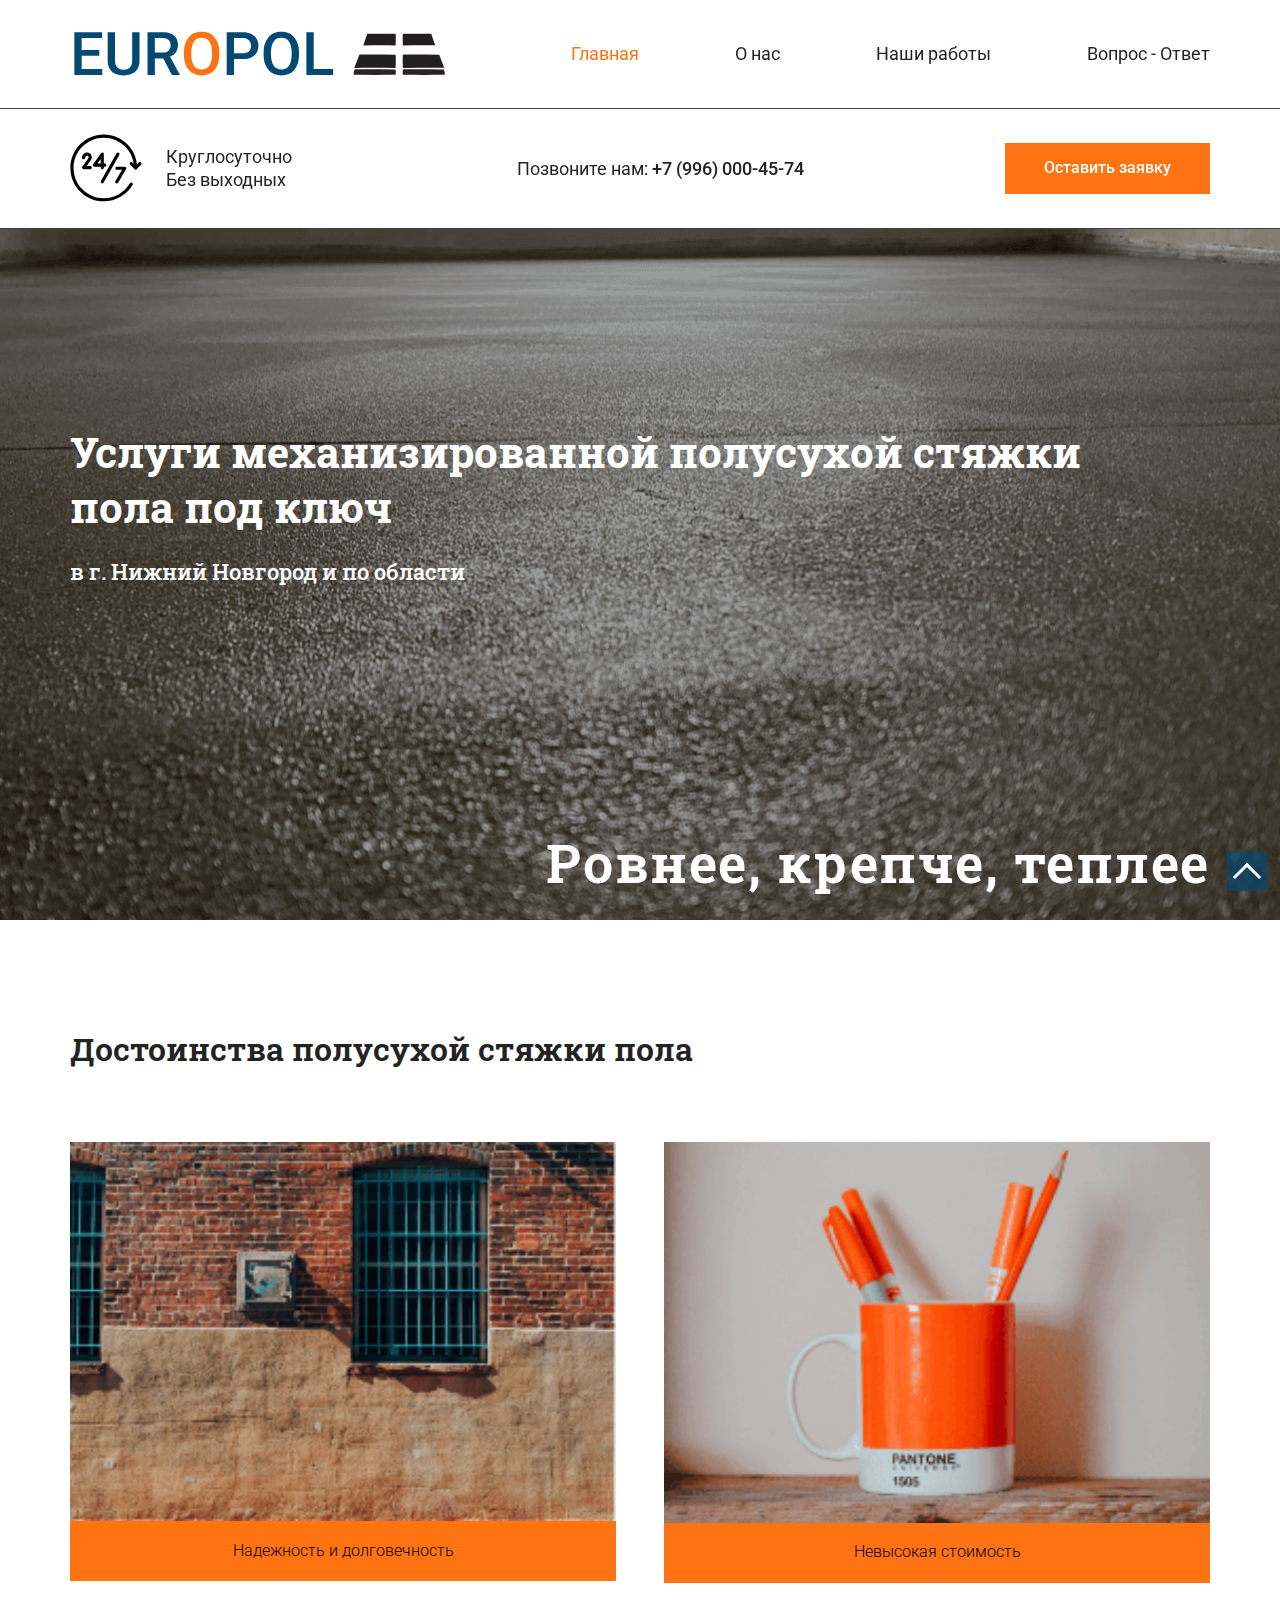
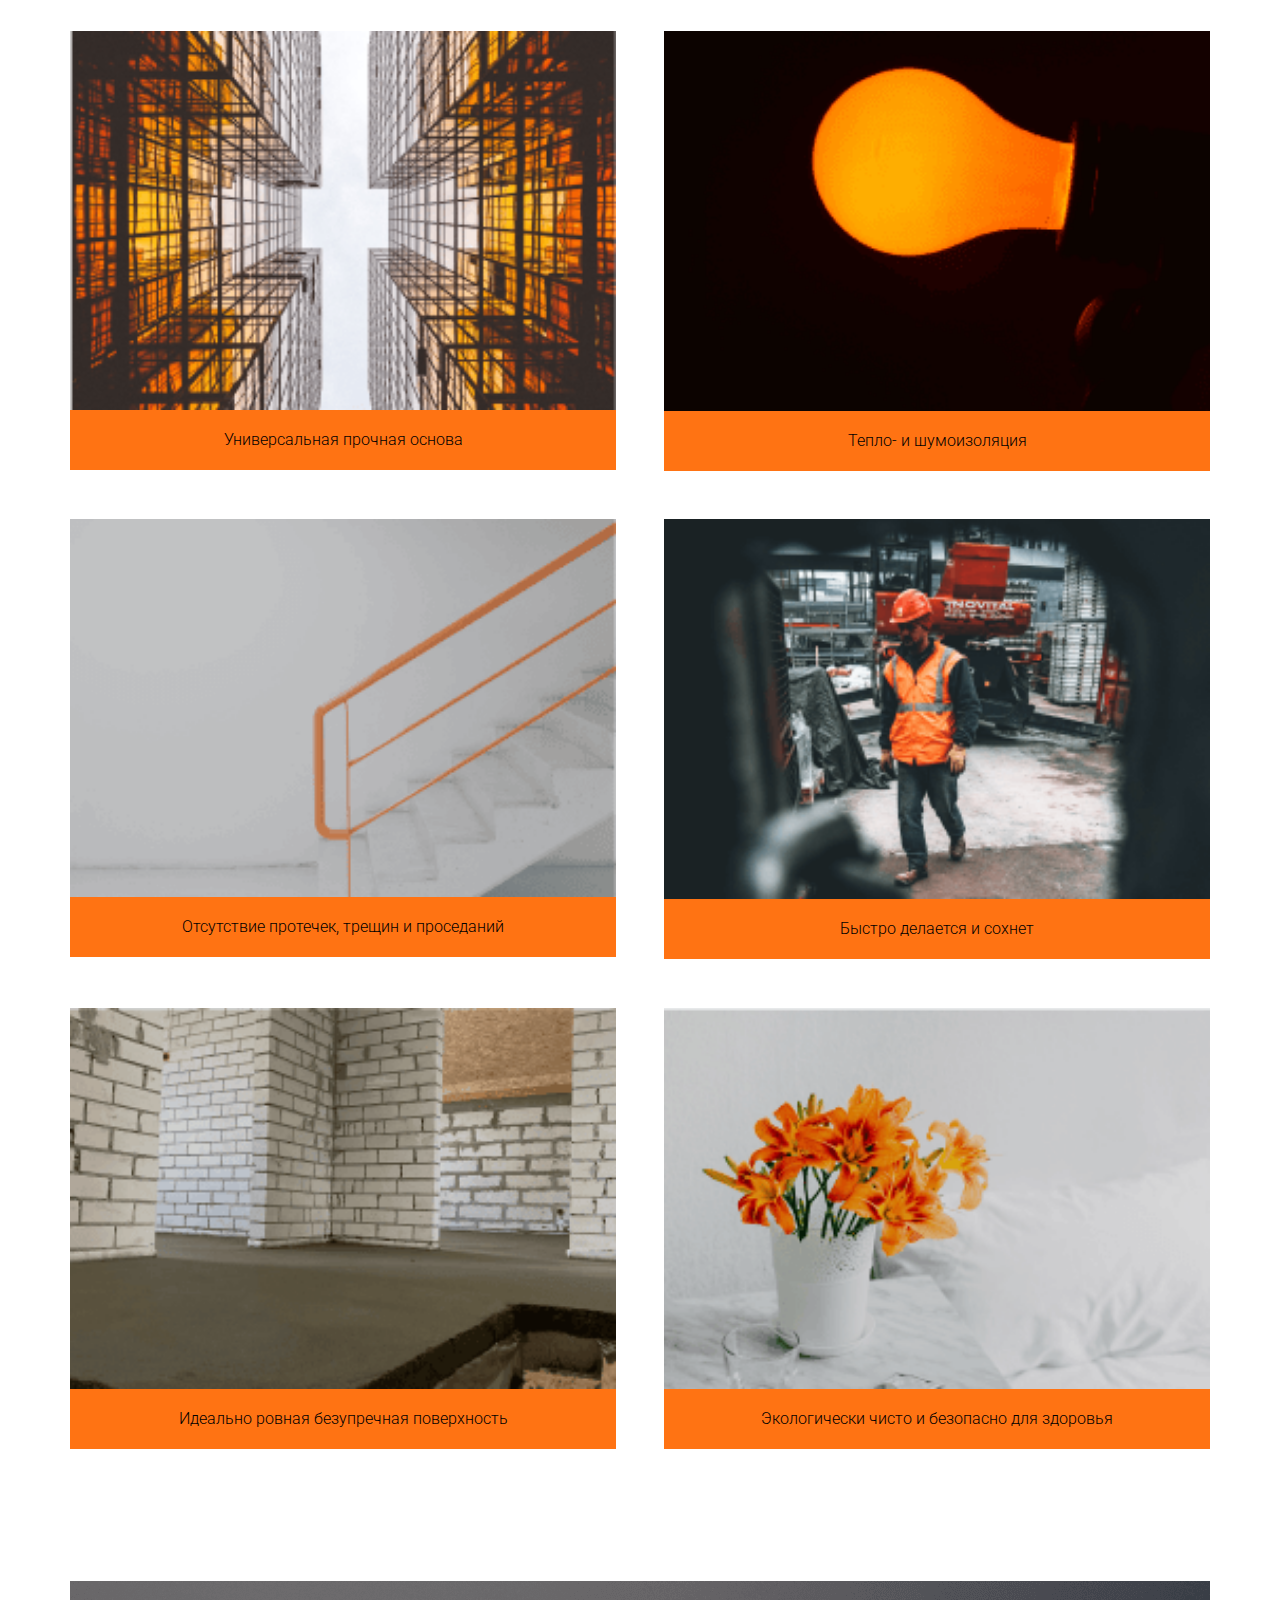
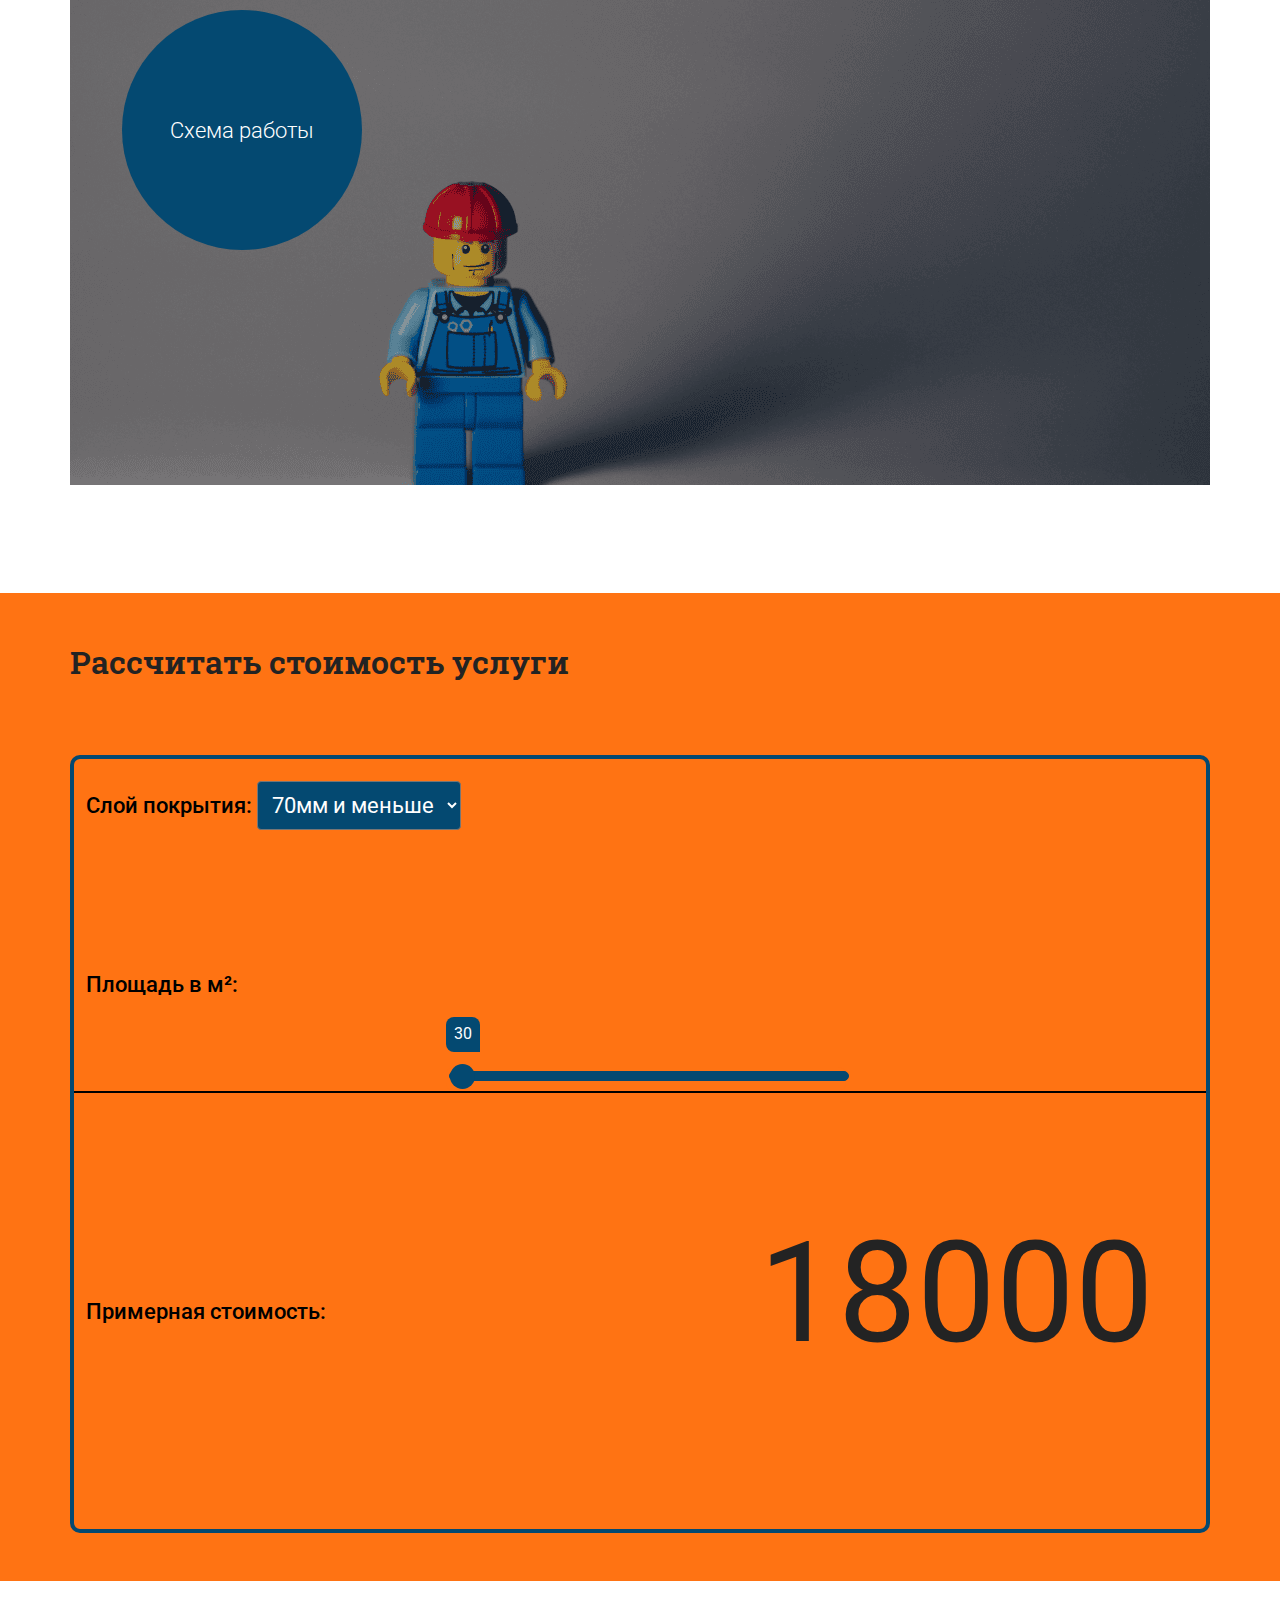
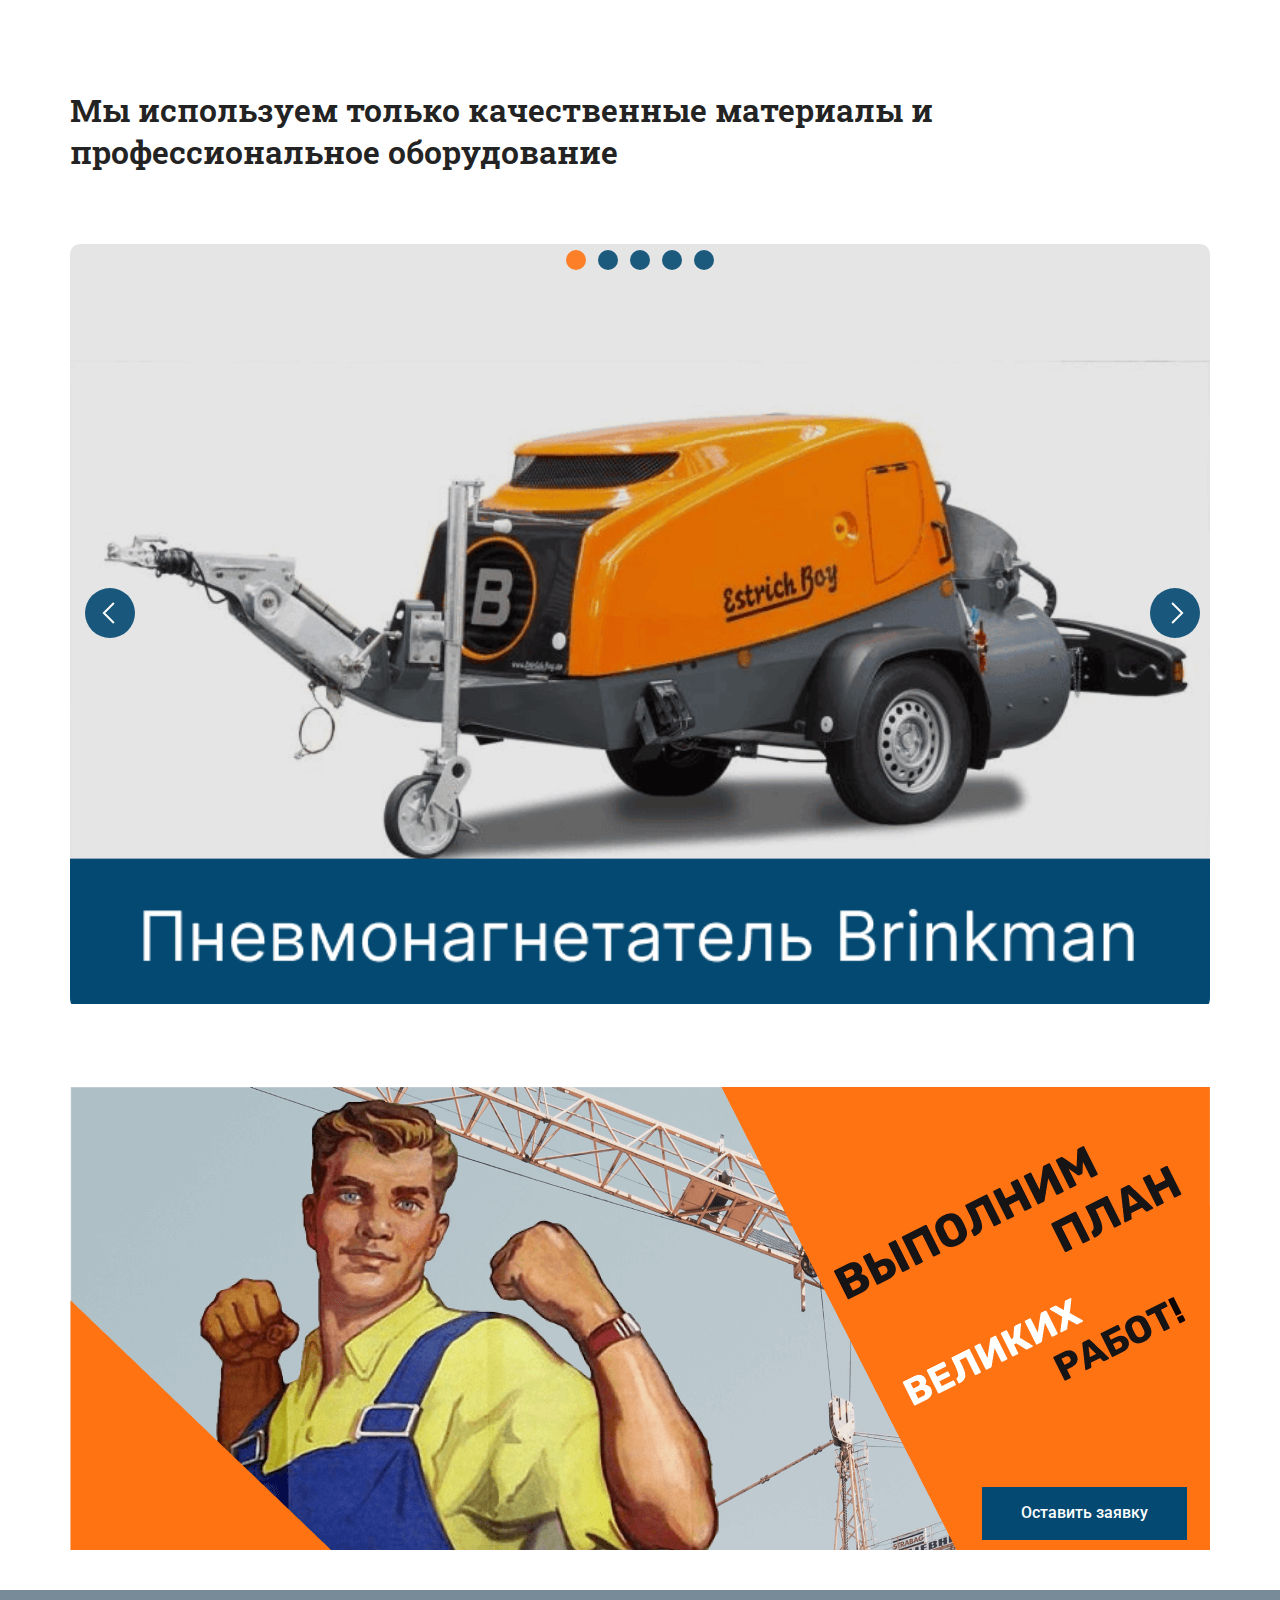
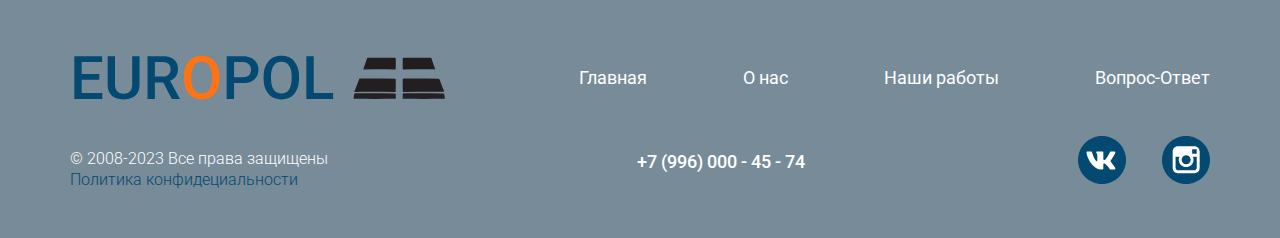
<file: index.html>
<!DOCTYPE html>
<html lang="en">

<head>
    <meta charset="UTF-8">
    <meta http-equiv="X-UA-Compatible" content="IE=edge">
    <meta name="viewport" content="width=device-width, initial-scale=1.0">
    <title>EUROPOL-Полусухая стяжка пола НН</title>
    <meta name="description"
        content="Компания EUROPOL занимается полусухой стяжкой пола в&nbsp;Нижнем Новгороде и&nbsp;по&nbsp;области.">
 
    <!-- favicon -->
    <link rel="apple-touch-icon" sizes="180x180" href="assets/favicon/apple-touch-icon.png">
    <link rel="icon" type="image/png" sizes="32x32" href="assets/favicon/favicon-32x32.png">
    <link rel="icon" type="image/png" sizes="16x16" href="assets/favicon/favicon-16x16.png">
    <link rel="manifest" href="assets/favicon/site.webmanifest">
    <link rel="mask-icon" href="assets/favicon/safari-pinned-tab.svg" color="#5bbad5">
    <meta name="msapplication-TileColor" content="#da532c">
    <meta name="theme-color" content="#ffffff">
    <!-- fonts -->
    <link rel="preconnect" href="https://fonts.googleapis.com">
    <link rel="preconnect" href="https://fonts.gstatic.com" crossorigin>
    <link
        href="https://fonts.googleapis.com/css2?family=Roboto+Slab:wght@300;400;500;600;700&family=Roboto:wght@300;400;500;700&display=swap"
        rel="stylesheet">
    <!-- styles -->
    <link rel="stylesheet" href="assets/css/normalize.css">
    <link rel="stylesheet" href="assets/css/variables.css">
    <link rel="stylesheet" href="assets/css/style.css">
    <link rel="stylesheet" href="assets/css/main.css">
</head>

<body>
    <a class="btn-up flex" href="#"></a>
    <!-- modal-form -->
    <div id="modal">
        <div class="modal__wrapp">                       
            <span class="close" id="modal--close">&times;</span>
            <div class="modal__form">
                <h2 class="modal__title">Оставить заявку</h2>
                <p>Напишите нам и мы свяжемся с Вами в течение 15 минут!</p>
                <p>* обязательные поля</p>
                <form action="/" class="form">
                    <div class="form__field">
                        <input type="text" class="input-field" placeholder="ФИО *" required>
                    </div>
                    <div class="form__field">
                        <input type="email" name="email" class="input-field" placeholder="Email">
                    </div>
                    <div class="form__field">
                        <input type="tel" name="phone" class="input-field tel" placeholder="+7(000)000-00-00 *" required>
                    </div>
                    <div class="form__field">
                        <textarea class="input-field form__textarea" placeholder="Сообщение"></textarea>
                    </div>
                    <div class="form__footer">
                        <span class="span main-text">Отправляя заявку, Вы соглашаетесь с <a href="404.html">политикой конфиденциальности</a></span>
                        <button type="submit" class="button form__submit primary-btn--orange">Отправить</button>
                    </div>
                </form>
            </div>
        </div>
    </div>
     <!-- header -->
     <header class="header">
        <div class="header__top-part">
            <div class="container flex">
                <a class="logo-link header__logo" href="/">
                    <svg width="384" height="84" viewBox="0 0 384 84" fill="none" xmlns="http://www.w3.org/2000/svg">
                        <path
                            d="M32.2559 57.0537V62.8838H9.60938V57.0537H32.2559ZM11.6895 20.2275V62.8838H4.33594V20.2275H11.6895ZM29.2969 38.04V43.7822H9.60938V38.04H29.2969ZM32.1094 20.2275V26.0869H9.60938V20.2275H32.1094ZM62.1973 20.2275H69.5215V48.7334C69.5215 51.9756 68.8184 54.6904 67.4121 56.8779C66.0059 59.0654 64.0918 60.7158 61.6699 61.8291C59.2676 62.9229 56.582 63.4697 53.6133 63.4697C50.5469 63.4697 47.8125 62.9229 45.4102 61.8291C43.0078 60.7158 41.1133 59.0654 39.7266 56.8779C38.3594 54.6904 37.6758 51.9756 37.6758 48.7334V20.2275H45V48.7334C45 50.7842 45.3516 52.4736 46.0547 53.8018C46.7578 55.1104 47.7539 56.0771 49.043 56.7021C50.332 57.3271 51.8555 57.6396 53.6133 57.6396C55.3711 57.6396 56.8848 57.3271 58.1543 56.7021C59.4434 56.0771 60.4395 55.1104 61.1426 53.8018C61.8457 52.4736 62.1973 50.7842 62.1973 48.7334V20.2275ZM77.5195 20.2275H92.6074C95.8496 20.2275 98.6133 20.7158 100.898 21.6924C103.184 22.6689 104.932 24.1143 106.143 26.0283C107.373 27.9229 107.988 30.2666 107.988 33.0596C107.988 35.1885 107.598 37.0635 106.816 38.6846C106.035 40.3057 104.932 41.6729 103.506 42.7861C102.08 43.8799 100.381 44.7295 98.4082 45.335L96.1816 46.4189H82.6172L82.5586 40.5889H92.7246C94.4824 40.5889 95.9473 40.2764 97.1191 39.6514C98.291 39.0264 99.1699 38.1768 99.7559 37.1025C100.361 36.0088 100.664 34.7783 100.664 33.4111C100.664 31.9268 100.371 30.6377 99.7852 29.5439C99.2188 28.4307 98.3398 27.5811 97.1484 26.9951C95.957 26.3896 94.4434 26.0869 92.6074 26.0869H84.873V62.8838H77.5195V20.2275ZM101.865 62.8838L91.8457 43.7236L99.5508 43.6943L109.717 62.5029V62.8838H101.865ZM172.881 46.9756H161.777V41.1455H172.881C174.814 41.1455 176.377 40.833 177.568 40.208C178.76 39.583 179.629 38.7236 180.176 37.6299C180.742 36.5166 181.025 35.2471 181.025 33.8213C181.025 32.4736 180.742 31.2139 180.176 30.042C179.629 28.8506 178.76 27.8936 177.568 27.1709C176.377 26.4482 174.814 26.0869 172.881 26.0869H164.033V62.8838H156.68V20.2275H172.881C176.182 20.2275 178.984 20.8135 181.289 21.9854C183.613 23.1377 185.381 24.7393 186.592 26.79C187.803 28.8213 188.408 31.1455 188.408 33.7627C188.408 36.5166 187.803 38.8799 186.592 40.8525C185.381 42.8252 183.613 44.3389 181.289 45.3936C178.984 46.4482 176.182 46.9756 172.881 46.9756ZM229.014 40.3838V42.7275C229.014 45.9502 228.594 48.8408 227.754 51.3994C226.914 53.958 225.713 56.1357 224.15 57.9326C222.607 59.7295 220.752 61.1064 218.584 62.0635C216.416 63.001 214.014 63.4697 211.377 63.4697C208.76 63.4697 206.367 63.001 204.199 62.0635C202.051 61.1064 200.186 59.7295 198.604 57.9326C197.021 56.1357 195.791 53.958 194.912 51.3994C194.053 48.8408 193.623 45.9502 193.623 42.7275V40.3838C193.623 37.1611 194.053 34.2803 194.912 31.7412C195.771 29.1826 196.982 27.0049 198.545 25.208C200.127 23.3916 201.992 22.0146 204.141 21.0771C206.309 20.1201 208.701 19.6416 211.318 19.6416C213.955 19.6416 216.357 20.1201 218.525 21.0771C220.693 22.0146 222.559 23.3916 224.121 25.208C225.684 27.0049 226.885 29.1826 227.725 31.7412C228.584 34.2803 229.014 37.1611 229.014 40.3838ZM221.66 42.7275V40.3252C221.66 37.9424 221.426 35.8428 220.957 34.0264C220.508 32.1904 219.834 30.6572 218.936 29.4268C218.057 28.1768 216.973 27.2393 215.684 26.6143C214.395 25.9697 212.939 25.6475 211.318 25.6475C209.697 25.6475 208.252 25.9697 206.982 26.6143C205.713 27.2393 204.629 28.1768 203.73 29.4268C202.852 30.6572 202.178 32.1904 201.709 34.0264C201.24 35.8428 201.006 37.9424 201.006 40.3252V42.7275C201.006 45.1104 201.24 47.2197 201.709 49.0557C202.178 50.8916 202.861 52.4443 203.76 53.7139C204.678 54.9639 205.771 55.9111 207.041 56.5557C208.311 57.1807 209.756 57.4932 211.377 57.4932C213.018 57.4932 214.473 57.1807 215.742 56.5557C217.012 55.9111 218.086 54.9639 218.965 53.7139C219.844 52.4443 220.508 50.8916 220.957 49.0557C221.426 47.2197 221.66 45.1104 221.66 42.7275ZM263.086 57.0537V62.8838H241.67V57.0537H263.086ZM243.721 20.2275V62.8838H236.367V20.2275H243.721Z"
                            fill="#044971" />
                        <path
                            d="M149.326 40.3838V42.7275C149.326 45.9502 148.906 48.8408 148.066 51.3994C147.227 53.958 146.025 56.1357 144.463 57.9326C142.92 59.7295 141.064 61.1064 138.896 62.0635C136.729 63.001 134.326 63.4697 131.689 63.4697C129.072 63.4697 126.68 63.001 124.512 62.0635C122.363 61.1064 120.498 59.7295 118.916 57.9326C117.334 56.1357 116.104 53.958 115.225 51.3994C114.365 48.8408 113.936 45.9502 113.936 42.7275V40.3838C113.936 37.1611 114.365 34.2803 115.225 31.7412C116.084 29.1826 117.295 27.0049 118.857 25.208C120.439 23.3916 122.305 22.0146 124.453 21.0771C126.621 20.1201 129.014 19.6416 131.631 19.6416C134.268 19.6416 136.67 20.1201 138.838 21.0771C141.006 22.0146 142.871 23.3916 144.434 25.208C145.996 27.0049 147.197 29.1826 148.037 31.7412C148.896 34.2803 149.326 37.1611 149.326 40.3838ZM141.973 42.7275V40.3252C141.973 37.9424 141.738 35.8428 141.27 34.0264C140.82 32.1904 140.146 30.6572 139.248 29.4268C138.369 28.1768 137.285 27.2393 135.996 26.6143C134.707 25.9697 133.252 25.6475 131.631 25.6475C130.01 25.6475 128.564 25.9697 127.295 26.6143C126.025 27.2393 124.941 28.1768 124.043 29.4268C123.164 30.6572 122.49 32.1904 122.021 34.0264C121.553 35.8428 121.318 37.9424 121.318 40.3252V42.7275C121.318 45.1104 121.553 47.2197 122.021 49.0557C122.49 50.8916 123.174 52.4443 124.072 53.7139C124.99 54.9639 126.084 55.9111 127.354 56.5557C128.623 57.1807 130.068 57.4932 131.689 57.4932C133.33 57.4932 134.785 57.1807 136.055 56.5557C137.324 55.9111 138.398 54.9639 139.277 53.7139C140.156 52.4443 140.82 50.8916 141.27 49.0557C141.738 47.2197 141.973 45.1104 141.973 42.7275Z"
                            fill="#FF7313" />
                        <path opacity="0.999" fill-rule="evenodd" clip-rule="evenodd"
                            d="M297.727 21.7383C306.873 21.7109 316.018 21.7383 325.163 21.8203C325.342 21.957 325.52 22.0938 325.699 22.2305C325.877 25.9504 325.842 29.6692 325.592 33.3867C314.946 33.168 304.3 33.168 293.655 33.3867C293.583 33.2773 293.512 33.168 293.44 33.0586C294.619 29.5587 295.798 26.0586 296.977 22.5586C297.126 22.2167 297.377 21.9432 297.727 21.7383Z"
                            fill="#221E1F" />
                        <path opacity="0.999" fill-rule="evenodd" clip-rule="evenodd"
                            d="M333.522 21.7383C342.597 21.7109 351.67 21.7383 360.744 21.8203C361.137 21.9024 361.387 22.0938 361.494 22.3946C362.696 26.0466 363.946 29.6832 365.245 33.3047C354.464 33.1689 343.676 33.1963 332.879 33.3867C332.629 29.7239 332.594 26.0599 332.772 22.3946C332.92 22.091 333.17 21.8722 333.522 21.7383Z"
                            fill="#221E1F" />
                        <path opacity="0.999" fill-rule="evenodd" clip-rule="evenodd"
                            d="M289.797 42.5742C301.514 42.5468 313.231 42.5742 324.949 42.6563C325.255 42.7326 325.505 42.8694 325.699 43.0664C325.877 47.3878 325.842 51.7081 325.592 56.0274C311.794 55.8366 298.005 55.8093 284.224 55.9453C285.801 51.9399 287.337 47.9204 288.832 43.8867C288.99 43.3703 289.312 42.9327 289.797 42.5742Z"
                            fill="#231E1F" />
                        <path opacity="0.998" fill-rule="evenodd" clip-rule="evenodd"
                            d="M333.522 42.5742C345.24 42.5468 356.957 42.5742 368.674 42.6563C368.996 42.7929 369.246 42.9844 369.425 43.2305C370.999 47.4499 372.607 51.6607 374.247 55.8633C360.487 55.8095 346.698 55.8643 332.879 56.0274C332.629 51.7627 332.594 47.4971 332.772 43.2305C332.92 42.927 333.17 42.7081 333.522 42.5742Z"
                            fill="#231E1F" />
                        <path opacity="0.976" fill-rule="evenodd" clip-rule="evenodd"
                            d="M285.296 57.3399C298.514 57.3125 311.731 57.3399 324.949 57.4219C325.342 57.5039 325.592 57.6954 325.699 57.9961C325.842 59.4727 325.842 60.9492 325.699 62.4258C325.52 62.5625 325.342 62.6993 325.163 62.836C311.517 62.9454 297.87 62.9454 284.224 62.836C283.775 62.532 283.561 62.1492 283.581 61.6875C283.791 60.4521 284.041 59.2217 284.331 57.9961C284.63 57.7385 284.952 57.5197 285.296 57.3399Z"
                            fill="#231E20" />
                        <path opacity="0.976" fill-rule="evenodd" clip-rule="evenodd"
                            d="M333.737 57.3399C346.955 57.3125 360.172 57.3399 373.39 57.4219C374.008 57.6826 374.329 58.0927 374.355 58.6524C374.68 59.9022 374.823 61.1601 374.783 62.4258C374.605 62.5625 374.426 62.6993 374.247 62.836C360.601 62.9454 346.955 62.9454 333.308 62.836C333.13 62.6993 332.951 62.5625 332.772 62.4258C332.629 60.9492 332.629 59.4727 332.772 57.9961C333.04 57.7184 333.362 57.4995 333.737 57.3399Z"
                            fill="#231E20" />
                    </svg>
                </a>
                <nav class="main-menu">
                    <ul class="main-menu__list main-menu__list--text flex">
                        <li class="main-menu__item main-menu__item--active"><a href="#!">Главная</a></li>
                        <li class="main-menu__item"><a href="about.html">О&nbsp;нас</a></li>
                        <li class="main-menu__item"><a href="our_works.html">Наши&nbsp;работы</a></li>
                        <li class="main-menu__item"><a href="faq.html">Вопрос&nbsp;-&nbsp;Ответ</a></li>
                    </ul>
                    <!-- mobile -->
                    <div class="mobile__wrapp">
                        <a class="phone mobile__phone" href="tel:+79960004574">+7 (996) 000-45-74</a><br>
                        <a class="mobile__btn modal--open" href="#!">Оставить заявку</a>
                    </div>
                </nav>

                <!-- hamburger -->
                <button class="header__toggle hamburger hamburger--spin" type="button">
                    <span class="hamburger-box">
                        <span class="hamburger-inner"></span>
                    </span>
                </button>
            </div>
        </div>

        <div class="header__bot-part header-bot-part">
            <div class="container flex">
                <div class="header__worktime flex">
                    <svg width="72" height="72" viewBox="0 0 72 72" fill="none" xmlns="http://www.w3.org/2000/svg">
                        <path
                            d="M20.231 37.2274H13.5734C12.9815 37.2274 12.4401 36.897 12.169 36.3715C11.8979 35.8459 11.943 35.2129 12.2852 34.7308L18.358 26.1938C18.7033 25.7094 18.7515 25.0969 18.4876 24.5555C18.369 24.3113 18.0063 23.7407 17.2136 23.7043L17.1227 23.7028C16.0376 23.7028 15.1548 24.5855 15.1548 25.6706C15.1548 26.5431 14.4467 27.2513 13.5742 27.2513C12.7017 27.2513 11.9936 26.5431 11.9936 25.6706C11.9936 22.8421 14.2942 20.5415 17.1227 20.5415C17.2002 20.5415 17.276 20.5431 17.3527 20.5462C19.0811 20.6245 20.5661 21.6053 21.3295 23.1701C22.0969 24.7444 21.946 26.6048 20.9344 28.0266L16.6375 34.0669H20.231C21.1035 34.0669 21.8116 34.775 21.8116 35.6475C21.8116 36.52 21.1043 37.2274 20.231 37.2274Z"
                            fill="black" />
                        <path
                            d="M32.2659 37.2272C31.3934 37.2272 30.6853 36.5191 30.6853 35.6466V34.7132H24.3659C23.7732 34.7132 23.2303 34.3821 22.96 33.855C22.6897 33.3278 22.7363 32.6932 23.0817 32.2111L30.9816 21.1997C31.3807 20.6417 32.0944 20.4054 32.7496 20.6164C33.4032 20.8267 33.8465 21.4344 33.8465 22.1212V31.552H34.7949C35.6674 31.552 36.3755 32.2601 36.3755 33.1326C36.3755 34.0051 35.6674 34.7132 34.7949 34.7132H33.8465V35.6466C33.8465 36.5191 33.1392 37.2272 32.2659 37.2272ZM27.4458 31.552H30.6861V27.0361L27.4458 31.552Z"
                            fill="black" />
                        <path
                            d="M46.8782 51.3786C46.6063 51.3786 46.3313 51.3082 46.08 51.162C45.3268 50.7194 45.0747 49.7513 45.5157 48.9989L52.0531 37.8531H46.879C46.0065 37.8531 45.2983 37.1458 45.2983 36.2725C45.2983 35.4 46.0065 34.6919 46.879 34.6919H54.8129C55.3796 34.6919 55.9027 34.9954 56.1841 35.4869C56.4655 35.9785 56.4631 36.5839 56.1762 37.0723L48.2415 50.5969C47.949 51.0988 47.4211 51.3786 46.8782 51.3786Z"
                            fill="black" />
                        <path
                            d="M32.2849 51.3786C32.0217 51.3786 31.7546 51.313 31.5088 51.1739C30.7493 50.7448 30.4806 49.7798 30.9105 49.0203L46.5453 21.3436C46.9744 20.5849 47.9394 20.3154 48.6989 20.7453C49.4591 21.1744 49.7271 22.1386 49.2979 22.8989L33.6624 50.5749C33.3723 51.0901 32.8365 51.3786 32.2849 51.3786Z"
                            fill="black" />
                        <path
                            d="M33.7986 69.3622C15.3803 69.3622 0.395996 54.3779 0.395996 35.9597C0.395996 17.5415 15.3803 2.55713 33.7986 2.55713C52.2168 2.55713 67.2011 17.5415 67.2011 35.9597C67.2011 36.8322 66.493 37.5403 65.6205 37.5403C64.748 37.5403 64.0399 36.8322 64.0399 35.9597C64.0399 19.2841 50.4734 5.71838 33.7986 5.71838C17.1237 5.71838 3.55725 19.2841 3.55725 35.9597C3.55725 52.6353 17.1237 66.201 33.7986 66.201C44.5041 66.201 54.5158 60.4531 59.9255 51.1993C60.3665 50.4461 61.333 50.1924 62.0878 50.6326C62.841 51.0736 63.0947 52.041 62.6544 52.7949C56.6805 63.0137 45.624 69.3622 33.7986 69.3622Z"
                            fill="black" />
                        <path
                            d="M65.6202 37.5402C65.2156 37.5402 64.8117 37.3861 64.5027 37.0771L60.1797 32.7541C59.5625 32.1368 59.5625 31.1363 60.1797 30.5191C60.797 29.9018 61.7975 29.9018 62.4147 30.5191L65.6202 33.7238L68.8257 30.5191C69.443 29.9018 70.4435 29.9018 71.0607 30.5191C71.678 31.1363 71.678 32.1368 71.0607 32.7541L66.7377 37.0771C66.4295 37.3861 66.0249 37.5402 65.6202 37.5402Z"
                            fill="black" />
                    </svg>
                    <p class="header-bot-part__text flex flex">Круглосуточно<br>Без выходных</p>
                    <p></p>
                </div>

                <div class="header__feedback">
                    <p class="header-bot-part__text">
                        Позвоните нам: <a class="phone" href="tel:+79960004574">+7 (996) 000-45-74</a>
                    </p>
                </div>

                <a class="header__btn primary-btn--orange modal--open" href="#!">Оставить заявку</a>
            </div>
        </div>
    </header>

    <!-- Main -->
    <main>

        <!-- main-banner -->
       <div class="main-banner">
           <div class="main-banner__wrapper">
               <div class="container main-banner__height main-banner--text">
                   <h1 class="main-banner__title">Услуги механизированной полусухой стяжки <br>пола под ключ</h1>
                   <h3 class="main-banner__place">в г. Нижний Новгород и по области</h3>
                   <p class="main-banner__slogan">Ровнее, крепче, теплее</p>
               </div>
           </div>
       </div>
        <!-- advantages -->
       <section class="advantages">
           <div class="container">
               <h2 class="advantages__title title">Достоинства полусухой стяжки пола</h2>
               <div class="advantages-grid">
                   <div class="advantages-grid__item">
                       <img class="advantages__pic" src="assets/images/durability.png" alt="">
                       <div class="advantages-grid__bot-block d-flex-full-center">
                           <p class="advantages-grid__text">Надежность и долговечность</p>
                       </div>
                   </div>
   
                   <div class="advantages-grid__item">
                       <img class="advantages__pic" src="assets/images/cheap.png" alt="">
                       <div class="advantages-grid__bot-block d-flex-full-center">
                           <p class="advantages-grid__text">Невысокая стоимость</p>
                       </div>
                   </div>
   
                   <div class="advantages-grid__item">
                       <img class="advantages__pic" src="assets/images/test-pic.png" alt="">
                       <div class="advantages-grid__bot-block d-flex-full-center">
                           <p class="advantages-grid__text">Универсальная прочная основа</p>
                       </div>
                   </div>
   
                   <div class="advantages-grid__item">
                       <img class="advantages__pic" src="assets/images/warm.png" alt="">
                       <div class="advantages-grid__bot-block d-flex-full-center">
                           <p class="advantages-grid__text">Тепло- и шумоизоляция</p>
                       </div>
                   </div>
   
                   <div class="advantages-grid__item">
                       <img class="advantages__pic" src="assets/images/no-leaks.png" alt="">
                       <div class="advantages-grid__bot-block d-flex-full-center">
                           <p class="advantages-grid__text">Отсутствие протечек, трещин и проседаний</p>
                       </div>
                   </div>
   
                   <div class="advantages-grid__item">
                       <img class="advantages__pic" src="assets/images/quick-work.png" alt="">
                       <div class="advantages-grid__bot-block d-flex-full-center">
                           <p class="advantages-grid__text">Быстро делается и сохнет</p>
                       </div>
                   </div>
   
                   <div class="advantages-grid__item">
                       <img class="advantages__pic" src="assets/images/perfectly-smooth.png" alt="">
                       <div class="advantages-grid__bot-block d-flex-full-center">
                           <p class="advantages-grid__text">Идеально ровная безупречная поверхность</p>
                       </div>
                   </div>
   
                   <div class="advantages-grid__item">
                       <img class="advantages__pic" src="assets/images/ecological.png" alt="">
                       <div class="advantages-grid__bot-block d-flex-full-center">
                           <p class="advantages-grid__text">Экологически чисто и безопасно для здоровья</p>
                       </div>
                   </div>
               </div>
           </div>
       </section>
        <!-- schemework -->
       <div class="schemework">
           <div class="container schemework__hover-effect">
               <div class="schemework__wrapper" onclick="toggle_visibility('list')">
                   <div class="schemework__figure ellypse">
                       <p class="ellypse__text">Схема работы</p>
                   </div>
   
                   <div class="schemework__text-block" id="list">
                       <ul class="schemework__list d-flex-column-center">
                           <li class="schemework__item">Вы звоните нам или оставляете заявку</li>
                           <li class="schemework__item">Бесплатный выезд и консультация замерщика</li>
                           <li class="schemework__item">Расчет стоимости и согласования сроков</li>
                           <li class="schemework__item">Выполнение работ</li>
                           <li class="schemework__item">Сдача объекта</li>
                       </ul>
                   </div>
               </div>
           </div>
       </div>
        <!-- calculator -->
       <div class="calculator">
           <div class="calculator__wrapper">
               <div class="container" id="width">
                   <h2 class="calculator__title title">Рассчитать стоимость услуги</h2>
                   <div class="d-flex-sb calculator__pos">
                       <div class="calculator__options">
                           <form class="calculator__form">
                               <p class="calculator__layer">Слой покрытия: <select name="Слой" class="calculator__selector" id="options">
                                       <option value="70" selected>70мм и меньше</option>
                                       <option value="80">80мм</option>
                                       <option value="90">90мм</option>
                                   </select></p>
                           </form>
                           <p class="calculator__sqr">Площадь в м²:</p>
                           <div class="calculator__slider">
                               <div class="calculator__slider-pos">
                                   <output for="calculator__range" class="metres" id="fader">30</output>
                                   <input class="calculator__range" id="volu" type="range" min="30" max="350" value="30" step="1" oninput="rangeFunc(value)">
                               </div>
                           </div>
                       </div>
                       <div class="calculator__result">
                           <p class="calculator__cost-text">Примерная стоимость: </p>
                           <label class="calculator__cost-lable">
                               <input class="calculator__cost" id="result" type="text" value="18000" disabled>
                           </label>
                       </div>
                   </div>
               </div>
           </div>
       </div>
        <!-- materials slider -->
       <div class="materials">
           <div class="container">
             <h2 class="materials__title title"> Мы используем только качественные материалы и профессиональное оборудование</h2>
             <div class="materials__slider slider">
               <div class="slider-line d-flex-full-center">
                 <div class="slide first">
                   <img src="assets/images/main-slide1.png" alt="1" />
                 </div>
                 <div class="slide">
                   <img src="assets/images/main-slide2.png" alt="2" />
                 </div>
                 <div class="slide">
                   <img src="assets/images/main-slide3.png" alt="3" />
                 </div>
                 <div class="slide">
                   <img src="assets/images/main-slide4.png" alt="4" />
                 </div>
                 <div class="slide">
                   <img src="assets/images/main-slide5.png" alt="5" />
                 </div>
               </div>
               <div class="navigation-manual d-flex-full-center">
                 <div
                   for="radio_1"
                   class="manual-btn input--active"
                   data-slide="0"
                 ></div>
                 <div for="radio_2" class="manual-btn" data-slide="1"></div>
                 <div for="radio_3" class="manual-btn" data-slide="2"></div>
                 <div for="radio_4" class="manual-btn" data-slide="3"></div>
                 <div for="radio_5" class="manual-btn" data-slide="4"></div>
               </div>
               <button class="button slider-prev slider-button">
                 <img src="assets/images/works/slider_arrow.svg" alt="Prev" />
               </button>
               <button class="button slider-next slider-button">
                 <img src="assets/images/works/slider_arrow.svg" alt="Next" />
               </button>
             </div>
           </div>
       </div>
       <!-- action banner -->
   
       <div class="action-banner">
           <div class="container action-banner__pos">
               <img class="action-banner__pic" src="assets/images/action-pic.png" alt="">
               <a class="button primary-btn primary-btn--blue action-banner__btn modal--open" href="#!">Оставить заявку</a>
           </div>
       </div>
    </main>

     <!-- footer -->
    <footer class="footer">
        <div class="footer__wrapper">
            <div class="container">
                <div class="footer__top-part flex">
                    <a class="logo-link footer__logo" href="/">
                        <svg width="384" height="84" viewBox="0 0 384 84" fill="none"
                            xmlns="http://www.w3.org/2000/svg">
                            <path
                                d="M32.2559 57.0537V62.8838H9.60938V57.0537H32.2559ZM11.6895 20.2275V62.8838H4.33594V20.2275H11.6895ZM29.2969 38.04V43.7822H9.60938V38.04H29.2969ZM32.1094 20.2275V26.0869H9.60938V20.2275H32.1094ZM62.1973 20.2275H69.5215V48.7334C69.5215 51.9756 68.8184 54.6904 67.4121 56.8779C66.0059 59.0654 64.0918 60.7158 61.6699 61.8291C59.2676 62.9229 56.582 63.4697 53.6133 63.4697C50.5469 63.4697 47.8125 62.9229 45.4102 61.8291C43.0078 60.7158 41.1133 59.0654 39.7266 56.8779C38.3594 54.6904 37.6758 51.9756 37.6758 48.7334V20.2275H45V48.7334C45 50.7842 45.3516 52.4736 46.0547 53.8018C46.7578 55.1104 47.7539 56.0771 49.043 56.7021C50.332 57.3271 51.8555 57.6396 53.6133 57.6396C55.3711 57.6396 56.8848 57.3271 58.1543 56.7021C59.4434 56.0771 60.4395 55.1104 61.1426 53.8018C61.8457 52.4736 62.1973 50.7842 62.1973 48.7334V20.2275ZM77.5195 20.2275H92.6074C95.8496 20.2275 98.6133 20.7158 100.898 21.6924C103.184 22.6689 104.932 24.1143 106.143 26.0283C107.373 27.9229 107.988 30.2666 107.988 33.0596C107.988 35.1885 107.598 37.0635 106.816 38.6846C106.035 40.3057 104.932 41.6729 103.506 42.7861C102.08 43.8799 100.381 44.7295 98.4082 45.335L96.1816 46.4189H82.6172L82.5586 40.5889H92.7246C94.4824 40.5889 95.9473 40.2764 97.1191 39.6514C98.291 39.0264 99.1699 38.1768 99.7559 37.1025C100.361 36.0088 100.664 34.7783 100.664 33.4111C100.664 31.9268 100.371 30.6377 99.7852 29.5439C99.2188 28.4307 98.3398 27.5811 97.1484 26.9951C95.957 26.3896 94.4434 26.0869 92.6074 26.0869H84.873V62.8838H77.5195V20.2275ZM101.865 62.8838L91.8457 43.7236L99.5508 43.6943L109.717 62.5029V62.8838H101.865ZM172.881 46.9756H161.777V41.1455H172.881C174.814 41.1455 176.377 40.833 177.568 40.208C178.76 39.583 179.629 38.7236 180.176 37.6299C180.742 36.5166 181.025 35.2471 181.025 33.8213C181.025 32.4736 180.742 31.2139 180.176 30.042C179.629 28.8506 178.76 27.8936 177.568 27.1709C176.377 26.4482 174.814 26.0869 172.881 26.0869H164.033V62.8838H156.68V20.2275H172.881C176.182 20.2275 178.984 20.8135 181.289 21.9854C183.613 23.1377 185.381 24.7393 186.592 26.79C187.803 28.8213 188.408 31.1455 188.408 33.7627C188.408 36.5166 187.803 38.8799 186.592 40.8525C185.381 42.8252 183.613 44.3389 181.289 45.3936C178.984 46.4482 176.182 46.9756 172.881 46.9756ZM229.014 40.3838V42.7275C229.014 45.9502 228.594 48.8408 227.754 51.3994C226.914 53.958 225.713 56.1357 224.15 57.9326C222.607 59.7295 220.752 61.1064 218.584 62.0635C216.416 63.001 214.014 63.4697 211.377 63.4697C208.76 63.4697 206.367 63.001 204.199 62.0635C202.051 61.1064 200.186 59.7295 198.604 57.9326C197.021 56.1357 195.791 53.958 194.912 51.3994C194.053 48.8408 193.623 45.9502 193.623 42.7275V40.3838C193.623 37.1611 194.053 34.2803 194.912 31.7412C195.771 29.1826 196.982 27.0049 198.545 25.208C200.127 23.3916 201.992 22.0146 204.141 21.0771C206.309 20.1201 208.701 19.6416 211.318 19.6416C213.955 19.6416 216.357 20.1201 218.525 21.0771C220.693 22.0146 222.559 23.3916 224.121 25.208C225.684 27.0049 226.885 29.1826 227.725 31.7412C228.584 34.2803 229.014 37.1611 229.014 40.3838ZM221.66 42.7275V40.3252C221.66 37.9424 221.426 35.8428 220.957 34.0264C220.508 32.1904 219.834 30.6572 218.936 29.4268C218.057 28.1768 216.973 27.2393 215.684 26.6143C214.395 25.9697 212.939 25.6475 211.318 25.6475C209.697 25.6475 208.252 25.9697 206.982 26.6143C205.713 27.2393 204.629 28.1768 203.73 29.4268C202.852 30.6572 202.178 32.1904 201.709 34.0264C201.24 35.8428 201.006 37.9424 201.006 40.3252V42.7275C201.006 45.1104 201.24 47.2197 201.709 49.0557C202.178 50.8916 202.861 52.4443 203.76 53.7139C204.678 54.9639 205.771 55.9111 207.041 56.5557C208.311 57.1807 209.756 57.4932 211.377 57.4932C213.018 57.4932 214.473 57.1807 215.742 56.5557C217.012 55.9111 218.086 54.9639 218.965 53.7139C219.844 52.4443 220.508 50.8916 220.957 49.0557C221.426 47.2197 221.66 45.1104 221.66 42.7275ZM263.086 57.0537V62.8838H241.67V57.0537H263.086ZM243.721 20.2275V62.8838H236.367V20.2275H243.721Z"
                                fill="#044971" />
                            <path
                                d="M149.326 40.3838V42.7275C149.326 45.9502 148.906 48.8408 148.066 51.3994C147.227 53.958 146.025 56.1357 144.463 57.9326C142.92 59.7295 141.064 61.1064 138.896 62.0635C136.729 63.001 134.326 63.4697 131.689 63.4697C129.072 63.4697 126.68 63.001 124.512 62.0635C122.363 61.1064 120.498 59.7295 118.916 57.9326C117.334 56.1357 116.104 53.958 115.225 51.3994C114.365 48.8408 113.936 45.9502 113.936 42.7275V40.3838C113.936 37.1611 114.365 34.2803 115.225 31.7412C116.084 29.1826 117.295 27.0049 118.857 25.208C120.439 23.3916 122.305 22.0146 124.453 21.0771C126.621 20.1201 129.014 19.6416 131.631 19.6416C134.268 19.6416 136.67 20.1201 138.838 21.0771C141.006 22.0146 142.871 23.3916 144.434 25.208C145.996 27.0049 147.197 29.1826 148.037 31.7412C148.896 34.2803 149.326 37.1611 149.326 40.3838ZM141.973 42.7275V40.3252C141.973 37.9424 141.738 35.8428 141.27 34.0264C140.82 32.1904 140.146 30.6572 139.248 29.4268C138.369 28.1768 137.285 27.2393 135.996 26.6143C134.707 25.9697 133.252 25.6475 131.631 25.6475C130.01 25.6475 128.564 25.9697 127.295 26.6143C126.025 27.2393 124.941 28.1768 124.043 29.4268C123.164 30.6572 122.49 32.1904 122.021 34.0264C121.553 35.8428 121.318 37.9424 121.318 40.3252V42.7275C121.318 45.1104 121.553 47.2197 122.021 49.0557C122.49 50.8916 123.174 52.4443 124.072 53.7139C124.99 54.9639 126.084 55.9111 127.354 56.5557C128.623 57.1807 130.068 57.4932 131.689 57.4932C133.33 57.4932 134.785 57.1807 136.055 56.5557C137.324 55.9111 138.398 54.9639 139.277 53.7139C140.156 52.4443 140.82 50.8916 141.27 49.0557C141.738 47.2197 141.973 45.1104 141.973 42.7275Z"
                                fill="#FF7313" />
                            <path opacity="0.999" fill-rule="evenodd" clip-rule="evenodd"
                                d="M297.727 21.7383C306.873 21.7109 316.018 21.7383 325.163 21.8203C325.342 21.957 325.52 22.0938 325.699 22.2305C325.877 25.9504 325.842 29.6692 325.592 33.3867C314.946 33.168 304.3 33.168 293.655 33.3867C293.583 33.2773 293.512 33.168 293.44 33.0586C294.619 29.5587 295.798 26.0586 296.977 22.5586C297.126 22.2167 297.377 21.9432 297.727 21.7383Z"
                                fill="#221E1F" />
                            <path opacity="0.999" fill-rule="evenodd" clip-rule="evenodd"
                                d="M333.522 21.7383C342.597 21.7109 351.67 21.7383 360.744 21.8203C361.137 21.9024 361.387 22.0938 361.494 22.3946C362.696 26.0466 363.946 29.6832 365.245 33.3047C354.464 33.1689 343.676 33.1963 332.879 33.3867C332.629 29.7239 332.594 26.0599 332.772 22.3946C332.92 22.091 333.17 21.8722 333.522 21.7383Z"
                                fill="#221E1F" />
                            <path opacity="0.999" fill-rule="evenodd" clip-rule="evenodd"
                                d="M289.797 42.5742C301.514 42.5468 313.231 42.5742 324.949 42.6563C325.255 42.7326 325.505 42.8694 325.699 43.0664C325.877 47.3878 325.842 51.7081 325.592 56.0274C311.794 55.8366 298.005 55.8093 284.224 55.9453C285.801 51.9399 287.337 47.9204 288.832 43.8867C288.99 43.3703 289.312 42.9327 289.797 42.5742Z"
                                fill="#231E1F" />
                            <path opacity="0.998" fill-rule="evenodd" clip-rule="evenodd"
                                d="M333.522 42.5742C345.24 42.5468 356.957 42.5742 368.674 42.6563C368.996 42.7929 369.246 42.9844 369.425 43.2305C370.999 47.4499 372.607 51.6607 374.247 55.8633C360.487 55.8095 346.698 55.8643 332.879 56.0274C332.629 51.7627 332.594 47.4971 332.772 43.2305C332.92 42.927 333.17 42.7081 333.522 42.5742Z"
                                fill="#231E1F" />
                            <path opacity="0.976" fill-rule="evenodd" clip-rule="evenodd"
                                d="M285.296 57.3399C298.514 57.3125 311.731 57.3399 324.949 57.4219C325.342 57.5039 325.592 57.6954 325.699 57.9961C325.842 59.4727 325.842 60.9492 325.699 62.4258C325.52 62.5625 325.342 62.6993 325.163 62.836C311.517 62.9454 297.87 62.9454 284.224 62.836C283.775 62.532 283.561 62.1492 283.581 61.6875C283.791 60.4521 284.041 59.2217 284.331 57.9961C284.63 57.7385 284.952 57.5197 285.296 57.3399Z"
                                fill="#231E20" />
                            <path opacity="0.976" fill-rule="evenodd" clip-rule="evenodd"
                                d="M333.737 57.3399C346.955 57.3125 360.172 57.3399 373.39 57.4219C374.008 57.6826 374.329 58.0927 374.355 58.6524C374.68 59.9022 374.823 61.1601 374.783 62.4258C374.605 62.5625 374.426 62.6993 374.247 62.836C360.601 62.9454 346.955 62.9454 333.308 62.836C333.13 62.6993 332.951 62.5625 332.772 62.4258C332.629 60.9492 332.629 59.4727 332.772 57.9961C333.04 57.7184 333.362 57.4995 333.737 57.3399Z"
                                fill="#231E20" />
                        </svg>
                    </a>
                    <nav class="main-menu">
                        <ul class="main-menu__list main-menu__list--footer-text flex">
                            <li class="main-menu__item"><a href="#!">Главная</a></li>
                            <li class="main-menu__item"><a href="about.html">О&nbsp;нас</a></li>
                            <li class="main-menu__item"><a href="our_works.html">Наши работы</a></li>
                            <li class="main-menu__item"><a href="faq.html">Вопрос-Ответ</a></li>
                        </ul>
                    </nav>
                </div>

                <div class="footer__bot-part footer-bot-part">
                    <div class="footer__bot-content flex">
                        <div class="footer__politics">
                            <p class="footer-bot-part__text">
                                &#169; 2008-2023 Все права защищены
                            </p>
                            <a class="footer-bot-part__link" href="404.html">Политика конфидециальности</a>
                        </div>

                        <div class="footer__feedback">
                            <p class="footer-bot-part__number phone">
                                <a class="phone" href="tel:+79960004574">+7 (996) 000 - 45 - 74</a>
                            </p>
                        </div>

                        <div class="footer__icons flex">
                            <a href="https://vk.com/public212690249">
                                <svg width="48" height="48" viewBox="0 0 48 48" fill="none"
                                    xmlns="http://www.w3.org/2000/svg">
                                    <g clip-path="url(#clip0_664_74)">
                                        <path
                                            d="M24 0C10.7457 0 0 10.7457 0 24C0 37.2543 10.7457 48 24 48C37.2543 48 48 37.2543 48 24C48 10.7457 37.2543 0 24 0Z"
                                            fill="#044971" />
                                        <path
                                            d="M37.2576 16.7765C37.3128 16.5953 37.3392 16.4273 37.332 16.2773C37.314 15.8429 37.0152 15.5273 36.312 15.5273H33.1704C32.3772 15.5273 32.0112 16.0073 31.7976 16.4885C31.7976 16.4885 29.8392 20.5193 27.582 23.1773C26.85 23.9465 26.478 23.9273 26.082 23.9273C25.8696 23.9273 25.3332 23.6705 25.3332 22.9661V16.7441C25.3332 15.9113 25.1256 15.5273 24.4548 15.5273H18.876C18.3876 15.5273 18.1332 15.9113 18.1332 16.2965C18.1332 17.0969 19.2108 17.2889 19.3332 19.5317V23.8793C19.3332 24.9353 19.1496 25.1273 18.7536 25.1273C17.6856 25.1273 15.5832 21.5273 14.1756 16.8089C13.8708 15.8801 13.566 15.5273 12.7728 15.5273H9.6012C8.6856 15.5273 8.5332 15.9761 8.5332 16.4561C8.5332 17.3213 9.2532 21.9989 13.1832 27.3773C16.0332 31.2773 19.788 33.5273 23.112 33.5273C25.1256 33.5273 25.332 33.0149 25.332 32.2145V28.6481C25.3332 27.6869 25.5528 27.5273 26.1936 27.5273C26.6508 27.5273 27.5832 27.8273 29.3832 29.9273C31.4592 32.3489 31.836 33.5273 33.0264 33.5273H36.168C36.8976 33.5273 37.3164 33.2213 37.3332 32.6273C37.3368 32.4761 37.3152 32.3069 37.266 32.1185C37.0332 31.4273 35.9652 29.7377 34.6332 28.1273C33.8952 27.2357 33.1668 26.3525 32.832 25.8725C32.6076 25.5593 32.5224 25.3385 32.5332 25.1273C32.544 24.9053 32.6592 24.6941 32.832 24.3989C32.8008 24.3989 36.8616 18.6977 37.2576 16.7765Z"
                                            fill="white" />
                                    </g>
                                    <defs>
                                        <clipPath id="clip0_664_74">
                                            <rect width="48" height="48" fill="white" />
                                        </clipPath>
                                    </defs>
                                </svg>
                            </a>
                            <a href="https://www.instagram.com/euro_pol152/">
                                <svg width="48" height="48" viewBox="0 0 48 48" fill="none"
                                    xmlns="http://www.w3.org/2000/svg">
                                    <g clip-path="url(#clip0_664_78)">
                                        <path
                                            d="M23.9999 0C37.2538 0 48 10.746 48 24.0001C48 37.2542 37.254 48 24.0001 48C10.7462 48 0 37.254 0 24.0001C0 10.7462 10.7445 0 23.9999 0Z"
                                            fill="#044971" />
                                        <path
                                            d="M32.4524 10.1943H15.885C13.0065 10.1943 10.6665 12.5359 10.6665 15.4129V31.9819C10.6665 34.8604 13.008 37.2004 15.885 37.2004H32.4541C35.3326 37.2004 37.6726 34.8589 37.6726 31.9819V15.4129C37.6724 12.5359 35.3309 10.1943 32.4524 10.1943ZM34.0965 13.2139L34.6875 13.2124V17.6944L30.1725 17.7094L30.1575 13.2274C30.1575 13.2274 34.0965 13.2139 34.0965 13.2139ZM24.1696 19.1793C27.9151 19.1793 28.6875 22.6953 28.6875 23.6987C28.6875 26.1872 26.6595 28.2152 24.1696 28.2152C21.6781 28.2152 19.6516 26.1872 19.6516 23.6987C19.65 22.6953 20.4241 19.1793 24.1696 19.1793ZM34.713 31.6549C34.713 33.0814 33.5536 34.2424 32.1241 34.2424H16.164C14.7359 34.2424 13.575 33.0829 13.575 31.6549V20.6914H17.3249C16.9769 21.5478 16.7804 22.7178 16.7804 23.6989C16.7804 27.77 20.0924 31.0834 24.1649 31.0834C28.2375 31.0834 31.5479 27.77 31.5479 23.6989C31.5479 22.7178 31.3513 21.5478 31.0048 20.6914H34.7098V31.6549H34.713Z"
                                            fill="white" />
                                    </g>
                                    <defs>
                                        <clipPath id="clip0_664_78">
                                            <rect width="48" height="48" fill="white" />
                                        </clipPath>
                                    </defs>
                                </svg>
                            </a>
                        </div>
                    </div>
                </div>
            </div>
        </div>
    </footer>
     <!-- js scripts -->
     <script src="assets/js/main.js"></script>
    <script src="assets/js/page-main.js"></script>
    <script src="assets/js/our_works.js"></script>
</body>

</html>
</file>
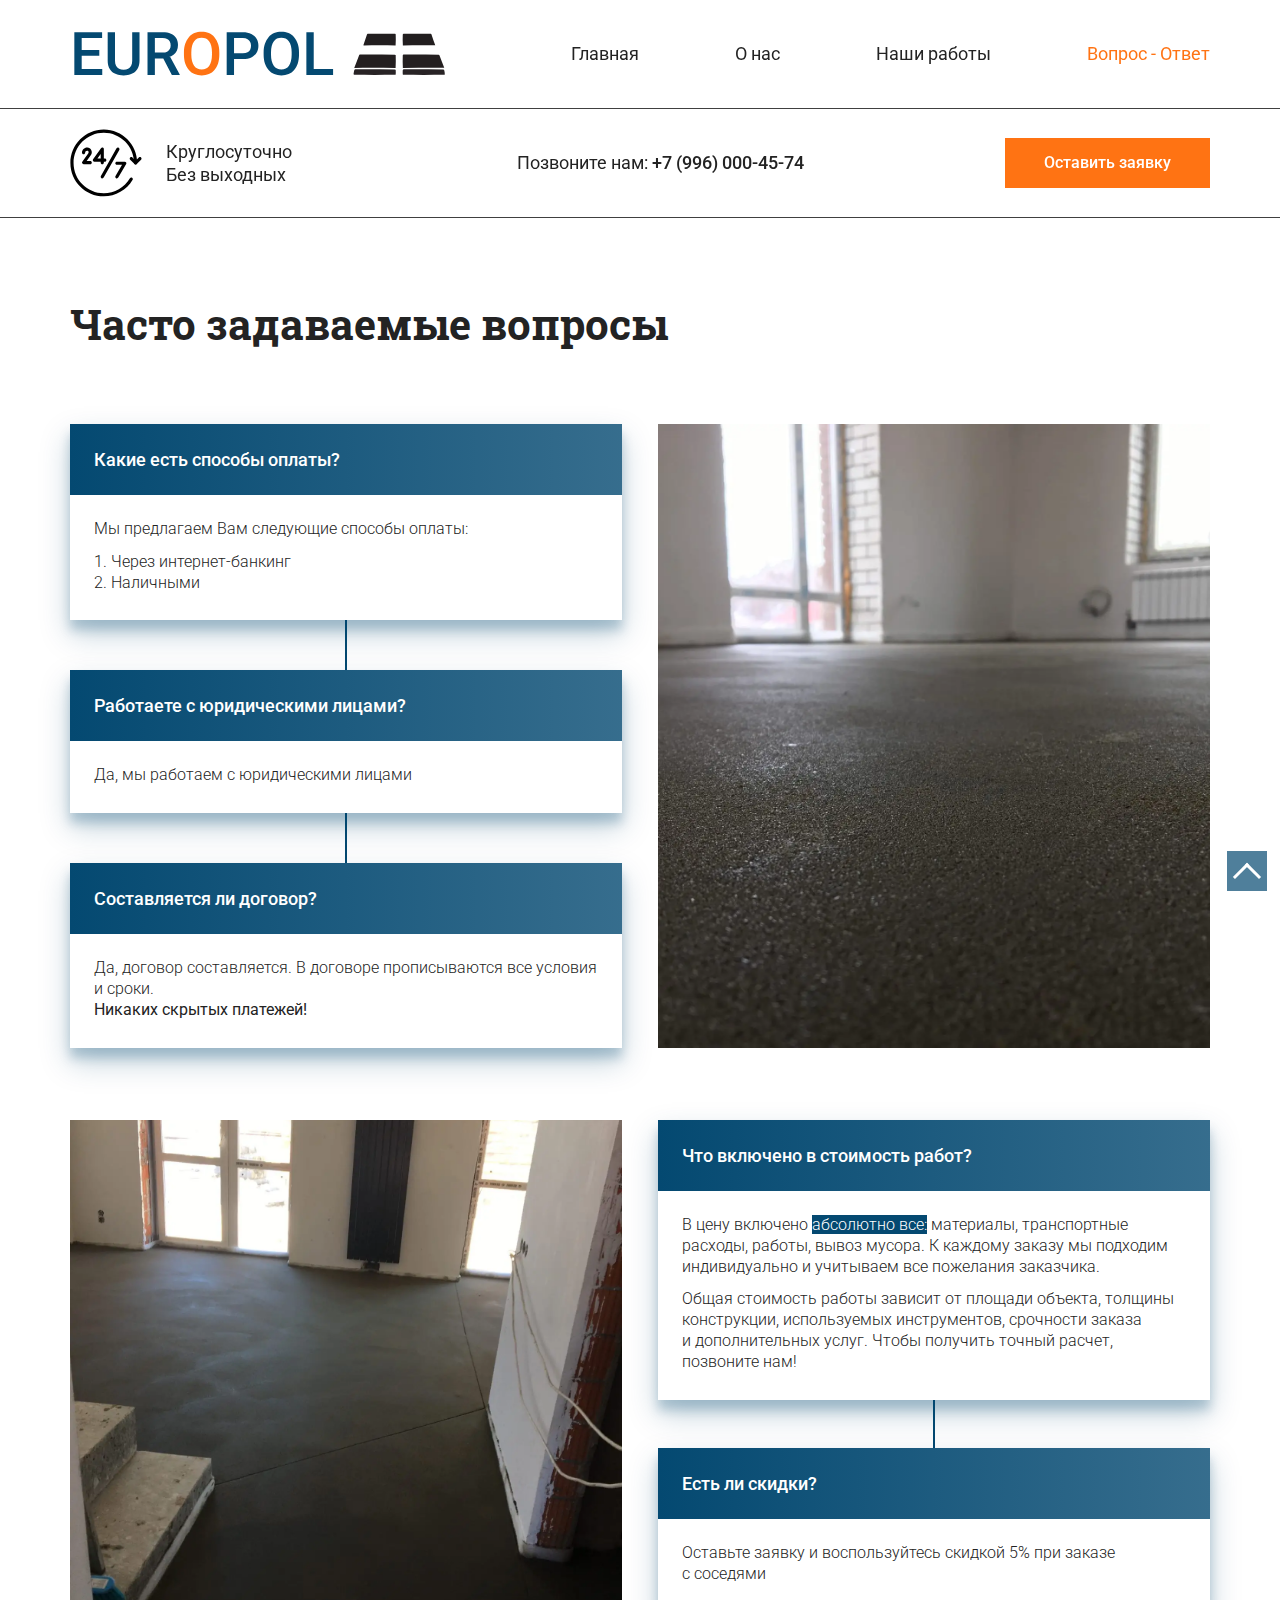
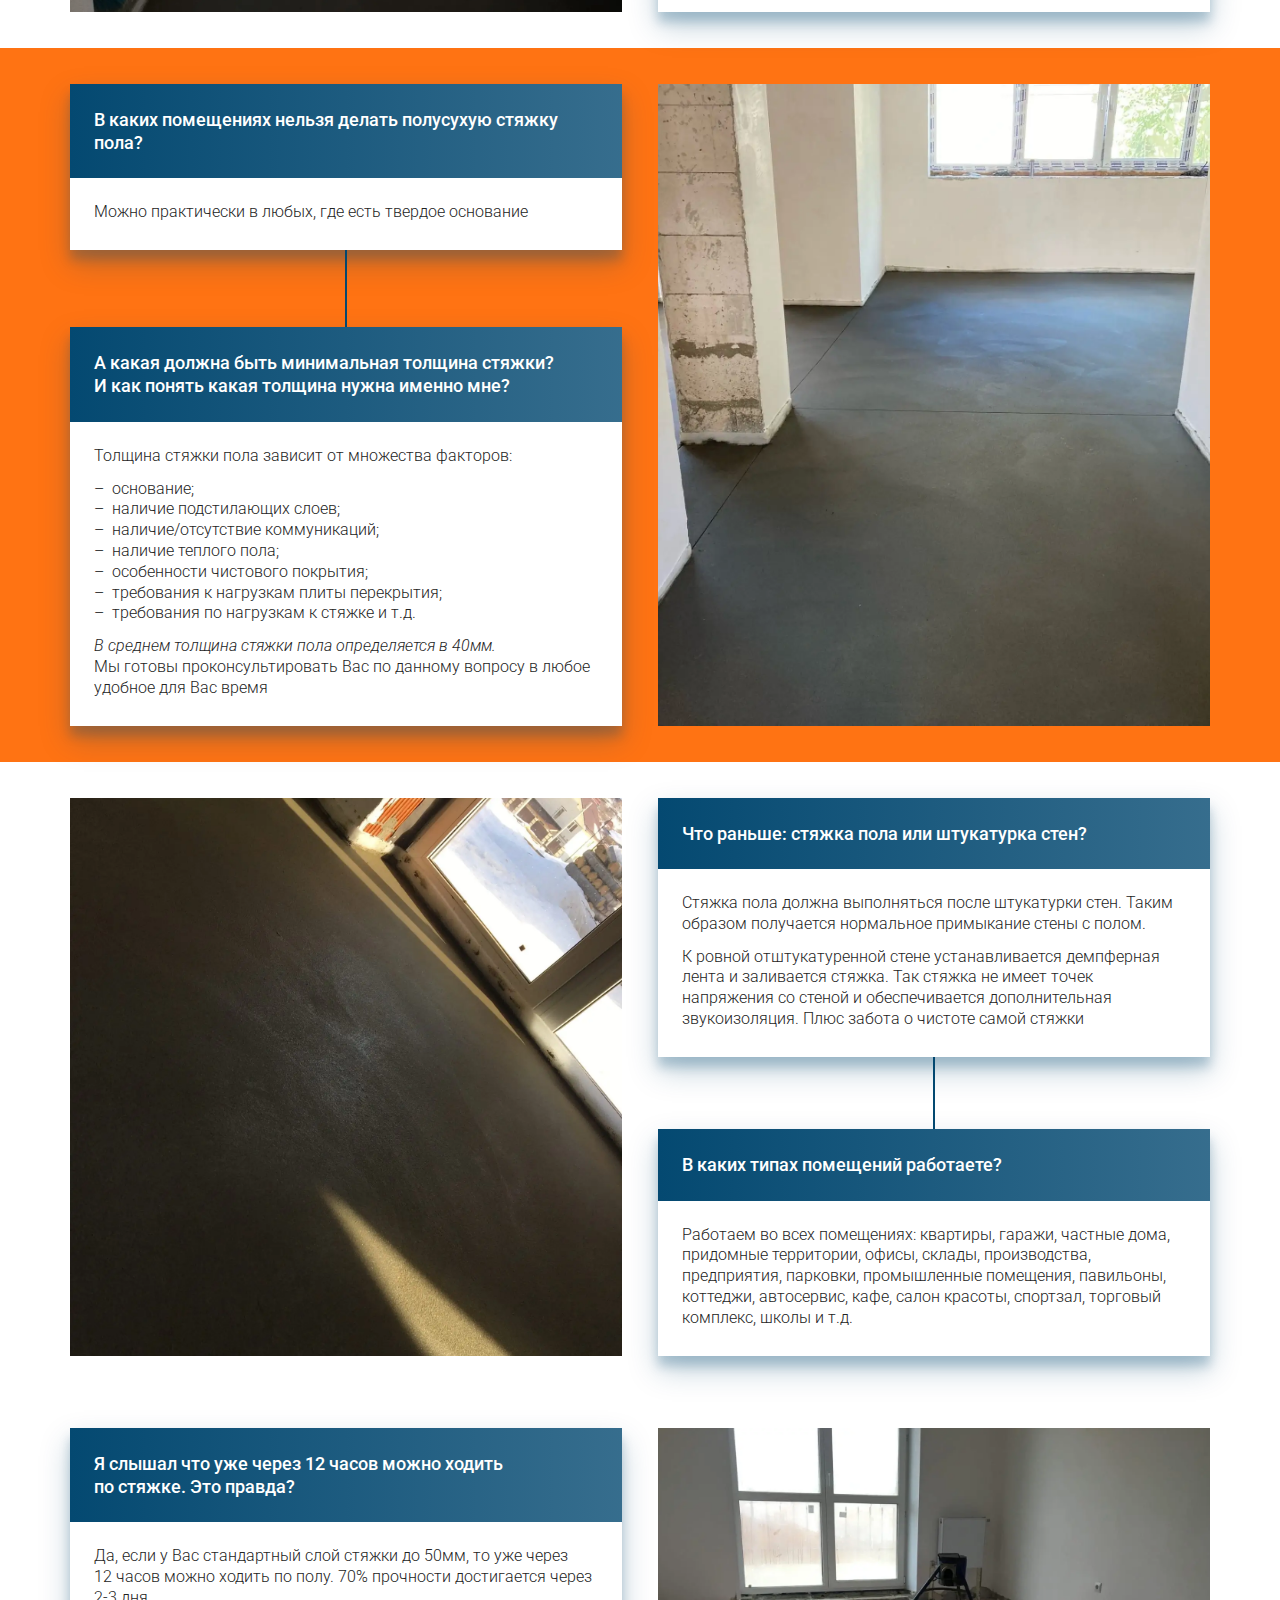
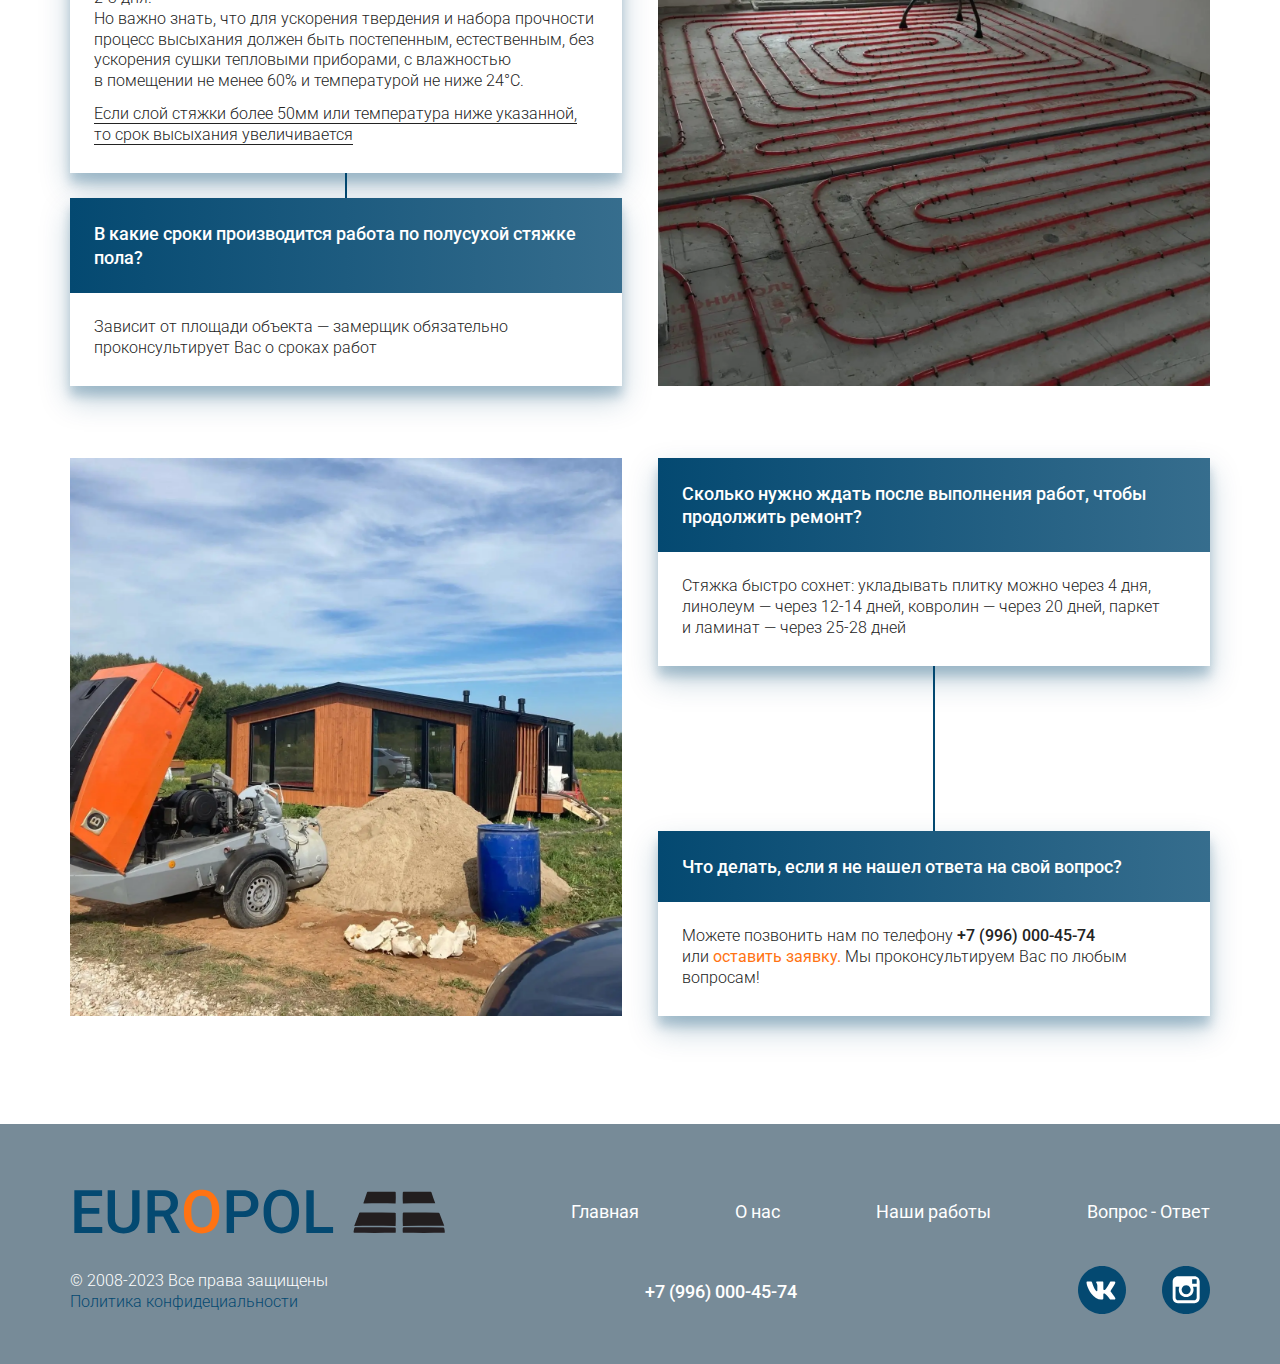
<file: faq.html>
<!DOCTYPE html>
<html lang="ru">

<head>
    <meta charset="UTF-8">
    <meta http-equiv="X-UA-Compatible" content="IE=edge">
    <meta name="viewport" content="width=device-width, initial-scale=1.0">
    <title>EUROPOL&#x2010;Полусухая стяжка пола НН. Ответы на&nbsp;часто задаваемые вопросы</title>
    <meta name="description"
        content="Компания EUROPOL занимается полусухой стяжкой пола в&nbsp;Нижнем Новгороде и&nbsp;по&nbsp;области. Здесь есть ответы на&nbsp;часто задаваемые вопросы.">

    <!-- favicon -->
    <link rel="apple-touch-icon" sizes="180x180" href="assets/favicon/apple-touch-icon.png">
    <link rel="icon" type="image/png" sizes="32x32" href="assets/favicon/favicon-32x32.png">
    <link rel="icon" type="image/png" sizes="16x16" href="assets/favicon/favicon-16x16.png">
    <link rel="manifest" href="assets/favicon/site.webmanifest">
    <link rel="mask-icon" href="assets/favicon/safari-pinned-tab.svg" color="#5bbad5">
    <meta name="msapplication-TileColor" content="#da532c">
    <meta name="theme-color" content="#ffffff">

    <!-- fonts -->
    <link rel="preconnect" href="https://fonts.googleapis.com">
    <link rel="preconnect" href="https://fonts.gstatic.com" crossorigin>
    <link
        href="https://fonts.googleapis.com/css2?family=Roboto+Slab:wght@300;400;500;600;700&family=Roboto:wght@300;400;500;700&display=swap"
        rel="stylesheet">

    <!-- styles -->
    <link rel="stylesheet" href="assets/css/normalize.css">
    <link rel="stylesheet" href="assets/css/variables.css">
    <link rel="stylesheet" href="assets/css/style.css">
    <link rel="stylesheet" href="assets/css/faq.css">
</head>

<body class="page">
    <a class="btn-up flex" href="#"></a>
    <!-- modal-form -->
    <div id="modal">
        <div class="modal__wrapp">
            <span class="close" id="modal--close">&times;</span>
            <div class="modal__form">
                <h2 class="modal__title">Оставить заявку</h2>
                <p>Напишите нам и мы свяжемся с Вами в течение 15 минут!</p>
                <p>* обязательные поля</p>
                <form action="/" class="form">
                    <div class="form__field">
                        <input type="text" class="input-field" placeholder="ФИО *" required>
                    </div>
                    <div class="form__field">
                        <input type="email" name="email" class="input-field" placeholder="Email">
                    </div>
                    <div class="form__field">
                        <input type="tel" name="phone" class="input-field tel" placeholder="+7(000)000-00-00 *"
                            required>
                    </div>
                    <div class="form__field">
                        <textarea class="input-field form__textarea" placeholder="Сообщение"></textarea>
                    </div>
                    <div class="form__footer">
                        <span class="span main-text">Отправляя заявку, Вы соглашаетесь с <a href="404.html">политикой
                                конфиденциальности</a></span>
                        <button type="submit" class="button form__submit primary-btn--orange">Отправить</button>
                    </div>
                </form>
            </div>
        </div>
    </div>
    <!-- Header -->
    <header class="header">
        <div class="header__top-part">
            <div class="container flex">
                <a class="logo-link header__logo" href="index.html">
                    <svg width="384" height="84" viewBox="0 0 384 84" fill="none" xmlns="http://www.w3.org/2000/svg">
                        <path
                            d="M32.2559 57.0537V62.8838H9.60938V57.0537H32.2559ZM11.6895 20.2275V62.8838H4.33594V20.2275H11.6895ZM29.2969 38.04V43.7822H9.60938V38.04H29.2969ZM32.1094 20.2275V26.0869H9.60938V20.2275H32.1094ZM62.1973 20.2275H69.5215V48.7334C69.5215 51.9756 68.8184 54.6904 67.4121 56.8779C66.0059 59.0654 64.0918 60.7158 61.6699 61.8291C59.2676 62.9229 56.582 63.4697 53.6133 63.4697C50.5469 63.4697 47.8125 62.9229 45.4102 61.8291C43.0078 60.7158 41.1133 59.0654 39.7266 56.8779C38.3594 54.6904 37.6758 51.9756 37.6758 48.7334V20.2275H45V48.7334C45 50.7842 45.3516 52.4736 46.0547 53.8018C46.7578 55.1104 47.7539 56.0771 49.043 56.7021C50.332 57.3271 51.8555 57.6396 53.6133 57.6396C55.3711 57.6396 56.8848 57.3271 58.1543 56.7021C59.4434 56.0771 60.4395 55.1104 61.1426 53.8018C61.8457 52.4736 62.1973 50.7842 62.1973 48.7334V20.2275ZM77.5195 20.2275H92.6074C95.8496 20.2275 98.6133 20.7158 100.898 21.6924C103.184 22.6689 104.932 24.1143 106.143 26.0283C107.373 27.9229 107.988 30.2666 107.988 33.0596C107.988 35.1885 107.598 37.0635 106.816 38.6846C106.035 40.3057 104.932 41.6729 103.506 42.7861C102.08 43.8799 100.381 44.7295 98.4082 45.335L96.1816 46.4189H82.6172L82.5586 40.5889H92.7246C94.4824 40.5889 95.9473 40.2764 97.1191 39.6514C98.291 39.0264 99.1699 38.1768 99.7559 37.1025C100.361 36.0088 100.664 34.7783 100.664 33.4111C100.664 31.9268 100.371 30.6377 99.7852 29.5439C99.2188 28.4307 98.3398 27.5811 97.1484 26.9951C95.957 26.3896 94.4434 26.0869 92.6074 26.0869H84.873V62.8838H77.5195V20.2275ZM101.865 62.8838L91.8457 43.7236L99.5508 43.6943L109.717 62.5029V62.8838H101.865ZM172.881 46.9756H161.777V41.1455H172.881C174.814 41.1455 176.377 40.833 177.568 40.208C178.76 39.583 179.629 38.7236 180.176 37.6299C180.742 36.5166 181.025 35.2471 181.025 33.8213C181.025 32.4736 180.742 31.2139 180.176 30.042C179.629 28.8506 178.76 27.8936 177.568 27.1709C176.377 26.4482 174.814 26.0869 172.881 26.0869H164.033V62.8838H156.68V20.2275H172.881C176.182 20.2275 178.984 20.8135 181.289 21.9854C183.613 23.1377 185.381 24.7393 186.592 26.79C187.803 28.8213 188.408 31.1455 188.408 33.7627C188.408 36.5166 187.803 38.8799 186.592 40.8525C185.381 42.8252 183.613 44.3389 181.289 45.3936C178.984 46.4482 176.182 46.9756 172.881 46.9756ZM229.014 40.3838V42.7275C229.014 45.9502 228.594 48.8408 227.754 51.3994C226.914 53.958 225.713 56.1357 224.15 57.9326C222.607 59.7295 220.752 61.1064 218.584 62.0635C216.416 63.001 214.014 63.4697 211.377 63.4697C208.76 63.4697 206.367 63.001 204.199 62.0635C202.051 61.1064 200.186 59.7295 198.604 57.9326C197.021 56.1357 195.791 53.958 194.912 51.3994C194.053 48.8408 193.623 45.9502 193.623 42.7275V40.3838C193.623 37.1611 194.053 34.2803 194.912 31.7412C195.771 29.1826 196.982 27.0049 198.545 25.208C200.127 23.3916 201.992 22.0146 204.141 21.0771C206.309 20.1201 208.701 19.6416 211.318 19.6416C213.955 19.6416 216.357 20.1201 218.525 21.0771C220.693 22.0146 222.559 23.3916 224.121 25.208C225.684 27.0049 226.885 29.1826 227.725 31.7412C228.584 34.2803 229.014 37.1611 229.014 40.3838ZM221.66 42.7275V40.3252C221.66 37.9424 221.426 35.8428 220.957 34.0264C220.508 32.1904 219.834 30.6572 218.936 29.4268C218.057 28.1768 216.973 27.2393 215.684 26.6143C214.395 25.9697 212.939 25.6475 211.318 25.6475C209.697 25.6475 208.252 25.9697 206.982 26.6143C205.713 27.2393 204.629 28.1768 203.73 29.4268C202.852 30.6572 202.178 32.1904 201.709 34.0264C201.24 35.8428 201.006 37.9424 201.006 40.3252V42.7275C201.006 45.1104 201.24 47.2197 201.709 49.0557C202.178 50.8916 202.861 52.4443 203.76 53.7139C204.678 54.9639 205.771 55.9111 207.041 56.5557C208.311 57.1807 209.756 57.4932 211.377 57.4932C213.018 57.4932 214.473 57.1807 215.742 56.5557C217.012 55.9111 218.086 54.9639 218.965 53.7139C219.844 52.4443 220.508 50.8916 220.957 49.0557C221.426 47.2197 221.66 45.1104 221.66 42.7275ZM263.086 57.0537V62.8838H241.67V57.0537H263.086ZM243.721 20.2275V62.8838H236.367V20.2275H243.721Z"
                            fill="#044971" />
                        <path
                            d="M149.326 40.3838V42.7275C149.326 45.9502 148.906 48.8408 148.066 51.3994C147.227 53.958 146.025 56.1357 144.463 57.9326C142.92 59.7295 141.064 61.1064 138.896 62.0635C136.729 63.001 134.326 63.4697 131.689 63.4697C129.072 63.4697 126.68 63.001 124.512 62.0635C122.363 61.1064 120.498 59.7295 118.916 57.9326C117.334 56.1357 116.104 53.958 115.225 51.3994C114.365 48.8408 113.936 45.9502 113.936 42.7275V40.3838C113.936 37.1611 114.365 34.2803 115.225 31.7412C116.084 29.1826 117.295 27.0049 118.857 25.208C120.439 23.3916 122.305 22.0146 124.453 21.0771C126.621 20.1201 129.014 19.6416 131.631 19.6416C134.268 19.6416 136.67 20.1201 138.838 21.0771C141.006 22.0146 142.871 23.3916 144.434 25.208C145.996 27.0049 147.197 29.1826 148.037 31.7412C148.896 34.2803 149.326 37.1611 149.326 40.3838ZM141.973 42.7275V40.3252C141.973 37.9424 141.738 35.8428 141.27 34.0264C140.82 32.1904 140.146 30.6572 139.248 29.4268C138.369 28.1768 137.285 27.2393 135.996 26.6143C134.707 25.9697 133.252 25.6475 131.631 25.6475C130.01 25.6475 128.564 25.9697 127.295 26.6143C126.025 27.2393 124.941 28.1768 124.043 29.4268C123.164 30.6572 122.49 32.1904 122.021 34.0264C121.553 35.8428 121.318 37.9424 121.318 40.3252V42.7275C121.318 45.1104 121.553 47.2197 122.021 49.0557C122.49 50.8916 123.174 52.4443 124.072 53.7139C124.99 54.9639 126.084 55.9111 127.354 56.5557C128.623 57.1807 130.068 57.4932 131.689 57.4932C133.33 57.4932 134.785 57.1807 136.055 56.5557C137.324 55.9111 138.398 54.9639 139.277 53.7139C140.156 52.4443 140.82 50.8916 141.27 49.0557C141.738 47.2197 141.973 45.1104 141.973 42.7275Z"
                            fill="#FF7313" />
                        <path opacity="0.999" fill-rule="evenodd" clip-rule="evenodd"
                            d="M297.727 21.7383C306.873 21.7109 316.018 21.7383 325.163 21.8203C325.342 21.957 325.52 22.0938 325.699 22.2305C325.877 25.9504 325.842 29.6692 325.592 33.3867C314.946 33.168 304.3 33.168 293.655 33.3867C293.583 33.2773 293.512 33.168 293.44 33.0586C294.619 29.5587 295.798 26.0586 296.977 22.5586C297.126 22.2167 297.377 21.9432 297.727 21.7383Z"
                            fill="#221E1F" />
                        <path opacity="0.999" fill-rule="evenodd" clip-rule="evenodd"
                            d="M333.522 21.7383C342.597 21.7109 351.67 21.7383 360.744 21.8203C361.137 21.9024 361.387 22.0938 361.494 22.3946C362.696 26.0466 363.946 29.6832 365.245 33.3047C354.464 33.1689 343.676 33.1963 332.879 33.3867C332.629 29.7239 332.594 26.0599 332.772 22.3946C332.92 22.091 333.17 21.8722 333.522 21.7383Z"
                            fill="#221E1F" />
                        <path opacity="0.999" fill-rule="evenodd" clip-rule="evenodd"
                            d="M289.797 42.5742C301.514 42.5468 313.231 42.5742 324.949 42.6563C325.255 42.7326 325.505 42.8694 325.699 43.0664C325.877 47.3878 325.842 51.7081 325.592 56.0274C311.794 55.8366 298.005 55.8093 284.224 55.9453C285.801 51.9399 287.337 47.9204 288.832 43.8867C288.99 43.3703 289.312 42.9327 289.797 42.5742Z"
                            fill="#231E1F" />
                        <path opacity="0.998" fill-rule="evenodd" clip-rule="evenodd"
                            d="M333.522 42.5742C345.24 42.5468 356.957 42.5742 368.674 42.6563C368.996 42.7929 369.246 42.9844 369.425 43.2305C370.999 47.4499 372.607 51.6607 374.247 55.8633C360.487 55.8095 346.698 55.8643 332.879 56.0274C332.629 51.7627 332.594 47.4971 332.772 43.2305C332.92 42.927 333.17 42.7081 333.522 42.5742Z"
                            fill="#231E1F" />
                        <path opacity="0.976" fill-rule="evenodd" clip-rule="evenodd"
                            d="M285.296 57.3399C298.514 57.3125 311.731 57.3399 324.949 57.4219C325.342 57.5039 325.592 57.6954 325.699 57.9961C325.842 59.4727 325.842 60.9492 325.699 62.4258C325.52 62.5625 325.342 62.6993 325.163 62.836C311.517 62.9454 297.87 62.9454 284.224 62.836C283.775 62.532 283.561 62.1492 283.581 61.6875C283.791 60.4521 284.041 59.2217 284.331 57.9961C284.63 57.7385 284.952 57.5197 285.296 57.3399Z"
                            fill="#231E20" />
                        <path opacity="0.976" fill-rule="evenodd" clip-rule="evenodd"
                            d="M333.737 57.3399C346.955 57.3125 360.172 57.3399 373.39 57.4219C374.008 57.6826 374.329 58.0927 374.355 58.6524C374.68 59.9022 374.823 61.1601 374.783 62.4258C374.605 62.5625 374.426 62.6993 374.247 62.836C360.601 62.9454 346.955 62.9454 333.308 62.836C333.13 62.6993 332.951 62.5625 332.772 62.4258C332.629 60.9492 332.629 59.4727 332.772 57.9961C333.04 57.7184 333.362 57.4995 333.737 57.3399Z"
                            fill="#231E20" />
                    </svg>
                </a>

                <nav class="main-menu">
                    <ul class="main-menu__list main-menu__list--text flex">
                        <li class="main-menu__item"><a href="index.html">Главная</a></li>
                        <li class="main-menu__item"><a href="about.html">О&nbsp;нас</a></li>
                        <li class="main-menu__item"><a href="our_works.html">Наши&nbsp;работы</a></li>
                        <li class="main-menu__item main-menu__item--active"><a href="#!">Вопрос&nbsp;-&nbsp;Ответ</a>
                        </li>
                    </ul>
                    <!-- mobile -->
                    <div class="mobile__wrapp">
                        <a class="phone mobile__phone" href="tel:+79960004574">+7 (996) 000-45-74</a><br>
                        <a class="mobile__btn modal--open" href="#!">Оставить заявку</a>
                    </div>
                </nav>
                <!-- hamburger -->
                <button class="header__toggle hamburger hamburger--spin" type="button">
                    <span class="hamburger-box">
                        <span class="hamburger-inner"></span>
                    </span>
                </button>
            </div>
        </div>

        <div class="header__bot-part header-bot-part">
            <div class="container flex">
                <div class="header__worktime flex">
                    <svg width="72" height="72" viewBox="0 0 72 72" fill="none" xmlns="http://www.w3.org/2000/svg">
                        <path
                            d="M20.231 37.2274H13.5734C12.9815 37.2274 12.4401 36.897 12.169 36.3715C11.8979 35.8459 11.943 35.2129 12.2852 34.7308L18.358 26.1938C18.7033 25.7094 18.7515 25.0969 18.4876 24.5555C18.369 24.3113 18.0063 23.7407 17.2136 23.7043L17.1227 23.7028C16.0376 23.7028 15.1548 24.5855 15.1548 25.6706C15.1548 26.5431 14.4467 27.2513 13.5742 27.2513C12.7017 27.2513 11.9936 26.5431 11.9936 25.6706C11.9936 22.8421 14.2942 20.5415 17.1227 20.5415C17.2002 20.5415 17.276 20.5431 17.3527 20.5462C19.0811 20.6245 20.5661 21.6053 21.3295 23.1701C22.0969 24.7444 21.946 26.6048 20.9344 28.0266L16.6375 34.0669H20.231C21.1035 34.0669 21.8116 34.775 21.8116 35.6475C21.8116 36.52 21.1043 37.2274 20.231 37.2274Z"
                            fill="black" />
                        <path
                            d="M32.2659 37.2272C31.3934 37.2272 30.6853 36.5191 30.6853 35.6466V34.7132H24.3659C23.7732 34.7132 23.2303 34.3821 22.96 33.855C22.6897 33.3278 22.7363 32.6932 23.0817 32.2111L30.9816 21.1997C31.3807 20.6417 32.0944 20.4054 32.7496 20.6164C33.4032 20.8267 33.8465 21.4344 33.8465 22.1212V31.552H34.7949C35.6674 31.552 36.3755 32.2601 36.3755 33.1326C36.3755 34.0051 35.6674 34.7132 34.7949 34.7132H33.8465V35.6466C33.8465 36.5191 33.1392 37.2272 32.2659 37.2272ZM27.4458 31.552H30.6861V27.0361L27.4458 31.552Z"
                            fill="black" />
                        <path
                            d="M46.8782 51.3786C46.6063 51.3786 46.3313 51.3082 46.08 51.162C45.3268 50.7194 45.0747 49.7513 45.5157 48.9989L52.0531 37.8531H46.879C46.0065 37.8531 45.2983 37.1458 45.2983 36.2725C45.2983 35.4 46.0065 34.6919 46.879 34.6919H54.8129C55.3796 34.6919 55.9027 34.9954 56.1841 35.4869C56.4655 35.9785 56.4631 36.5839 56.1762 37.0723L48.2415 50.5969C47.949 51.0988 47.4211 51.3786 46.8782 51.3786Z"
                            fill="black" />
                        <path
                            d="M32.2849 51.3786C32.0217 51.3786 31.7546 51.313 31.5088 51.1739C30.7493 50.7448 30.4806 49.7798 30.9105 49.0203L46.5453 21.3436C46.9744 20.5849 47.9394 20.3154 48.6989 20.7453C49.4591 21.1744 49.7271 22.1386 49.2979 22.8989L33.6624 50.5749C33.3723 51.0901 32.8365 51.3786 32.2849 51.3786Z"
                            fill="black" />
                        <path
                            d="M33.7986 69.3622C15.3803 69.3622 0.395996 54.3779 0.395996 35.9597C0.395996 17.5415 15.3803 2.55713 33.7986 2.55713C52.2168 2.55713 67.2011 17.5415 67.2011 35.9597C67.2011 36.8322 66.493 37.5403 65.6205 37.5403C64.748 37.5403 64.0399 36.8322 64.0399 35.9597C64.0399 19.2841 50.4734 5.71838 33.7986 5.71838C17.1237 5.71838 3.55725 19.2841 3.55725 35.9597C3.55725 52.6353 17.1237 66.201 33.7986 66.201C44.5041 66.201 54.5158 60.4531 59.9255 51.1993C60.3665 50.4461 61.333 50.1924 62.0878 50.6326C62.841 51.0736 63.0947 52.041 62.6544 52.7949C56.6805 63.0137 45.624 69.3622 33.7986 69.3622Z"
                            fill="black" />
                        <path
                            d="M65.6202 37.5402C65.2156 37.5402 64.8117 37.3861 64.5027 37.0771L60.1797 32.7541C59.5625 32.1368 59.5625 31.1363 60.1797 30.5191C60.797 29.9018 61.7975 29.9018 62.4147 30.5191L65.6202 33.7238L68.8257 30.5191C69.443 29.9018 70.4435 29.9018 71.0607 30.5191C71.678 31.1363 71.678 32.1368 71.0607 32.7541L66.7377 37.0771C66.4295 37.3861 66.0249 37.5402 65.6202 37.5402Z"
                            fill="black" />
                    </svg>
                    <p class="header-bot-part__text flex">Круглосуточно<br>Без выходных</p>
                    <p></p>
                </div>

                <div class="header__feedback">
                    <p class="header-bot-part__text">
                        Позвоните нам: <a class="phone" href="tel:+79960004574">+7 (996) 000-45-74</a>
                    </p>
                </div>

                <a class="primary-btn primary-btn--orange modal--open" href="#!">Оставить заявку</a>
            </div>
        </div>
    </header>

    <!-- Main -->
    <main>
        <!-- section faq1 -->
        <section class="faq">
            <div class="container">
                <h1 class="faq__main-title title">Часто задаваемые вопросы</h1>
                <div class="faq__content grid">
                    <div class="faq__desc flex">
                        <div class="faq__question">
                            <div class="faq__title h4">
                                Какие есть способы оплаты?
                            </div>
                            <p class="faq__main-text main-text">
                                Мы&nbsp;предлагаем Вам следующие способы оплаты:
                            </p>
                            <ul class="faq__list">
                                <li class="faq__item faq__item--marker_num">Через интернет&#x2010;банкинг</li>
                                <li class="faq__item faq__item--marker_num">Наличными</li>
                            </ul>
                        </div>
                        <div class="faq__question">
                            <div class="faq__title h4">
                                Работаете с&nbsp;юридическими лицами?
                            </div>
                            <p class="faq__main-text main-text">
                                Да, мы&nbsp;работаем с&nbsp;юридическими лицами
                            </p>
                        </div>
                        <div class="faq__question">
                            <div class="faq__title h4">
                                Составляется&nbsp;ли договор?
                            </div>
                            <p class="faq__main-text main-text">
                                Да, договор составляется. В&nbsp;договоре прописываются все условия и&nbsp;сроки.<br>
                                <strong>Никаких скрытых платежей!</strong>
                            </p>
                        </div>
                    </div>
                    <a href="#!" class="zoom">
                        <picture>
                            <source srcset="assets/images/faq_images/image1.webp" type="image/webp">
                            <img class="faq__img1" width="552" height="624" loading="lazy"
                                src="assets/images/faq_images/image1.jpg" alt="image floor screed">
                        </picture>
                    </a>
                </div>
            </div>
        </section>

        <!-- section faq2 -->
        <section class="faq">
            <div class="container">
                <div class="faq__content grid">
                    <a href="#!" class="zoom">
                        <picture>
                            <source srcset="assets/images/faq_images/image2.webp" type="image/webp">
                            <img class="faq__img2" width="552" height="492" loading="lazy"
                                src="assets/images/faq_images/image2.jpg" alt="image floor screed">
                        </picture>
                    </a>
                    <div class="faq__desc flex">
                        <div class="faq__question">
                            <div class="faq__title h4">
                                Что включено в&nbsp;стоимость работ?
                            </div>
                            <p class="faq__main-text main-text">
                                В&nbsp;цену включено <mark>абсолютно все:</mark> материалы, транспортные расходы,
                                работы, вывоз мусора. К&nbsp;каждому заказу мы&nbsp;подходим индивидуально
                                и&nbsp;учитываем все пожелания заказчика.
                            </p>
                            <p class="faq__second-p">
                                Общая стоимость работы зависит от&nbsp;площади объекта, толщины конструкции,
                                используемых инструментов, срочности заказа и&nbsp;дополнительных услуг. Чтобы получить
                                точный расчет, позвоните нам!
                            </p>
                        </div>
                        <div class="faq__question">
                            <div class="faq__title h4">
                                Есть&nbsp;ли скидки?
                            </div>
                            <p class="faq__main-text main-text">
                                Оставьте заявку и&nbsp;воспользуйтесь скидкой&nbsp;5% при заказе с&nbsp;соседями
                            </p>
                        </div>
                    </div>
                </div>
            </div>
        </section>

        <!-- section faq3 -->
        <section class="faq faq--color_orange">
            <div class="container">
                <div class="faq__content grid">
                    <div class="faq__desc flex">
                        <div class="faq__question">
                            <div class="faq__title h4">
                                В&nbsp;каких помещениях нельзя делать полусухую стяжку пола?
                            </div>
                            <p class="faq__main-text main-text">
                                Можно практически в&nbsp;любых, где есть твердое основание
                            </p>
                        </div>
                        <div class="faq__question">
                            <div class="faq__title h4">
                                А&nbsp;какая должна быть минимальная толщина стяжки? И&nbsp;как понять какая толщина
                                нужна именно мне?
                            </div>
                            <p class="faq__main-text main-text">
                                Толщина стяжки пола зависит от&nbsp;множества факторов:
                            </p>
                            <ul class="faq__list">
                                <li class="faq__item faq__item--marker_ndash">основание;</li>
                                <li class="faq__item faq__item--marker_ndash">наличие подстилающих слоев;</li>
                                <li class="faq__item faq__item--marker_ndash">наличие/отсутствие коммуникаций;</li>
                                <li class="faq__item faq__item--marker_ndash">наличие теплого пола;</li>
                                <li class="faq__item faq__item--marker_ndash">особенности чистового покрытия;</li>
                                <li class="faq__item faq__item--marker_ndash">требования к&nbsp;нагрузкам плиты
                                    перекрытия;
                                </li>
                                <li class="faq__item faq__item--marker_ndash">требования по&nbsp;нагрузкам к&nbsp;стяжке
                                    и&nbsp;т.д.
                                </li>
                            </ul>
                            <p class="faq__second-p">
                                <em>В&nbsp;среднем толщина стяжки пола определяется в&nbsp;40мм.</em><br>Мы&nbsp;готовы
                                проконсультировать Вас по&nbsp;данному вопросу в&nbsp;любое удобное для Вас время
                            </p>
                        </div>
                    </div>
                    <a href="#!" class="zoom">
                        <picture>
                            <source srcset="assets/images/faq_images/image3.webp" type="image/webp">
                            <img class="faq__img3" width="552" height="642" loading="lazy"
                                src="assets/images/faq_images/image3.jpg" alt="image floor screed">
                        </picture>
                    </a>
                </div>
            </div>
        </section>

        <!-- section faq4 -->
        <section class="faq">
            <div class="container">
                <div class="faq__content grid">
                    <a href="#!" class="zoom">
                        <picture>
                            <source srcset="assets/images/faq_images/image4.webp" type="image/webp">
                            <img class="faq__img4" width="552" height="558" loading="lazy"
                                src="assets/images/faq_images/image4.jpg" alt="image floor screed">
                        </picture>
                    </a>
                    <div class="faq__desc flex">
                        <div class="faq__question">
                            <div class="faq__title h4">
                                Что раньше: стяжка пола или штукатурка стен?
                            </div>
                            <p class="faq__main-text main-text">
                                Стяжка пола должна выполняться после штукатурки стен. Таким образом получается
                                нормальное примыкание стены с&nbsp;полом.
                            </p>
                            <p class="faq__second-p">К&nbsp;ровной отштукатуренной стене устанавливается демпферная
                                лента и&nbsp;заливается стяжка. Так стяжка не&nbsp;имеет точек напряжения со&nbsp;стеной
                                и&nbsp;обеспечивается дополнительная звукоизоляция. Плюс забота о&nbsp;чистоте самой
                                стяжки
                            </p>
                        </div>
                        <div class="faq__question">
                            <div class="faq__title h4">
                                В&nbsp;каких типах помещений работаете?
                            </div>
                            <p class="faq__main-text main-text">
                                Работаем во&nbsp;всех помещениях: квартиры, гаражи, частные дома, придомные территории,
                                офисы, склады, производства, предприятия, парковки, промышленные помещения, павильоны,
                                коттеджи, автосервис, кафе, салон красоты, спортзал, торговый комплекс, школы
                                и&nbsp;т.д.
                            </p>
                        </div>
                    </div>
                </div>
            </div>
        </section>

        <!-- section faq5 -->
        <section class="faq">
            <div class="container">
                <div class="faq__content grid">
                    <div class="faq__desc flex">
                        <div class="faq__question">
                            <div class="faq__title h4">
                                Я&nbsp;слышал что уже через 12&nbsp;часов можно ходить по&nbsp;стяжке. Это правда?
                            </div>
                            <p class="faq__main-text main-text">
                                Да, если у&nbsp;Вас стандартный слой стяжки до&nbsp;50мм, то&nbsp;уже через
                                12&nbsp;часов можно ходить по&nbsp;полу.&nbsp;70% прочности достигается через
                                2-3&nbsp;дня. <br>Но&nbsp;важно знать, что для ускорения твердения и&nbsp;набора
                                прочности процесс высыхания должен быть постепенным, естественным, без ускорения сушки
                                тепловыми приборами, с&nbsp;влажностью в&nbsp;помещении не&nbsp;менее&nbsp;60%
                                и&nbsp;температурой не&nbsp;ниже 24&deg;C.
                            </p>
                            <p class="faq__second-p">
                                <span class="text-underline">
                                    Если слой стяжки более 50мм или температура ниже указанной, то&nbsp;срок высыхания
                                    увеличивается
                                </span>
                            </p>
                        </div>
                        <div class="faq__question">
                            <div class="faq__title h4">
                                В&nbsp;какие сроки производится работа по&nbsp;полусухой стяжке пола?
                            </div>
                            <p class="faq__main-text main-text">
                                Зависит от&nbsp;площади объекта&nbsp;&mdash; замерщик обязательно проконсультирует Вас
                                о&nbsp;сроках работ
                            </p>
                        </div>
                    </div>
                    <a class="zoom5-6" href="#!">
                        <picture>
                            <source srcset="assets/images/faq_images/image5.webp" type="image/webp">
                            <img class="faq__img5" width="942" height="558" loading="lazy"
                                src="assets/images/faq_images/image5.jpg" alt="image floor screed">
                        </picture>
                    </a>

                </div>
            </div>
        </section>

        <!-- section banner -->
        <section class="faq">
            <div class="container">
                <div class="faq__content grid">
                    <a class="zoom5-6" href="#!">
                        <picture>
                            <source srcset="assets/images/faq_images/image6.webp" type="image/webp">
                            <img class="faq__img6" width="942" height="558" loading="lazy"
                                src="assets/images/faq_images/image6.jpg" alt="image floor screed">
                        </picture>
                    </a>
                    <div class="faq__desc flex">
                        <div class="faq__question">
                            <div class="faq__title h4">
                                Сколько нужно ждать после выполнения работ, чтобы продолжить ремонт?
                            </div>
                            <p class="faq__main-text main-text">
                                Стяжка быстро сохнет: укладывать плитку можно через 4&nbsp;дня,
                                линолеум&nbsp;&mdash;&nbsp;через 12&#x2010;14&nbsp;дней, ковролин&nbsp;&mdash; через
                                20&nbsp;дней, паркет и&nbsp;ламинат&nbsp;&mdash; через 25&#x2010;28 дней
                            </p>
                        </div>
                        <div class="faq__question">
                            <div class="faq__title h4">
                                Что делать, если я&nbsp;не&nbsp;нашел ответа на&nbsp;свой вопрос?
                            </div>
                            <p class="faq__main-text main-text">Можете позвонить нам по&nbsp;телефону
                                <a class="phone mobile__phone faq-mobile__phone" href="tel:+79960004574">+7 (996)
                                    000-45-74</a><br> или
                                <a class="request-link modal--open" href="#!"> оставить&nbsp;заявку. </a>
                                Мы&nbsp;проконсультируем Вас по&nbsp;любым вопросам!
                            </p>
                        </div>
                    </div>
                </div>
            </div>
        </section>
    </main>

    <!-- Footer -->
    <footer class="footer">
        <div class="footer__wrapper">
            <div class="container">
                <div class="footer__top-part flex">
                    <a class="logo-link" href="index.html">
                        <svg width="384" height="84" viewBox="0 0 384 84" fill="none"
                            xmlns="http://www.w3.org/2000/svg">
                            <path
                                d="M32.2559 57.0537V62.8838H9.60938V57.0537H32.2559ZM11.6895 20.2275V62.8838H4.33594V20.2275H11.6895ZM29.2969 38.04V43.7822H9.60938V38.04H29.2969ZM32.1094 20.2275V26.0869H9.60938V20.2275H32.1094ZM62.1973 20.2275H69.5215V48.7334C69.5215 51.9756 68.8184 54.6904 67.4121 56.8779C66.0059 59.0654 64.0918 60.7158 61.6699 61.8291C59.2676 62.9229 56.582 63.4697 53.6133 63.4697C50.5469 63.4697 47.8125 62.9229 45.4102 61.8291C43.0078 60.7158 41.1133 59.0654 39.7266 56.8779C38.3594 54.6904 37.6758 51.9756 37.6758 48.7334V20.2275H45V48.7334C45 50.7842 45.3516 52.4736 46.0547 53.8018C46.7578 55.1104 47.7539 56.0771 49.043 56.7021C50.332 57.3271 51.8555 57.6396 53.6133 57.6396C55.3711 57.6396 56.8848 57.3271 58.1543 56.7021C59.4434 56.0771 60.4395 55.1104 61.1426 53.8018C61.8457 52.4736 62.1973 50.7842 62.1973 48.7334V20.2275ZM77.5195 20.2275H92.6074C95.8496 20.2275 98.6133 20.7158 100.898 21.6924C103.184 22.6689 104.932 24.1143 106.143 26.0283C107.373 27.9229 107.988 30.2666 107.988 33.0596C107.988 35.1885 107.598 37.0635 106.816 38.6846C106.035 40.3057 104.932 41.6729 103.506 42.7861C102.08 43.8799 100.381 44.7295 98.4082 45.335L96.1816 46.4189H82.6172L82.5586 40.5889H92.7246C94.4824 40.5889 95.9473 40.2764 97.1191 39.6514C98.291 39.0264 99.1699 38.1768 99.7559 37.1025C100.361 36.0088 100.664 34.7783 100.664 33.4111C100.664 31.9268 100.371 30.6377 99.7852 29.5439C99.2188 28.4307 98.3398 27.5811 97.1484 26.9951C95.957 26.3896 94.4434 26.0869 92.6074 26.0869H84.873V62.8838H77.5195V20.2275ZM101.865 62.8838L91.8457 43.7236L99.5508 43.6943L109.717 62.5029V62.8838H101.865ZM172.881 46.9756H161.777V41.1455H172.881C174.814 41.1455 176.377 40.833 177.568 40.208C178.76 39.583 179.629 38.7236 180.176 37.6299C180.742 36.5166 181.025 35.2471 181.025 33.8213C181.025 32.4736 180.742 31.2139 180.176 30.042C179.629 28.8506 178.76 27.8936 177.568 27.1709C176.377 26.4482 174.814 26.0869 172.881 26.0869H164.033V62.8838H156.68V20.2275H172.881C176.182 20.2275 178.984 20.8135 181.289 21.9854C183.613 23.1377 185.381 24.7393 186.592 26.79C187.803 28.8213 188.408 31.1455 188.408 33.7627C188.408 36.5166 187.803 38.8799 186.592 40.8525C185.381 42.8252 183.613 44.3389 181.289 45.3936C178.984 46.4482 176.182 46.9756 172.881 46.9756ZM229.014 40.3838V42.7275C229.014 45.9502 228.594 48.8408 227.754 51.3994C226.914 53.958 225.713 56.1357 224.15 57.9326C222.607 59.7295 220.752 61.1064 218.584 62.0635C216.416 63.001 214.014 63.4697 211.377 63.4697C208.76 63.4697 206.367 63.001 204.199 62.0635C202.051 61.1064 200.186 59.7295 198.604 57.9326C197.021 56.1357 195.791 53.958 194.912 51.3994C194.053 48.8408 193.623 45.9502 193.623 42.7275V40.3838C193.623 37.1611 194.053 34.2803 194.912 31.7412C195.771 29.1826 196.982 27.0049 198.545 25.208C200.127 23.3916 201.992 22.0146 204.141 21.0771C206.309 20.1201 208.701 19.6416 211.318 19.6416C213.955 19.6416 216.357 20.1201 218.525 21.0771C220.693 22.0146 222.559 23.3916 224.121 25.208C225.684 27.0049 226.885 29.1826 227.725 31.7412C228.584 34.2803 229.014 37.1611 229.014 40.3838ZM221.66 42.7275V40.3252C221.66 37.9424 221.426 35.8428 220.957 34.0264C220.508 32.1904 219.834 30.6572 218.936 29.4268C218.057 28.1768 216.973 27.2393 215.684 26.6143C214.395 25.9697 212.939 25.6475 211.318 25.6475C209.697 25.6475 208.252 25.9697 206.982 26.6143C205.713 27.2393 204.629 28.1768 203.73 29.4268C202.852 30.6572 202.178 32.1904 201.709 34.0264C201.24 35.8428 201.006 37.9424 201.006 40.3252V42.7275C201.006 45.1104 201.24 47.2197 201.709 49.0557C202.178 50.8916 202.861 52.4443 203.76 53.7139C204.678 54.9639 205.771 55.9111 207.041 56.5557C208.311 57.1807 209.756 57.4932 211.377 57.4932C213.018 57.4932 214.473 57.1807 215.742 56.5557C217.012 55.9111 218.086 54.9639 218.965 53.7139C219.844 52.4443 220.508 50.8916 220.957 49.0557C221.426 47.2197 221.66 45.1104 221.66 42.7275ZM263.086 57.0537V62.8838H241.67V57.0537H263.086ZM243.721 20.2275V62.8838H236.367V20.2275H243.721Z"
                                fill="#044971" />
                            <path
                                d="M149.326 40.3838V42.7275C149.326 45.9502 148.906 48.8408 148.066 51.3994C147.227 53.958 146.025 56.1357 144.463 57.9326C142.92 59.7295 141.064 61.1064 138.896 62.0635C136.729 63.001 134.326 63.4697 131.689 63.4697C129.072 63.4697 126.68 63.001 124.512 62.0635C122.363 61.1064 120.498 59.7295 118.916 57.9326C117.334 56.1357 116.104 53.958 115.225 51.3994C114.365 48.8408 113.936 45.9502 113.936 42.7275V40.3838C113.936 37.1611 114.365 34.2803 115.225 31.7412C116.084 29.1826 117.295 27.0049 118.857 25.208C120.439 23.3916 122.305 22.0146 124.453 21.0771C126.621 20.1201 129.014 19.6416 131.631 19.6416C134.268 19.6416 136.67 20.1201 138.838 21.0771C141.006 22.0146 142.871 23.3916 144.434 25.208C145.996 27.0049 147.197 29.1826 148.037 31.7412C148.896 34.2803 149.326 37.1611 149.326 40.3838ZM141.973 42.7275V40.3252C141.973 37.9424 141.738 35.8428 141.27 34.0264C140.82 32.1904 140.146 30.6572 139.248 29.4268C138.369 28.1768 137.285 27.2393 135.996 26.6143C134.707 25.9697 133.252 25.6475 131.631 25.6475C130.01 25.6475 128.564 25.9697 127.295 26.6143C126.025 27.2393 124.941 28.1768 124.043 29.4268C123.164 30.6572 122.49 32.1904 122.021 34.0264C121.553 35.8428 121.318 37.9424 121.318 40.3252V42.7275C121.318 45.1104 121.553 47.2197 122.021 49.0557C122.49 50.8916 123.174 52.4443 124.072 53.7139C124.99 54.9639 126.084 55.9111 127.354 56.5557C128.623 57.1807 130.068 57.4932 131.689 57.4932C133.33 57.4932 134.785 57.1807 136.055 56.5557C137.324 55.9111 138.398 54.9639 139.277 53.7139C140.156 52.4443 140.82 50.8916 141.27 49.0557C141.738 47.2197 141.973 45.1104 141.973 42.7275Z"
                                fill="#FF7313" />
                            <path opacity="0.999" fill-rule="evenodd" clip-rule="evenodd"
                                d="M297.727 21.7383C306.873 21.7109 316.018 21.7383 325.163 21.8203C325.342 21.957 325.52 22.0938 325.699 22.2305C325.877 25.9504 325.842 29.6692 325.592 33.3867C314.946 33.168 304.3 33.168 293.655 33.3867C293.583 33.2773 293.512 33.168 293.44 33.0586C294.619 29.5587 295.798 26.0586 296.977 22.5586C297.126 22.2167 297.377 21.9432 297.727 21.7383Z"
                                fill="#221E1F" />
                            <path opacity="0.999" fill-rule="evenodd" clip-rule="evenodd"
                                d="M333.522 21.7383C342.597 21.7109 351.67 21.7383 360.744 21.8203C361.137 21.9024 361.387 22.0938 361.494 22.3946C362.696 26.0466 363.946 29.6832 365.245 33.3047C354.464 33.1689 343.676 33.1963 332.879 33.3867C332.629 29.7239 332.594 26.0599 332.772 22.3946C332.92 22.091 333.17 21.8722 333.522 21.7383Z"
                                fill="#221E1F" />
                            <path opacity="0.999" fill-rule="evenodd" clip-rule="evenodd"
                                d="M289.797 42.5742C301.514 42.5468 313.231 42.5742 324.949 42.6563C325.255 42.7326 325.505 42.8694 325.699 43.0664C325.877 47.3878 325.842 51.7081 325.592 56.0274C311.794 55.8366 298.005 55.8093 284.224 55.9453C285.801 51.9399 287.337 47.9204 288.832 43.8867C288.99 43.3703 289.312 42.9327 289.797 42.5742Z"
                                fill="#231E1F" />
                            <path opacity="0.998" fill-rule="evenodd" clip-rule="evenodd"
                                d="M333.522 42.5742C345.24 42.5468 356.957 42.5742 368.674 42.6563C368.996 42.7929 369.246 42.9844 369.425 43.2305C370.999 47.4499 372.607 51.6607 374.247 55.8633C360.487 55.8095 346.698 55.8643 332.879 56.0274C332.629 51.7627 332.594 47.4971 332.772 43.2305C332.92 42.927 333.17 42.7081 333.522 42.5742Z"
                                fill="#231E1F" />
                            <path opacity="0.976" fill-rule="evenodd" clip-rule="evenodd"
                                d="M285.296 57.3399C298.514 57.3125 311.731 57.3399 324.949 57.4219C325.342 57.5039 325.592 57.6954 325.699 57.9961C325.842 59.4727 325.842 60.9492 325.699 62.4258C325.52 62.5625 325.342 62.6993 325.163 62.836C311.517 62.9454 297.87 62.9454 284.224 62.836C283.775 62.532 283.561 62.1492 283.581 61.6875C283.791 60.4521 284.041 59.2217 284.331 57.9961C284.63 57.7385 284.952 57.5197 285.296 57.3399Z"
                                fill="#231E20" />
                            <path opacity="0.976" fill-rule="evenodd" clip-rule="evenodd"
                                d="M333.737 57.3399C346.955 57.3125 360.172 57.3399 373.39 57.4219C374.008 57.6826 374.329 58.0927 374.355 58.6524C374.68 59.9022 374.823 61.1601 374.783 62.4258C374.605 62.5625 374.426 62.6993 374.247 62.836C360.601 62.9454 346.955 62.9454 333.308 62.836C333.13 62.6993 332.951 62.5625 332.772 62.4258C332.629 60.9492 332.629 59.4727 332.772 57.9961C333.04 57.7184 333.362 57.4995 333.737 57.3399Z"
                                fill="#231E20" />
                        </svg>
                    </a>
                    <nav class="main-menu">
                        <ul class="main-menu__list main-menu__list--footer-text flex">
                            <li class="main-menu__item"><a href="index.html">Главная</a></li>
                            <li class="main-menu__item"><a href="about.html">О&nbsp;нас</a></li>
                            <li class="main-menu__item"><a href="our_works.html">Наши&nbsp;работы</a></li>
                            <li class="main-menu__item"><a href="#!">Вопрос&nbsp;-&nbsp;Ответ</a></li>
                        </ul>
                    </nav>
                </div>

                <div class="footer__bot-part footer-bot-part">
                    <div class="footer__bot-content flex">
                        <div class="footer__politics">
                            <p class="footer-bot-part__text">
                                &#169; 2008-2023 Все права защищены
                            </p>
                            <a class="footer-bot-part__link" href="404.html">Политика конфидециальности</a>
                        </div>

                        <div class="footer__feedback">
                            <p class="footer-bot-part__number phone">
                                <a class="phone mobile__phone" href="tel:+79960004574">+7 (996) 000-45-74</a>
                            </p>
                        </div>

                        <div class="footer__icons flex">
                            <a href="https://vk.com/public212690249">
                                <svg width="48" height="48" viewBox="0 0 48 48" fill="none"
                                    xmlns="http://www.w3.org/2000/svg">
                                    <g clip-path="url(#clip0_664_74)">
                                        <path
                                            d="M24 0C10.7457 0 0 10.7457 0 24C0 37.2543 10.7457 48 24 48C37.2543 48 48 37.2543 48 24C48 10.7457 37.2543 0 24 0Z"
                                            fill="#044971" />
                                        <path
                                            d="M37.2576 16.7765C37.3128 16.5953 37.3392 16.4273 37.332 16.2773C37.314 15.8429 37.0152 15.5273 36.312 15.5273H33.1704C32.3772 15.5273 32.0112 16.0073 31.7976 16.4885C31.7976 16.4885 29.8392 20.5193 27.582 23.1773C26.85 23.9465 26.478 23.9273 26.082 23.9273C25.8696 23.9273 25.3332 23.6705 25.3332 22.9661V16.7441C25.3332 15.9113 25.1256 15.5273 24.4548 15.5273H18.876C18.3876 15.5273 18.1332 15.9113 18.1332 16.2965C18.1332 17.0969 19.2108 17.2889 19.3332 19.5317V23.8793C19.3332 24.9353 19.1496 25.1273 18.7536 25.1273C17.6856 25.1273 15.5832 21.5273 14.1756 16.8089C13.8708 15.8801 13.566 15.5273 12.7728 15.5273H9.6012C8.6856 15.5273 8.5332 15.9761 8.5332 16.4561C8.5332 17.3213 9.2532 21.9989 13.1832 27.3773C16.0332 31.2773 19.788 33.5273 23.112 33.5273C25.1256 33.5273 25.332 33.0149 25.332 32.2145V28.6481C25.3332 27.6869 25.5528 27.5273 26.1936 27.5273C26.6508 27.5273 27.5832 27.8273 29.3832 29.9273C31.4592 32.3489 31.836 33.5273 33.0264 33.5273H36.168C36.8976 33.5273 37.3164 33.2213 37.3332 32.6273C37.3368 32.4761 37.3152 32.3069 37.266 32.1185C37.0332 31.4273 35.9652 29.7377 34.6332 28.1273C33.8952 27.2357 33.1668 26.3525 32.832 25.8725C32.6076 25.5593 32.5224 25.3385 32.5332 25.1273C32.544 24.9053 32.6592 24.6941 32.832 24.3989C32.8008 24.3989 36.8616 18.6977 37.2576 16.7765Z"
                                            fill="white" />
                                    </g>
                                    <defs>
                                        <clipPath id="clip0_664_74">
                                            <rect width="48" height="48" fill="white" />
                                        </clipPath>
                                    </defs>
                                </svg>
                            </a>
                            <a href="https://www.instagram.com/euro_pol152/">
                                <svg width="48" height="48" viewBox="0 0 48 48" fill="none"
                                    xmlns="http://www.w3.org/2000/svg">
                                    <g clip-path="url(#clip0_664_78)">
                                        <path
                                            d="M23.9999 0C37.2538 0 48 10.746 48 24.0001C48 37.2542 37.254 48 24.0001 48C10.7462 48 0 37.254 0 24.0001C0 10.7462 10.7445 0 23.9999 0Z"
                                            fill="#044971" />
                                        <path
                                            d="M32.4524 10.1943H15.885C13.0065 10.1943 10.6665 12.5359 10.6665 15.4129V31.9819C10.6665 34.8604 13.008 37.2004 15.885 37.2004H32.4541C35.3326 37.2004 37.6726 34.8589 37.6726 31.9819V15.4129C37.6724 12.5359 35.3309 10.1943 32.4524 10.1943ZM34.0965 13.2139L34.6875 13.2124V17.6944L30.1725 17.7094L30.1575 13.2274C30.1575 13.2274 34.0965 13.2139 34.0965 13.2139ZM24.1696 19.1793C27.9151 19.1793 28.6875 22.6953 28.6875 23.6987C28.6875 26.1872 26.6595 28.2152 24.1696 28.2152C21.6781 28.2152 19.6516 26.1872 19.6516 23.6987C19.65 22.6953 20.4241 19.1793 24.1696 19.1793ZM34.713 31.6549C34.713 33.0814 33.5536 34.2424 32.1241 34.2424H16.164C14.7359 34.2424 13.575 33.0829 13.575 31.6549V20.6914H17.3249C16.9769 21.5478 16.7804 22.7178 16.7804 23.6989C16.7804 27.77 20.0924 31.0834 24.1649 31.0834C28.2375 31.0834 31.5479 27.77 31.5479 23.6989C31.5479 22.7178 31.3513 21.5478 31.0048 20.6914H34.7098V31.6549H34.713Z"
                                            fill="white" />
                                    </g>
                                    <defs>
                                        <clipPath id="clip0_664_78">
                                            <rect width="48" height="48" fill="white" />
                                        </clipPath>
                                    </defs>
                                </svg>
                            </a>
                        </div>
                    </div>
                </div>
            </div>
        </div>
    </footer>
    <script src="assets/js/page-main.js"></script>
    <script src="assets/js/main.js"></script>
</body>

</html>
</file>
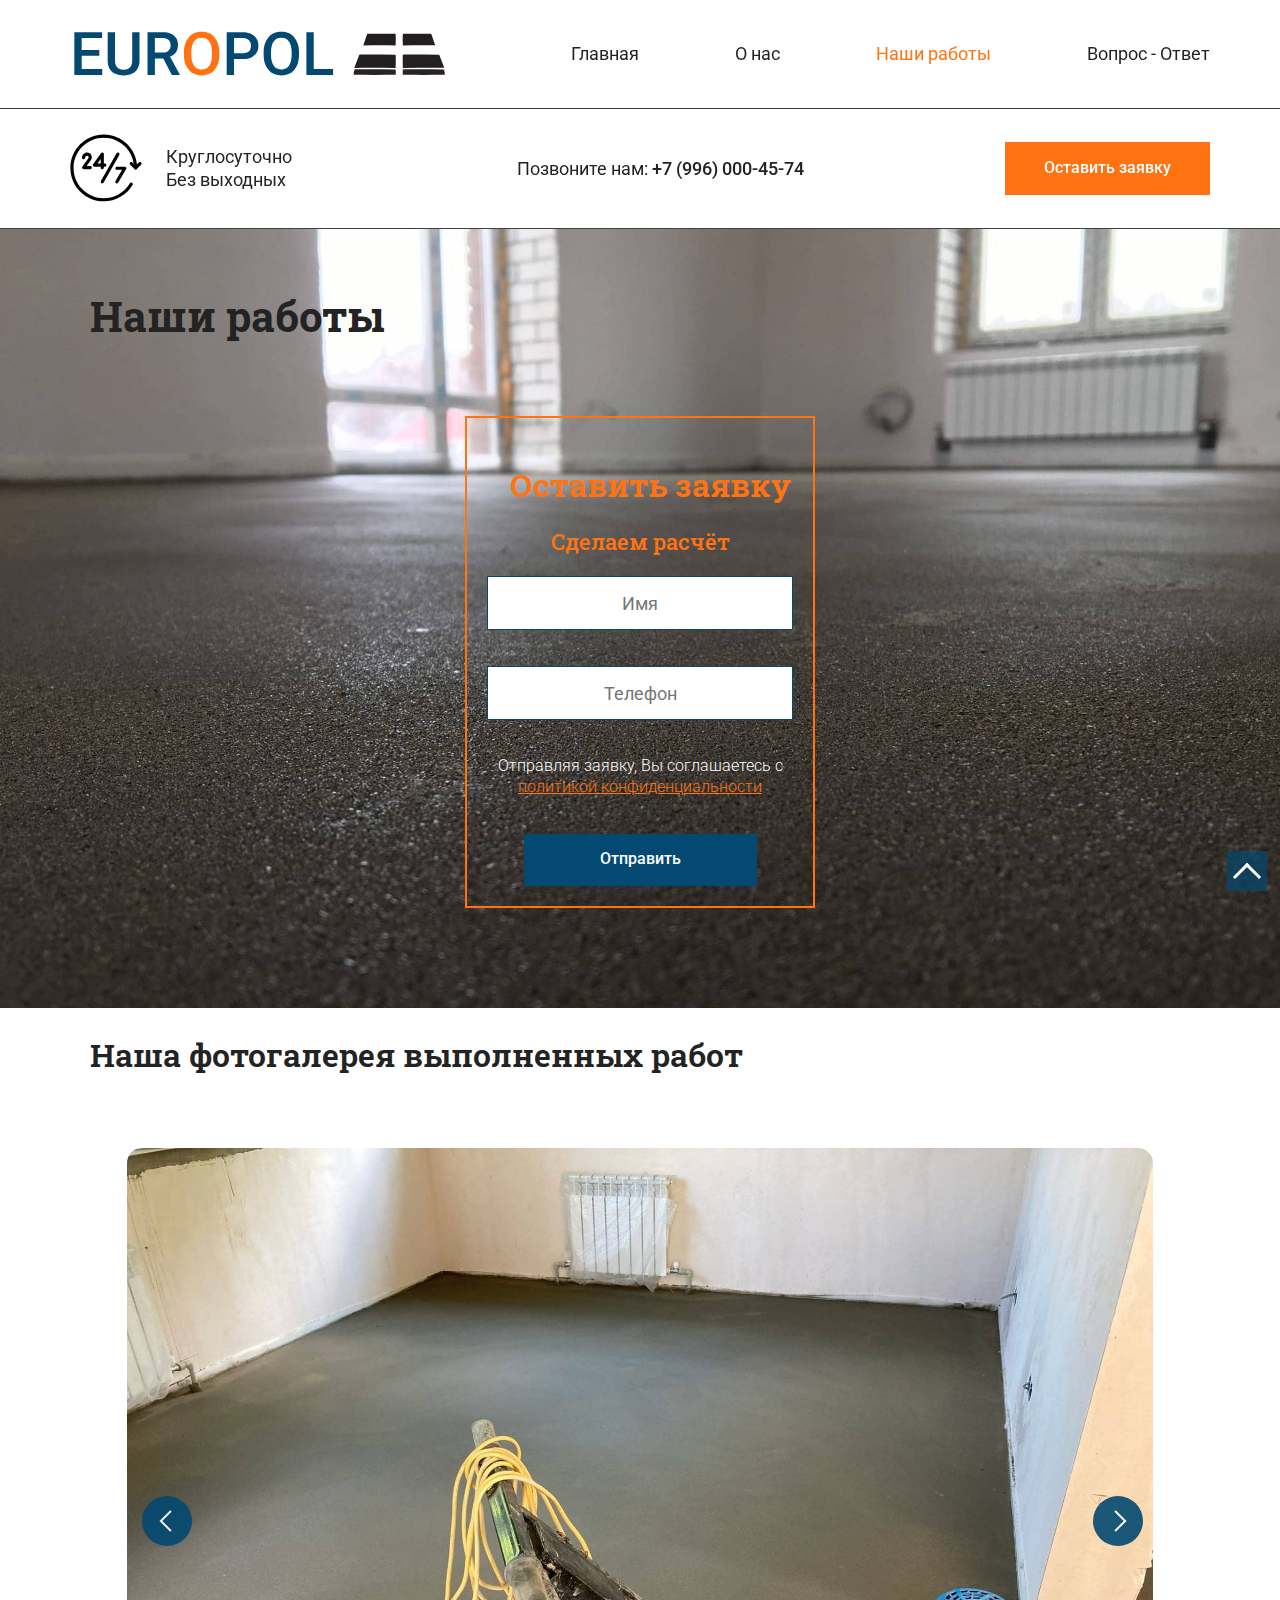
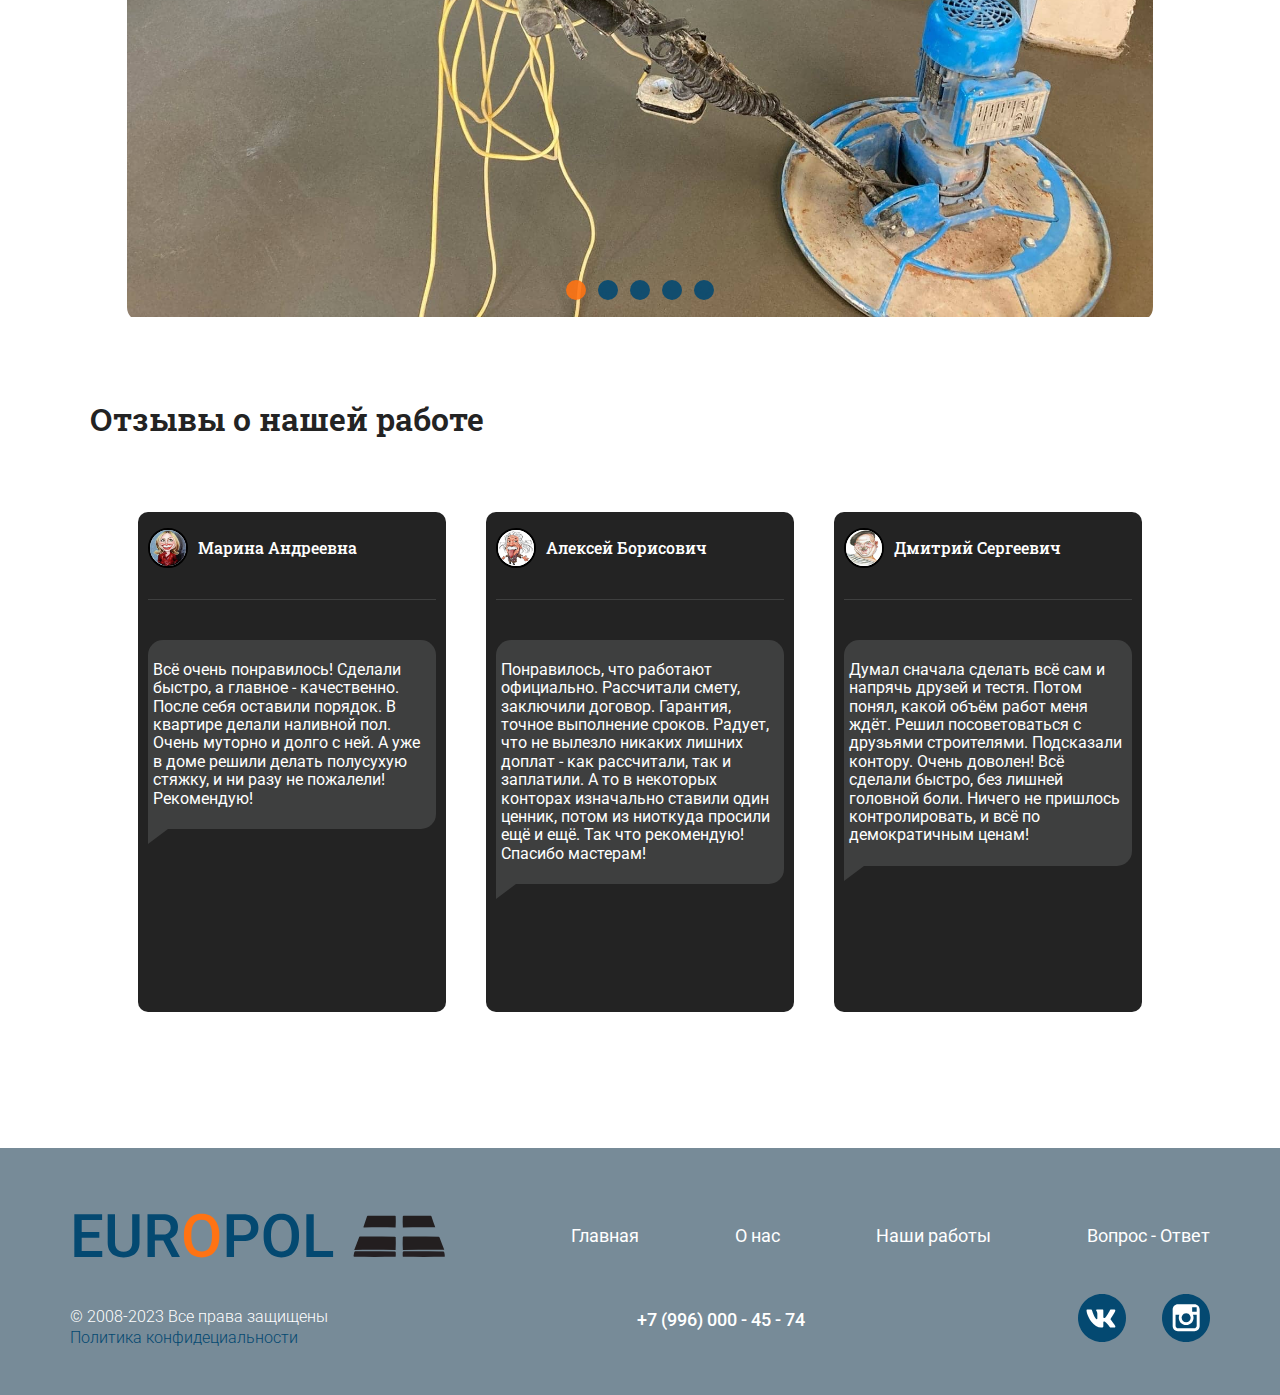
<file: our_works.html>
<!DOCTYPE html>
<html lang="ru">
  <head>
    <meta charset="UTF-8" />
    <meta http-equiv="X-UA-Compatible" content="IE=edge">
    <meta name="viewport" content="width=device-width, initial-scale=1.0">
    <title>EUROPOL-Полусухая стяжка пола НН-Наши работы</title>
    <meta name="description"
        content="Компания EUROPOL занимается полусухой стяжкой пола в&nbsp;Нижнем Новгороде и&nbsp;по&nbsp;области. Наши работы">

    <!-- favicon -->
    <link rel="apple-touch-icon" sizes="180x180" href="assets/favicon/apple-touch-icon.png">
    <link rel="icon" type="image/png" sizes="32x32" href="assets/favicon/favicon-32x32.png">
    <link rel="icon" type="image/png" sizes="16x16" href="assets/favicon/favicon-16x16.png">
    <link rel="manifest" href="assets/favicon/site.webmanifest">
    <link rel="mask-icon" href="assets/favicon/safari-pinned-tab.svg" color="#5bbad5">
    <meta name="msapplication-TileColor" content="#da532c">
    <meta name="theme-color" content="#ffffff">

    <!-- fonts -->
    <link rel="preconnect" href="https://fonts.googleapis.com">
    <link rel="preconnect" href="https://fonts.gstatic.com" crossorigin>
    <link
      href="https://fonts.googleapis.com/css2?family=Roboto+Slab:wght@300;400;500;600;700&family=Roboto:wght@300;400;500;700&display=swap"
      rel="stylesheet"
    >

    <!-- styles -->
    <link rel="stylesheet" href="assets/css/normalize.css"> 
    <link rel="stylesheet" href="assets/css/variables.css">
    <link rel="stylesheet" href="assets/css/style.css">
    <link rel="stylesheet" href="assets/css/our_works.css">
  </head>

  <body class="page"> 
    <a class="btn-up flex" href="#"></a>
    <!-- modal-form -->
    <div id="modal">
      <div class="modal__wrapp">                       
          <span class="close" id="modal--close">&times;</span>
          <div class="modal__form">
              <h2 class="modal__title">Оставить заявку</h2>
              <p>Напишите нам и мы свяжемся с Вами в течение 15 минут!</p>
              <p>* обязательные поля</p>
              <form action="/" class="form">
                  <div class="form__field">
                      <input type="text" class="input-field" placeholder="ФИО *" required>
                  </div>
                  <div class="form__field">
                      <input type="email" name="email" class="input-field" placeholder="Email">
                  </div>
                  <div class="form__field">
                      <input type="tel" name="phone" class="input-field tel" placeholder="+7(000)000-00-00 *" required>
                  </div>
                  <div class="form__field">
                      <textarea class="input-field form__textarea" placeholder="Сообщение"></textarea>
                  </div>
                  <div class="form__footer">
                      <span class="span main-text">Отправляя заявку, Вы соглашаетесь с <a href="404.html">политикой конфиденциальности</a></span>
                      <button type="submit" class="button form__submit primary-btn--orange">Отправить</button>
                  </div>
              </form>
          </div>
      </div>
  </div>
    <!-- Header -->
    <header class="header">
      <div class="header__top-part">
        <div class="container flex">
          <a class="logo-link header__logo" href="/">
            <svg
              width="384"
              height="84"
              viewBox="0 0 384 84"
              fill="none"
              xmlns="http://www.w3.org/2000/svg"
            >
              <path
                d="M32.2559 57.0537V62.8838H9.60938V57.0537H32.2559ZM11.6895 20.2275V62.8838H4.33594V20.2275H11.6895ZM29.2969 38.04V43.7822H9.60938V38.04H29.2969ZM32.1094 20.2275V26.0869H9.60938V20.2275H32.1094ZM62.1973 20.2275H69.5215V48.7334C69.5215 51.9756 68.8184 54.6904 67.4121 56.8779C66.0059 59.0654 64.0918 60.7158 61.6699 61.8291C59.2676 62.9229 56.582 63.4697 53.6133 63.4697C50.5469 63.4697 47.8125 62.9229 45.4102 61.8291C43.0078 60.7158 41.1133 59.0654 39.7266 56.8779C38.3594 54.6904 37.6758 51.9756 37.6758 48.7334V20.2275H45V48.7334C45 50.7842 45.3516 52.4736 46.0547 53.8018C46.7578 55.1104 47.7539 56.0771 49.043 56.7021C50.332 57.3271 51.8555 57.6396 53.6133 57.6396C55.3711 57.6396 56.8848 57.3271 58.1543 56.7021C59.4434 56.0771 60.4395 55.1104 61.1426 53.8018C61.8457 52.4736 62.1973 50.7842 62.1973 48.7334V20.2275ZM77.5195 20.2275H92.6074C95.8496 20.2275 98.6133 20.7158 100.898 21.6924C103.184 22.6689 104.932 24.1143 106.143 26.0283C107.373 27.9229 107.988 30.2666 107.988 33.0596C107.988 35.1885 107.598 37.0635 106.816 38.6846C106.035 40.3057 104.932 41.6729 103.506 42.7861C102.08 43.8799 100.381 44.7295 98.4082 45.335L96.1816 46.4189H82.6172L82.5586 40.5889H92.7246C94.4824 40.5889 95.9473 40.2764 97.1191 39.6514C98.291 39.0264 99.1699 38.1768 99.7559 37.1025C100.361 36.0088 100.664 34.7783 100.664 33.4111C100.664 31.9268 100.371 30.6377 99.7852 29.5439C99.2188 28.4307 98.3398 27.5811 97.1484 26.9951C95.957 26.3896 94.4434 26.0869 92.6074 26.0869H84.873V62.8838H77.5195V20.2275ZM101.865 62.8838L91.8457 43.7236L99.5508 43.6943L109.717 62.5029V62.8838H101.865ZM172.881 46.9756H161.777V41.1455H172.881C174.814 41.1455 176.377 40.833 177.568 40.208C178.76 39.583 179.629 38.7236 180.176 37.6299C180.742 36.5166 181.025 35.2471 181.025 33.8213C181.025 32.4736 180.742 31.2139 180.176 30.042C179.629 28.8506 178.76 27.8936 177.568 27.1709C176.377 26.4482 174.814 26.0869 172.881 26.0869H164.033V62.8838H156.68V20.2275H172.881C176.182 20.2275 178.984 20.8135 181.289 21.9854C183.613 23.1377 185.381 24.7393 186.592 26.79C187.803 28.8213 188.408 31.1455 188.408 33.7627C188.408 36.5166 187.803 38.8799 186.592 40.8525C185.381 42.8252 183.613 44.3389 181.289 45.3936C178.984 46.4482 176.182 46.9756 172.881 46.9756ZM229.014 40.3838V42.7275C229.014 45.9502 228.594 48.8408 227.754 51.3994C226.914 53.958 225.713 56.1357 224.15 57.9326C222.607 59.7295 220.752 61.1064 218.584 62.0635C216.416 63.001 214.014 63.4697 211.377 63.4697C208.76 63.4697 206.367 63.001 204.199 62.0635C202.051 61.1064 200.186 59.7295 198.604 57.9326C197.021 56.1357 195.791 53.958 194.912 51.3994C194.053 48.8408 193.623 45.9502 193.623 42.7275V40.3838C193.623 37.1611 194.053 34.2803 194.912 31.7412C195.771 29.1826 196.982 27.0049 198.545 25.208C200.127 23.3916 201.992 22.0146 204.141 21.0771C206.309 20.1201 208.701 19.6416 211.318 19.6416C213.955 19.6416 216.357 20.1201 218.525 21.0771C220.693 22.0146 222.559 23.3916 224.121 25.208C225.684 27.0049 226.885 29.1826 227.725 31.7412C228.584 34.2803 229.014 37.1611 229.014 40.3838ZM221.66 42.7275V40.3252C221.66 37.9424 221.426 35.8428 220.957 34.0264C220.508 32.1904 219.834 30.6572 218.936 29.4268C218.057 28.1768 216.973 27.2393 215.684 26.6143C214.395 25.9697 212.939 25.6475 211.318 25.6475C209.697 25.6475 208.252 25.9697 206.982 26.6143C205.713 27.2393 204.629 28.1768 203.73 29.4268C202.852 30.6572 202.178 32.1904 201.709 34.0264C201.24 35.8428 201.006 37.9424 201.006 40.3252V42.7275C201.006 45.1104 201.24 47.2197 201.709 49.0557C202.178 50.8916 202.861 52.4443 203.76 53.7139C204.678 54.9639 205.771 55.9111 207.041 56.5557C208.311 57.1807 209.756 57.4932 211.377 57.4932C213.018 57.4932 214.473 57.1807 215.742 56.5557C217.012 55.9111 218.086 54.9639 218.965 53.7139C219.844 52.4443 220.508 50.8916 220.957 49.0557C221.426 47.2197 221.66 45.1104 221.66 42.7275ZM263.086 57.0537V62.8838H241.67V57.0537H263.086ZM243.721 20.2275V62.8838H236.367V20.2275H243.721Z"
                fill="#044971"
              />
              <path
                d="M149.326 40.3838V42.7275C149.326 45.9502 148.906 48.8408 148.066 51.3994C147.227 53.958 146.025 56.1357 144.463 57.9326C142.92 59.7295 141.064 61.1064 138.896 62.0635C136.729 63.001 134.326 63.4697 131.689 63.4697C129.072 63.4697 126.68 63.001 124.512 62.0635C122.363 61.1064 120.498 59.7295 118.916 57.9326C117.334 56.1357 116.104 53.958 115.225 51.3994C114.365 48.8408 113.936 45.9502 113.936 42.7275V40.3838C113.936 37.1611 114.365 34.2803 115.225 31.7412C116.084 29.1826 117.295 27.0049 118.857 25.208C120.439 23.3916 122.305 22.0146 124.453 21.0771C126.621 20.1201 129.014 19.6416 131.631 19.6416C134.268 19.6416 136.67 20.1201 138.838 21.0771C141.006 22.0146 142.871 23.3916 144.434 25.208C145.996 27.0049 147.197 29.1826 148.037 31.7412C148.896 34.2803 149.326 37.1611 149.326 40.3838ZM141.973 42.7275V40.3252C141.973 37.9424 141.738 35.8428 141.27 34.0264C140.82 32.1904 140.146 30.6572 139.248 29.4268C138.369 28.1768 137.285 27.2393 135.996 26.6143C134.707 25.9697 133.252 25.6475 131.631 25.6475C130.01 25.6475 128.564 25.9697 127.295 26.6143C126.025 27.2393 124.941 28.1768 124.043 29.4268C123.164 30.6572 122.49 32.1904 122.021 34.0264C121.553 35.8428 121.318 37.9424 121.318 40.3252V42.7275C121.318 45.1104 121.553 47.2197 122.021 49.0557C122.49 50.8916 123.174 52.4443 124.072 53.7139C124.99 54.9639 126.084 55.9111 127.354 56.5557C128.623 57.1807 130.068 57.4932 131.689 57.4932C133.33 57.4932 134.785 57.1807 136.055 56.5557C137.324 55.9111 138.398 54.9639 139.277 53.7139C140.156 52.4443 140.82 50.8916 141.27 49.0557C141.738 47.2197 141.973 45.1104 141.973 42.7275Z"
                fill="#FF7313"
              />
              <path
                opacity="0.999"
                fill-rule="evenodd"
                clip-rule="evenodd"
                d="M297.727 21.7383C306.873 21.7109 316.018 21.7383 325.163 21.8203C325.342 21.957 325.52 22.0938 325.699 22.2305C325.877 25.9504 325.842 29.6692 325.592 33.3867C314.946 33.168 304.3 33.168 293.655 33.3867C293.583 33.2773 293.512 33.168 293.44 33.0586C294.619 29.5587 295.798 26.0586 296.977 22.5586C297.126 22.2167 297.377 21.9432 297.727 21.7383Z"
                fill="#221E1F"
              />
              <path
                opacity="0.999"
                fill-rule="evenodd"
                clip-rule="evenodd"
                d="M333.522 21.7383C342.597 21.7109 351.67 21.7383 360.744 21.8203C361.137 21.9024 361.387 22.0938 361.494 22.3946C362.696 26.0466 363.946 29.6832 365.245 33.3047C354.464 33.1689 343.676 33.1963 332.879 33.3867C332.629 29.7239 332.594 26.0599 332.772 22.3946C332.92 22.091 333.17 21.8722 333.522 21.7383Z"
                fill="#221E1F"
              />
              <path
                opacity="0.999"
                fill-rule="evenodd"
                clip-rule="evenodd"
                d="M289.797 42.5742C301.514 42.5468 313.231 42.5742 324.949 42.6563C325.255 42.7326 325.505 42.8694 325.699 43.0664C325.877 47.3878 325.842 51.7081 325.592 56.0274C311.794 55.8366 298.005 55.8093 284.224 55.9453C285.801 51.9399 287.337 47.9204 288.832 43.8867C288.99 43.3703 289.312 42.9327 289.797 42.5742Z"
                fill="#231E1F"
              />
              <path
                opacity="0.998"
                fill-rule="evenodd"
                clip-rule="evenodd"
                d="M333.522 42.5742C345.24 42.5468 356.957 42.5742 368.674 42.6563C368.996 42.7929 369.246 42.9844 369.425 43.2305C370.999 47.4499 372.607 51.6607 374.247 55.8633C360.487 55.8095 346.698 55.8643 332.879 56.0274C332.629 51.7627 332.594 47.4971 332.772 43.2305C332.92 42.927 333.17 42.7081 333.522 42.5742Z"
                fill="#231E1F"
              />
              <path
                opacity="0.976"
                fill-rule="evenodd"
                clip-rule="evenodd"
                d="M285.296 57.3399C298.514 57.3125 311.731 57.3399 324.949 57.4219C325.342 57.5039 325.592 57.6954 325.699 57.9961C325.842 59.4727 325.842 60.9492 325.699 62.4258C325.52 62.5625 325.342 62.6993 325.163 62.836C311.517 62.9454 297.87 62.9454 284.224 62.836C283.775 62.532 283.561 62.1492 283.581 61.6875C283.791 60.4521 284.041 59.2217 284.331 57.9961C284.63 57.7385 284.952 57.5197 285.296 57.3399Z"
                fill="#231E20"
              />
              <path
                opacity="0.976"
                fill-rule="evenodd"
                clip-rule="evenodd"
                d="M333.737 57.3399C346.955 57.3125 360.172 57.3399 373.39 57.4219C374.008 57.6826 374.329 58.0927 374.355 58.6524C374.68 59.9022 374.823 61.1601 374.783 62.4258C374.605 62.5625 374.426 62.6993 374.247 62.836C360.601 62.9454 346.955 62.9454 333.308 62.836C333.13 62.6993 332.951 62.5625 332.772 62.4258C332.629 60.9492 332.629 59.4727 332.772 57.9961C333.04 57.7184 333.362 57.4995 333.737 57.3399Z"
                fill="#231E20"
              />
            </svg>
          </a>

          <nav class="main-menu">
            <ul
              class="main-menu__list main-menu__list--text flex"
            >
              <li class="main-menu__item">
                <a href="index.html">Главная</a>
              </li>
              <li class="main-menu__item">
                <a href="about.html">О&nbsp;нас</a>
              </li>
              <li class="main-menu__item main-menu__item--active">
                <a href="#!">Наши&nbsp;работы</a>
              </li>
              <li class="main-menu__item">
                <a href="faq.html">Вопрос&nbsp;-&nbsp;Ответ</a>
              </li>
            </ul>
            <!-- mobile -->
            <div class="mobile__wrapp">
              <a class="phone mobile__phone" href="tel:+79960004574">+7 (996) 000-45-74</a><br>
              <a class="mobile__btn modal--open" href="#!">Оставить заявку</a>
            </div>
          </nav>
          <!-- hamburger -->
          <button class="header__toggle hamburger hamburger--spin" type="button">
            <span class="hamburger-box">
                <span class="hamburger-inner"></span>
            </span>
        </button>
        </div>
      </div>

      <div class="header__bot-part header-bot-part">
        <div class="container flex">
          <div class="header__worktime flex">
            <svg
              width="72"
              height="72"
              viewBox="0 0 72 72"
              fill="none"
              xmlns="http://www.w3.org/2000/svg"
            >
              <path
                d="M20.231 37.2274H13.5734C12.9815 37.2274 12.4401 36.897 12.169 36.3715C11.8979 35.8459 11.943 35.2129 12.2852 34.7308L18.358 26.1938C18.7033 25.7094 18.7515 25.0969 18.4876 24.5555C18.369 24.3113 18.0063 23.7407 17.2136 23.7043L17.1227 23.7028C16.0376 23.7028 15.1548 24.5855 15.1548 25.6706C15.1548 26.5431 14.4467 27.2513 13.5742 27.2513C12.7017 27.2513 11.9936 26.5431 11.9936 25.6706C11.9936 22.8421 14.2942 20.5415 17.1227 20.5415C17.2002 20.5415 17.276 20.5431 17.3527 20.5462C19.0811 20.6245 20.5661 21.6053 21.3295 23.1701C22.0969 24.7444 21.946 26.6048 20.9344 28.0266L16.6375 34.0669H20.231C21.1035 34.0669 21.8116 34.775 21.8116 35.6475C21.8116 36.52 21.1043 37.2274 20.231 37.2274Z"
                fill="black"
              />
              <path
                d="M32.2659 37.2272C31.3934 37.2272 30.6853 36.5191 30.6853 35.6466V34.7132H24.3659C23.7732 34.7132 23.2303 34.3821 22.96 33.855C22.6897 33.3278 22.7363 32.6932 23.0817 32.2111L30.9816 21.1997C31.3807 20.6417 32.0944 20.4054 32.7496 20.6164C33.4032 20.8267 33.8465 21.4344 33.8465 22.1212V31.552H34.7949C35.6674 31.552 36.3755 32.2601 36.3755 33.1326C36.3755 34.0051 35.6674 34.7132 34.7949 34.7132H33.8465V35.6466C33.8465 36.5191 33.1392 37.2272 32.2659 37.2272ZM27.4458 31.552H30.6861V27.0361L27.4458 31.552Z"
                fill="black"
              />
              <path
                d="M46.8782 51.3786C46.6063 51.3786 46.3313 51.3082 46.08 51.162C45.3268 50.7194 45.0747 49.7513 45.5157 48.9989L52.0531 37.8531H46.879C46.0065 37.8531 45.2983 37.1458 45.2983 36.2725C45.2983 35.4 46.0065 34.6919 46.879 34.6919H54.8129C55.3796 34.6919 55.9027 34.9954 56.1841 35.4869C56.4655 35.9785 56.4631 36.5839 56.1762 37.0723L48.2415 50.5969C47.949 51.0988 47.4211 51.3786 46.8782 51.3786Z"
                fill="black"
              />
              <path
                d="M32.2849 51.3786C32.0217 51.3786 31.7546 51.313 31.5088 51.1739C30.7493 50.7448 30.4806 49.7798 30.9105 49.0203L46.5453 21.3436C46.9744 20.5849 47.9394 20.3154 48.6989 20.7453C49.4591 21.1744 49.7271 22.1386 49.2979 22.8989L33.6624 50.5749C33.3723 51.0901 32.8365 51.3786 32.2849 51.3786Z"
                fill="black"
              />
              <path
                d="M33.7986 69.3622C15.3803 69.3622 0.395996 54.3779 0.395996 35.9597C0.395996 17.5415 15.3803 2.55713 33.7986 2.55713C52.2168 2.55713 67.2011 17.5415 67.2011 35.9597C67.2011 36.8322 66.493 37.5403 65.6205 37.5403C64.748 37.5403 64.0399 36.8322 64.0399 35.9597C64.0399 19.2841 50.4734 5.71838 33.7986 5.71838C17.1237 5.71838 3.55725 19.2841 3.55725 35.9597C3.55725 52.6353 17.1237 66.201 33.7986 66.201C44.5041 66.201 54.5158 60.4531 59.9255 51.1993C60.3665 50.4461 61.333 50.1924 62.0878 50.6326C62.841 51.0736 63.0947 52.041 62.6544 52.7949C56.6805 63.0137 45.624 69.3622 33.7986 69.3622Z"
                fill="black"
              />
              <path
                d="M65.6202 37.5402C65.2156 37.5402 64.8117 37.3861 64.5027 37.0771L60.1797 32.7541C59.5625 32.1368 59.5625 31.1363 60.1797 30.5191C60.797 29.9018 61.7975 29.9018 62.4147 30.5191L65.6202 33.7238L68.8257 30.5191C69.443 29.9018 70.4435 29.9018 71.0607 30.5191C71.678 31.1363 71.678 32.1368 71.0607 32.7541L66.7377 37.0771C66.4295 37.3861 66.0249 37.5402 65.6202 37.5402Z"
                fill="black"
              />
            </svg>
            <p class="header-bot-part__text flex">
              Круглосуточно<br />Без выходных
            </p>
            <p></p>
          </div>

          <div class="header__feedback">
            <p class="header-bot-part__text">
              Позвоните нам: <a class="phone" href="tel:+79960004574">+7 (996) 000-45-74</a>
            </p>
          </div>

          <a class="button primary-btn primary-btn--orange modal--open" href="#!"
            >Оставить заявку</a
          >
        </div>
        </div>
      </div>
    </header>

    <!-- Main -->
    <main class="works">
      <!-- section works -->
      <section class="works__main">
        <div class="works__main-container container">
          <h1 class="works__title title">Наши работы</h1>

          <div class="works__main-banner">
            <div class="works__main-form application">
              <form class="application__form" action="#" method="post">
                <h2 class="application__title title">Оставить заявку</h2>
                <h3 class="application__subtitle title">Сделаем расчёт</h3>
                <input type="text" placeholder="Имя" required>
                <input class="tel" type="tel" placeholder="Телефон" required>
                <span class="span main-text"
                  >Отправляя заявку, Вы соглашаетесь с<br />
                  <a href="404.html">политикой конфиденциальности</a></span
                >
                <button class="button application__button primary-btn--blue" type="submit">
                  Отправить
                </button>
              </form>
            </div>
          </div>
        </div>
      </section>
      
      <!-- section examples -->
      <section class="works__examples">
        <div class="works__examples-container container">
          <h2 class="works__examples-title title">
            Наша фотогалерея выполненных работ
          </h2>
          <div class="works__examples-slider slider">
            <div class="slider-line flex">
              <div class="slide first">
                <img src="assets/images/works/slider/1.jpg" alt="1" />
              </div>

              <div class="slide">
                <img src="assets/images/works/slider/2.jpg" alt="2" />
              </div>
              <div class="slide">
                <img src="assets/images/works/slider/3.jpg" alt="3" />
              </div>
              <div class="slide">
                <img src="assets/images/works/slider/4.jpg" alt="4" />
              </div>
              <div class="slide">
                <img src="assets/images/works/slider/5.jpg" alt="5" />
              </div>
            </div>
            <div class="navigation-manual flex">
              <div class="manual-btn input--active" data-slide="0"></div>
              <div class="manual-btn" data-slide="1"></div>
              <div class="manual-btn" data-slide="2"></div>
              <div class="manual-btn" data-slide="3"></div>
              <div class="manual-btn" data-slide="4"></div>
            </div>
            <button class="slider-prev button primary-btn--blue">
              <img src="assets/images/works/slider_arrow.svg" alt="Prev" />
            </button>
            <button class="slider-next button primary-btn--blue">
              <img src="assets/images/works/slider_arrow.svg" alt="Next" />
            </button>
          </div>
        </div>
      </section>
      
      <!-- section reviews -->
      <section class="works__reviews">
        <div class="works__reviews-container container">
          <h2 class="works__reviews-title title">Отзывы о нашей работе</h2>
          <div class="works__reviews-flex flex">
            <div class="works__reviews-item reviews-item">
              <div class="works__reviews-header flex">
                <div class="reviews__item-image">
                  <img
                    class="reviews__img"
                    src="assets/images/works/reviews/1.jpg"
                    alt="people"
                  />
                </div>
                <div class="reviews__item-title">
                  <h3 class="title">Марина Андреевна</h3>
                </div>
              </div>

              <div class="reviews__item-text">
                <p>
                  Всё очень понравилось! Сделали быстро, а главное -
                  качественно. После себя оставили порядок. В квартире делали
                  наливной пол. Очень муторно и долго с ней. А уже в доме решили
                  делать полусухую стяжку, и ни разу не пожалели! Рекомендую!
                </p>
              </div>
            </div>
            <div class="works__reviews-item reviews-item">
              <div class="works__reviews-header flex">
                <div class="reviews__item-image">
                  <img
                    class="reviews__img"
                    src="assets/images/works/reviews/2.jpg"
                    alt="people"
                  />
                </div>
                <div class="reviews__item-title">
                  <h3 class="title">Алексей Борисович</h3>
                </div>
              </div>

              <div class="reviews__item-text">
                <p>
                  Понравилось, что работают официально. Рассчитали смету,
                  заключили договор. Гарантия, точное выполнение сроков. Радует,
                  что не вылезло никаких лишних доплат - как рассчитали, так и
                  заплатили. А то в некоторых конторах изначально ставили один
                  ценник, потом из ниоткуда просили ещё и ещё. Так что
                  рекомендую! Спасибо мастерам!
                </p>
              </div>
            </div>
            <div class="works__reviews-item reviews-item">
              <div class="works__reviews-header flex">
                <div class="reviews__item-image">
                  <img
                    class="reviews__img"
                    src="assets/images/works/reviews/3.jpg"
                    alt="people"
                  />
                </div>
                <div class="reviews__item-title">
                  <h3 class="title">Дмитрий Сергеевич</h3>
                </div>
              </div>

              <div class="reviews__item-text">
                <p>
                  Думал сначала сделать всё сам и напрячь друзей и тестя. Потом
                  понял, какой объём работ меня ждёт. Решил посоветоваться с
                  друзьями строителями. Подсказали контору. Очень доволен! Всё
                  сделали быстро, без лишней головной боли. Ничего не пришлось
                  контролировать, и всё по демократичным ценам!
                </p>
              </div>
            </div>
          </div>
        </div>
      </section>
    </main>

    <!-- Footer -->
    <footer class="footer">
      <div class="footer__wrapper">
        <div class="container">
          <div class="footer__top-part flex">
            <a class="logo-link" href="./index.html">
              <svg
                width="384"
                height="84"
                viewBox="0 0 384 84"
                fill="none"
                xmlns="http://www.w3.org/2000/svg"
              >
                <path
                  d="M32.2559 57.0537V62.8838H9.60938V57.0537H32.2559ZM11.6895 20.2275V62.8838H4.33594V20.2275H11.6895ZM29.2969 38.04V43.7822H9.60938V38.04H29.2969ZM32.1094 20.2275V26.0869H9.60938V20.2275H32.1094ZM62.1973 20.2275H69.5215V48.7334C69.5215 51.9756 68.8184 54.6904 67.4121 56.8779C66.0059 59.0654 64.0918 60.7158 61.6699 61.8291C59.2676 62.9229 56.582 63.4697 53.6133 63.4697C50.5469 63.4697 47.8125 62.9229 45.4102 61.8291C43.0078 60.7158 41.1133 59.0654 39.7266 56.8779C38.3594 54.6904 37.6758 51.9756 37.6758 48.7334V20.2275H45V48.7334C45 50.7842 45.3516 52.4736 46.0547 53.8018C46.7578 55.1104 47.7539 56.0771 49.043 56.7021C50.332 57.3271 51.8555 57.6396 53.6133 57.6396C55.3711 57.6396 56.8848 57.3271 58.1543 56.7021C59.4434 56.0771 60.4395 55.1104 61.1426 53.8018C61.8457 52.4736 62.1973 50.7842 62.1973 48.7334V20.2275ZM77.5195 20.2275H92.6074C95.8496 20.2275 98.6133 20.7158 100.898 21.6924C103.184 22.6689 104.932 24.1143 106.143 26.0283C107.373 27.9229 107.988 30.2666 107.988 33.0596C107.988 35.1885 107.598 37.0635 106.816 38.6846C106.035 40.3057 104.932 41.6729 103.506 42.7861C102.08 43.8799 100.381 44.7295 98.4082 45.335L96.1816 46.4189H82.6172L82.5586 40.5889H92.7246C94.4824 40.5889 95.9473 40.2764 97.1191 39.6514C98.291 39.0264 99.1699 38.1768 99.7559 37.1025C100.361 36.0088 100.664 34.7783 100.664 33.4111C100.664 31.9268 100.371 30.6377 99.7852 29.5439C99.2188 28.4307 98.3398 27.5811 97.1484 26.9951C95.957 26.3896 94.4434 26.0869 92.6074 26.0869H84.873V62.8838H77.5195V20.2275ZM101.865 62.8838L91.8457 43.7236L99.5508 43.6943L109.717 62.5029V62.8838H101.865ZM172.881 46.9756H161.777V41.1455H172.881C174.814 41.1455 176.377 40.833 177.568 40.208C178.76 39.583 179.629 38.7236 180.176 37.6299C180.742 36.5166 181.025 35.2471 181.025 33.8213C181.025 32.4736 180.742 31.2139 180.176 30.042C179.629 28.8506 178.76 27.8936 177.568 27.1709C176.377 26.4482 174.814 26.0869 172.881 26.0869H164.033V62.8838H156.68V20.2275H172.881C176.182 20.2275 178.984 20.8135 181.289 21.9854C183.613 23.1377 185.381 24.7393 186.592 26.79C187.803 28.8213 188.408 31.1455 188.408 33.7627C188.408 36.5166 187.803 38.8799 186.592 40.8525C185.381 42.8252 183.613 44.3389 181.289 45.3936C178.984 46.4482 176.182 46.9756 172.881 46.9756ZM229.014 40.3838V42.7275C229.014 45.9502 228.594 48.8408 227.754 51.3994C226.914 53.958 225.713 56.1357 224.15 57.9326C222.607 59.7295 220.752 61.1064 218.584 62.0635C216.416 63.001 214.014 63.4697 211.377 63.4697C208.76 63.4697 206.367 63.001 204.199 62.0635C202.051 61.1064 200.186 59.7295 198.604 57.9326C197.021 56.1357 195.791 53.958 194.912 51.3994C194.053 48.8408 193.623 45.9502 193.623 42.7275V40.3838C193.623 37.1611 194.053 34.2803 194.912 31.7412C195.771 29.1826 196.982 27.0049 198.545 25.208C200.127 23.3916 201.992 22.0146 204.141 21.0771C206.309 20.1201 208.701 19.6416 211.318 19.6416C213.955 19.6416 216.357 20.1201 218.525 21.0771C220.693 22.0146 222.559 23.3916 224.121 25.208C225.684 27.0049 226.885 29.1826 227.725 31.7412C228.584 34.2803 229.014 37.1611 229.014 40.3838ZM221.66 42.7275V40.3252C221.66 37.9424 221.426 35.8428 220.957 34.0264C220.508 32.1904 219.834 30.6572 218.936 29.4268C218.057 28.1768 216.973 27.2393 215.684 26.6143C214.395 25.9697 212.939 25.6475 211.318 25.6475C209.697 25.6475 208.252 25.9697 206.982 26.6143C205.713 27.2393 204.629 28.1768 203.73 29.4268C202.852 30.6572 202.178 32.1904 201.709 34.0264C201.24 35.8428 201.006 37.9424 201.006 40.3252V42.7275C201.006 45.1104 201.24 47.2197 201.709 49.0557C202.178 50.8916 202.861 52.4443 203.76 53.7139C204.678 54.9639 205.771 55.9111 207.041 56.5557C208.311 57.1807 209.756 57.4932 211.377 57.4932C213.018 57.4932 214.473 57.1807 215.742 56.5557C217.012 55.9111 218.086 54.9639 218.965 53.7139C219.844 52.4443 220.508 50.8916 220.957 49.0557C221.426 47.2197 221.66 45.1104 221.66 42.7275ZM263.086 57.0537V62.8838H241.67V57.0537H263.086ZM243.721 20.2275V62.8838H236.367V20.2275H243.721Z"
                  fill="#044971"
                />
                <path
                  d="M149.326 40.3838V42.7275C149.326 45.9502 148.906 48.8408 148.066 51.3994C147.227 53.958 146.025 56.1357 144.463 57.9326C142.92 59.7295 141.064 61.1064 138.896 62.0635C136.729 63.001 134.326 63.4697 131.689 63.4697C129.072 63.4697 126.68 63.001 124.512 62.0635C122.363 61.1064 120.498 59.7295 118.916 57.9326C117.334 56.1357 116.104 53.958 115.225 51.3994C114.365 48.8408 113.936 45.9502 113.936 42.7275V40.3838C113.936 37.1611 114.365 34.2803 115.225 31.7412C116.084 29.1826 117.295 27.0049 118.857 25.208C120.439 23.3916 122.305 22.0146 124.453 21.0771C126.621 20.1201 129.014 19.6416 131.631 19.6416C134.268 19.6416 136.67 20.1201 138.838 21.0771C141.006 22.0146 142.871 23.3916 144.434 25.208C145.996 27.0049 147.197 29.1826 148.037 31.7412C148.896 34.2803 149.326 37.1611 149.326 40.3838ZM141.973 42.7275V40.3252C141.973 37.9424 141.738 35.8428 141.27 34.0264C140.82 32.1904 140.146 30.6572 139.248 29.4268C138.369 28.1768 137.285 27.2393 135.996 26.6143C134.707 25.9697 133.252 25.6475 131.631 25.6475C130.01 25.6475 128.564 25.9697 127.295 26.6143C126.025 27.2393 124.941 28.1768 124.043 29.4268C123.164 30.6572 122.49 32.1904 122.021 34.0264C121.553 35.8428 121.318 37.9424 121.318 40.3252V42.7275C121.318 45.1104 121.553 47.2197 122.021 49.0557C122.49 50.8916 123.174 52.4443 124.072 53.7139C124.99 54.9639 126.084 55.9111 127.354 56.5557C128.623 57.1807 130.068 57.4932 131.689 57.4932C133.33 57.4932 134.785 57.1807 136.055 56.5557C137.324 55.9111 138.398 54.9639 139.277 53.7139C140.156 52.4443 140.82 50.8916 141.27 49.0557C141.738 47.2197 141.973 45.1104 141.973 42.7275Z"
                  fill="#FF7313"
                />
                <path
                  opacity="0.999"
                  fill-rule="evenodd"
                  clip-rule="evenodd"
                  d="M297.727 21.7383C306.873 21.7109 316.018 21.7383 325.163 21.8203C325.342 21.957 325.52 22.0938 325.699 22.2305C325.877 25.9504 325.842 29.6692 325.592 33.3867C314.946 33.168 304.3 33.168 293.655 33.3867C293.583 33.2773 293.512 33.168 293.44 33.0586C294.619 29.5587 295.798 26.0586 296.977 22.5586C297.126 22.2167 297.377 21.9432 297.727 21.7383Z"
                  fill="#221E1F"
                />
                <path
                  opacity="0.999"
                  fill-rule="evenodd"
                  clip-rule="evenodd"
                  d="M333.522 21.7383C342.597 21.7109 351.67 21.7383 360.744 21.8203C361.137 21.9024 361.387 22.0938 361.494 22.3946C362.696 26.0466 363.946 29.6832 365.245 33.3047C354.464 33.1689 343.676 33.1963 332.879 33.3867C332.629 29.7239 332.594 26.0599 332.772 22.3946C332.92 22.091 333.17 21.8722 333.522 21.7383Z"
                  fill="#221E1F"
                />
                <path
                  opacity="0.999"
                  fill-rule="evenodd"
                  clip-rule="evenodd"
                  d="M289.797 42.5742C301.514 42.5468 313.231 42.5742 324.949 42.6563C325.255 42.7326 325.505 42.8694 325.699 43.0664C325.877 47.3878 325.842 51.7081 325.592 56.0274C311.794 55.8366 298.005 55.8093 284.224 55.9453C285.801 51.9399 287.337 47.9204 288.832 43.8867C288.99 43.3703 289.312 42.9327 289.797 42.5742Z"
                  fill="#231E1F"
                />
                <path
                  opacity="0.998"
                  fill-rule="evenodd"
                  clip-rule="evenodd"
                  d="M333.522 42.5742C345.24 42.5468 356.957 42.5742 368.674 42.6563C368.996 42.7929 369.246 42.9844 369.425 43.2305C370.999 47.4499 372.607 51.6607 374.247 55.8633C360.487 55.8095 346.698 55.8643 332.879 56.0274C332.629 51.7627 332.594 47.4971 332.772 43.2305C332.92 42.927 333.17 42.7081 333.522 42.5742Z"
                  fill="#231E1F"
                />
                <path
                  opacity="0.976"
                  fill-rule="evenodd"
                  clip-rule="evenodd"
                  d="M285.296 57.3399C298.514 57.3125 311.731 57.3399 324.949 57.4219C325.342 57.5039 325.592 57.6954 325.699 57.9961C325.842 59.4727 325.842 60.9492 325.699 62.4258C325.52 62.5625 325.342 62.6993 325.163 62.836C311.517 62.9454 297.87 62.9454 284.224 62.836C283.775 62.532 283.561 62.1492 283.581 61.6875C283.791 60.4521 284.041 59.2217 284.331 57.9961C284.63 57.7385 284.952 57.5197 285.296 57.3399Z"
                  fill="#231E20"
                />
                <path
                  opacity="0.976"
                  fill-rule="evenodd"
                  clip-rule="evenodd"
                  d="M333.737 57.3399C346.955 57.3125 360.172 57.3399 373.39 57.4219C374.008 57.6826 374.329 58.0927 374.355 58.6524C374.68 59.9022 374.823 61.1601 374.783 62.4258C374.605 62.5625 374.426 62.6993 374.247 62.836C360.601 62.9454 346.955 62.9454 333.308 62.836C333.13 62.6993 332.951 62.5625 332.772 62.4258C332.629 60.9492 332.629 59.4727 332.772 57.9961C333.04 57.7184 333.362 57.4995 333.737 57.3399Z"
                  fill="#231E20"
                />
              </svg>
            </a>
            <nav class="main-menu">
              <ul
                class="main-menu__list main-menu__list--footer-text flex"
              >
                <li class="main-menu__item">
                  <a href="index.html">Главная</a>
                </li>
                <li class="main-menu__item">
                  <a href="about.html">О&nbsp;нас</a>
                </li>
                <li class="main-menu__item">
                  <a href="#!">Наши&nbsp;работы</a>
                </li>
                <li class="main-menu__item">
                  <a href="faq.html">Вопрос&nbsp;-&nbsp;Ответ</a>
                </li>
              </ul>
            </nav>
          </div>

          <div class="footer__bot-part footer-bot-part">
            <div class="footer__bot-content flex">
              <div class="footer__politics">
                <p class="footer-bot-part__text">
                  &#169; 2008-2023 Все права защищены
                </p>
                <a class="footer-bot-part__link" href="404.html"
                  >Политика конфидециальности</a
                >
              </div>

              <div class="footer__feedback">
                <p class="footer-bot-part__number phone"><a class="phone" href="tel:+79960004574">+7 (996) 000 - 45 - 74</a></p>
              </div>

              <div class="footer__icons flex">
                <a href="https://vk.com/public212690249">
                  <svg
                    width="48"
                    height="48"
                    viewBox="0 0 48 48"
                    fill="none"
                    xmlns="http://www.w3.org/2000/svg"
                  >
                    <g clip-path="url(#clip0_664_74)">
                      <path
                        d="M24 0C10.7457 0 0 10.7457 0 24C0 37.2543 10.7457 48 24 48C37.2543 48 48 37.2543 48 24C48 10.7457 37.2543 0 24 0Z"
                        fill="#044971"
                      />
                      <path
                        d="M37.2576 16.7765C37.3128 16.5953 37.3392 16.4273 37.332 16.2773C37.314 15.8429 37.0152 15.5273 36.312 15.5273H33.1704C32.3772 15.5273 32.0112 16.0073 31.7976 16.4885C31.7976 16.4885 29.8392 20.5193 27.582 23.1773C26.85 23.9465 26.478 23.9273 26.082 23.9273C25.8696 23.9273 25.3332 23.6705 25.3332 22.9661V16.7441C25.3332 15.9113 25.1256 15.5273 24.4548 15.5273H18.876C18.3876 15.5273 18.1332 15.9113 18.1332 16.2965C18.1332 17.0969 19.2108 17.2889 19.3332 19.5317V23.8793C19.3332 24.9353 19.1496 25.1273 18.7536 25.1273C17.6856 25.1273 15.5832 21.5273 14.1756 16.8089C13.8708 15.8801 13.566 15.5273 12.7728 15.5273H9.6012C8.6856 15.5273 8.5332 15.9761 8.5332 16.4561C8.5332 17.3213 9.2532 21.9989 13.1832 27.3773C16.0332 31.2773 19.788 33.5273 23.112 33.5273C25.1256 33.5273 25.332 33.0149 25.332 32.2145V28.6481C25.3332 27.6869 25.5528 27.5273 26.1936 27.5273C26.6508 27.5273 27.5832 27.8273 29.3832 29.9273C31.4592 32.3489 31.836 33.5273 33.0264 33.5273H36.168C36.8976 33.5273 37.3164 33.2213 37.3332 32.6273C37.3368 32.4761 37.3152 32.3069 37.266 32.1185C37.0332 31.4273 35.9652 29.7377 34.6332 28.1273C33.8952 27.2357 33.1668 26.3525 32.832 25.8725C32.6076 25.5593 32.5224 25.3385 32.5332 25.1273C32.544 24.9053 32.6592 24.6941 32.832 24.3989C32.8008 24.3989 36.8616 18.6977 37.2576 16.7765Z"
                        fill="white"
                      />
                    </g>
                    <defs>
                      <clipPath id="clip0_664_74">
                        <rect width="48" height="48" fill="white" />
                      </clipPath>
                    </defs>
                  </svg>
                </a>
                <a href="https://www.instagram.com/euro_pol152/">
                  <svg
                    width="48"
                    height="48"
                    viewBox="0 0 48 48"
                    fill="none"
                    xmlns="http://www.w3.org/2000/svg"
                  >
                    <g clip-path="url(#clip0_664_78)">
                      <path
                        d="M23.9999 0C37.2538 0 48 10.746 48 24.0001C48 37.2542 37.254 48 24.0001 48C10.7462 48 0 37.254 0 24.0001C0 10.7462 10.7445 0 23.9999 0Z"
                        fill="#044971"
                      />
                      <path
                        d="M32.4524 10.1943H15.885C13.0065 10.1943 10.6665 12.5359 10.6665 15.4129V31.9819C10.6665 34.8604 13.008 37.2004 15.885 37.2004H32.4541C35.3326 37.2004 37.6726 34.8589 37.6726 31.9819V15.4129C37.6724 12.5359 35.3309 10.1943 32.4524 10.1943ZM34.0965 13.2139L34.6875 13.2124V17.6944L30.1725 17.7094L30.1575 13.2274C30.1575 13.2274 34.0965 13.2139 34.0965 13.2139ZM24.1696 19.1793C27.9151 19.1793 28.6875 22.6953 28.6875 23.6987C28.6875 26.1872 26.6595 28.2152 24.1696 28.2152C21.6781 28.2152 19.6516 26.1872 19.6516 23.6987C19.65 22.6953 20.4241 19.1793 24.1696 19.1793ZM34.713 31.6549C34.713 33.0814 33.5536 34.2424 32.1241 34.2424H16.164C14.7359 34.2424 13.575 33.0829 13.575 31.6549V20.6914H17.3249C16.9769 21.5478 16.7804 22.7178 16.7804 23.6989C16.7804 27.77 20.0924 31.0834 24.1649 31.0834C28.2375 31.0834 31.5479 27.77 31.5479 23.6989C31.5479 22.7178 31.3513 21.5478 31.0048 20.6914H34.7098V31.6549H34.713Z"
                        fill="white"
                      />
                    </g>
                    <defs>
                      <clipPath id="clip0_664_78">
                        <rect width="48" height="48" fill="white" />
                      </clipPath>
                    </defs>
                  </svg>
                </a>
              </div>
            </div>
          </div>
        </div>
      </div>
    </footer>
    <script src="assets/js/our_works.js"></script>
    <script src="assets/js/main.js"></script>
  </body>
</html>
</file>
<file: assets/css/variables.css>
:root {
	--text-color: #232323;
	--blue-color: #044971;
	--orange-color: #ff7313;
	--white-color: #ffffff;

	--font-basic: 'Roboto', sans-serif;
	--font-heading: 'Roboto Slab', serif;

	/* bold */
	--font-weight-700: 700;
	/* semibold */
	--font-weight-600: 600;
	/* medium */
	--font-weight-500: 500;
	/* regular */
	--font-weight-400: 400;
	/* light */
	--font-weight-300: 300;

	--font-size-42: 42px;
	--font-size-32: 32px;
	--font-size-22: 22px;
	--font-size-18: 18px;
	--font-size-16: 16px;

	/* line-height: 130% */
	--line-height-130: 130%;

	--m108: 108px;
	--m96: 96px;
	--m72: 72px;
	--m60: 60px;
	--m48: 48px;
	--m36: 36px;
	--m24: 24px;
	--m12: 12px;

	--line-height-130: 130%;
}
</file>
<file: assets/css/style.css>
/* main */
* {
    box-sizing: border-box;
}

*:before,
*:after {
    box-sizing: border-box;
}

html {
    box-sizing: border-box;
}

main {
    padding-top: 225px;
}

body {
    margin: 0;
    padding: 0;
    font-family: var(--font-basic);
}

.phone {
    text-decoration: none;
    color: var(--text-color);
    font-weight: var(--font-weight-500);
}

.footer-bot-part__number .phone {
    color: var(--white-text);
}

.phone:hover {
    color: var(--orange-color);
}

.footer-bot-part__number .phone:hover {
    color: var(--blue-color);
}

h1 {
    font-weight: var(--font-weight-700);
    font-size: var(--font-size-42);
}

h2 {
    font-weight: var(--font-weight-600);
    font-size: var(--font-size-32);
}

h3 {
    font-weight: var(--font-weight-500);
    font-size: var(--font-size-22);
}

h4,
.main-text,
.h4 {
    font-family: var(--font-basic);
    font-style: normal;
    font-weight: var(--font-weight-500);
    font-size: var(--font-size-18);
    line-height: var(--line-height-130);
    color: var(--text-color);
}

.main-text {
    font-weight: var(--font-weight-300);
    font-size: var(--font-size-16);
}

input {
    margin-bottom: var(--m36);
    width: 100%;
    height: 54px;
    border-image: none;
    border: 1px solid var(--blue-color);
    text-align: center;
}

input:focus,
textarea:focus {
    border: none;
    outline: 1px solid var(--orange-color);
}

input[placeholder],
textarea[placeholder] {
    font-family: var(--font-basic);
    font-style: normal;
    font-weight: var(--font-weight-400);
    font-size: var(--font-size-18);
    line-height: var(--line-height-130);
}

.title {
    margin-bottom: var(--m72);
    font-family: var(--font-heading);
    font-style: normal;
    line-height: var(--line-height-130);
    color: var(--text-color);
}

.container {
    max-width: 1140px;
    margin: auto;
}

.flex {
    display: flex;
    justify-content: space-between;
    align-items: center;
}

.grid {
    display: grid;
}

.button {
    padding: 15px 76px 16px 76px;
    font-family: var(--font-basic);
    font-style: normal;
    font-weight: var(--font-weight-500);
    font-size: var(--font-size-16);
    line-height: var(--line-height-130);
    color: var(--white-color);
    border: none;
    cursor: pointer;
}

.header__btn,
.primary-btn {
    padding: 16px 39px;
    text-decoration: none;
    color: var(--white-color);
    font-weight: var(--font-weight-500);
}

.primary-btn--orange {
    background: var(--orange-color);
}

.primary-btn--orange:hover {
    background-color: var(--blue-color);
    transition: 0.3s ease;
}

.primary-btn--blue {
    background: var(--blue-color);
}

.button:hover {
    background: #053d5e;
}


/*================ button up ==================== */
.btn-up {
    position: fixed;
    right: 1%;
    bottom: 1%;
    justify-content: center;
    height: 40px;
    width: 40px;
    font-family: var(--font-basic);
    font-weight: var(--font-weight-300);
    font-size: var(--font-size-16);
    line-height: var(--line-height-130);
    color: var(--white-color);
    background: rgba(4, 73, 113, 0.7);
    text-decoration: none;
    cursor: default;
    z-index: 100;
}

.btn-up::before {
    content: '';
    position: relative;
    top: 15%;
    width: 20px;
    height: 20px;
    border-top: 3px solid var(--white-color);
    border-right: 3px solid var(--white-color);
    transform: rotate(-45deg);
}

.btn-up:hover {
    background: var(--blue-color);
    transition: 0.3s ease;
}

/*======================== header ==========================*/

.header {
    position: fixed;
    width: 100%;
    z-index: 1000;
}

.header__top-part {
    padding: var(--m12) 0;
    border-bottom: 1px solid rgba(0, 0, 0, 0.75);
}

.logo-link {
    height: 84px;
}

.hamburger {
    padding: 15px 0 15px 15px;
}

.header__toggle {
    display: none;
}

.hamburger-inner,
.hamburger-inner::before,
.hamburger-inner::after {
    height: 3px;
    background-color: var(--blue-color);
}

.hamburger.is-active .hamburger-inner,
.hamburger.is-active .hamburger-inner::before,
.hamburger.is-active .hamburger-inner::after {
    background-color: var(--blue-color);
}

.main-menu__list {
    column-gap: var(--m96);
    font-family: var(--font-basic);
    font-weight: var(--font-weight-400);
    font-size: var(--font-size-18);
    line-height: var(--line-height-130);
    list-style: none;
}

.main-menu__list a {
    color: var(--text-color);
    text-decoration: none;
}

.main-menu__list a:hover {
    transition: 0.3s ease;
    color: var(--orange-color);
}

.main-menu__item--active a {
    color: var(--orange-color);
}

.main-menu__action {
    display: none;
}

.header__bot-part {
    padding: 18px 0;
    background-color: var(--white-color);
    border-bottom: 1px solid rgba(0, 0, 0, 0.75);
    transition: 0.3s ease;
}

.header-bot-part__text {
    font-family: var(--font-basic);
    font-weight: var(--font-weight-400);
    font-size: var(--font-size-18);
    line-height: var(--line-height-130);
    color: var(--text-color);
}

.header__worktime {
    column-gap: var(--m24);
}

.scrolled .header__bot-part {
    opacity: 0;
    transform: translateY(-200%);
    transition: 0.3s ease;
    display: none;
}

.scrolled .header__top-part {
    background-color: var(--white-color);
    border-bottom: 1px solid var(--blue-color);
    box-shadow: 0px 0px 8px #232323;
    transition: 0.3s ease;
}

.mobile__wrapp {
    display: none;
    position: absolute;
    z-index: 10;
}

/*====================== modal window =======================*/

#modal {
    position: fixed;
    top: 0;
    right: 0;
    bottom: 0;
    left: 0;
    background: rgba(255, 255, 255, 0.9);
    display: none;
    z-index: 10000;
}

.modal__wrapp {
    position: relative;
    top: 50%;
    transform: translateY(-50%);
    margin: auto;
    padding: 24px 0;
    max-width: 800px;
    max-height: 859px;
    background: var(--blue-color);
    color: var(--white-color);
    box-shadow: 0 5px 15px #0c0c0c;
}

.modal__form {
    margin: auto;
    max-width: 590px;
}

.modal__form p {
    margin-bottom: var(--m12);
}

.modal__title {
    margin-bottom: var(--m36);
    text-align: center;
    letter-spacing: 0.02em;
    text-transform: uppercase;
    line-height: var(--line-height-130);
}

.close {
    position: absolute;
    top: 24px;
    right: 24px;
    color: #aaaaaa;
    font-size: 28px;
    font-weight: var(--font-weight-700);
}

.close:hover,
.close:focus {
    color: var(--orange-color);
    text-decoration: none;
    cursor: pointer;
}

.input-field {
    margin-bottom: var(--m24);
    padding-left: 24px;
    width: 100%;
    height: 50px;
    text-align: start;
    border: none;
    background: #e7e7e7;
    box-shadow: 10px 4px 10px rgba(0, 0, 0, 0.25);
}

.input-field [placeholder] {
    color: rgba(1, 1, 1, 0.5);
}

.form__textarea {
    padding-top: 12px;
    width: 100%;
    height: 100px;
    resize: none;
}

.form__footer {
    text-align: center;
}

.form__footer .span {
    display: block;
    margin-bottom: var(--m24);
    color: var(--white-color);
    text-align: start;
}

.form__footer .span a {
    color: #ff7113d5;
}

.form__submit:hover {
    background-color: #ff7113d5;
    transition: 0.3s ease;
}



/*============================ footer =========================*/
.footer {
    margin-top: var(--m36);
}

.footer__wrapper {
    background-color: #0329408a;
}

.footer__top-part {
    padding-top: 46px;
}

.footer__bot-part {
    padding-top: var(--m12);
    padding-bottom: 46px;
}

.main-menu__list--footer-text a {
    color: var(--white-color);
}

.footer-bot-part__text {
    margin-bottom: 0;
    font-family: var(--font-basic);
    font-weight: var(--font-weight-300);
    font-size: var(--font-size-16);
    line-height: var(--line-height-130);
    color: var(--white-color);
}

.footer-bot-part__link {
    font-family: var(--font-basic);
    font-weight: var(--font-weight-300);
    font-size: var(--font-size-16);
    line-height: var(--line-height-130);
    color: var(--blue-color);
    text-decoration: none;
}

.footer-bot-part__link:hover {
    color: var(--white-color);
}

.footer-bot-part__number {
    margin-left: var(--m36);
    font-family: var(--font-basic);
    font-size: var(--font-size-18);
    line-height: var(--line-height-130);
    color: var(--white-color);
}

.footer__icons svg:hover {
    transform: scale(1.5);
    transition: 0.3s ease;
}

.footer__icons {
    gap: 36px;
}

/*======================= Adaptiv =====================*/

/* Mobile menu */
.hamburger {
    display: none;
    cursor: pointer;
    transition-property: opacity, filter;
    transition-duration: 0.15s;
    transition-timing-function: linear;
    font: inherit;
    color: inherit;
    text-transform: none;
    background-color: transparent;
    border: 0;
    margin: 0;
    overflow: visible;
}

.hamburger:hover {
    opacity: 0.7;
}

.hamburger.is-active:hover {
    opacity: 0.7;
}


.hamburger-box {
    width: 40px;
    height: 24px;
    display: inline-block;
    position: relative;
}

.hamburger-inner {
    display: block;
    top: 50%;
    margin-top: -2px;
}

.hamburger-inner,
.hamburger-inner::before,
.hamburger-inner::after {
    width: 40px;
    height: 4px;
    background-color: var(--blue-color);
    border-radius: 4px;
    position: absolute;
    transition-property: transform;
    transition-duration: 0.15s;
    transition-timing-function: ease;
}

.hamburger-inner::before,
.hamburger-inner::after {
    content: "";
    display: block;
}

.hamburger-inner::before {
    top: -10px;
}

.hamburger-inner::after {
    bottom: -10px;
}

.hamburger--spin .hamburger-inner {
    transition-duration: 0.22s;
    transition-timing-function: cubic-bezier(0.55, 0.055, 0.675, 0.19);
}

.hamburger--spin .hamburger-inner::before {
    transition: top 0.1s 0.25s ease-in, opacity 0.1s ease-in;
}

.hamburger--spin .hamburger-inner::after {
    transition: bottom 0.1s 0.25s ease-in, transform 0.22s cubic-bezier(0.55, 0.055, 0.675, 0.19);
}

.hamburger--spin.is-active .hamburger-inner {
    transform: rotate(225deg);
    transition-delay: 0.12s;
    transition-timing-function: cubic-bezier(0.215, 0.61, 0.355, 1);
}

.hamburger--spin.is-active .hamburger-inner::before {
    top: 0;
    opacity: 0;
    transition: top 0.1s ease-out, opacity 0.1s 0.12s ease-out;
}

.hamburger--spin.is-active .hamburger-inner::after {
    bottom: 0;
    transform: rotate(-90deg);
    transition: bottom 0.1s ease-out, transform 0.22s 0.12s cubic-bezier(0.215, 0.61, 0.355, 1);
}


/* Media */

@media screen and (max-width: 1200px) {
    .container {
        max-width: 1040px;
    }

    .main-menu {
        position: fixed;
        top: 0;
        left: 0;
        width: 100%;
        height: 100%;
        padding: 50px 15px;
        background: var(--white-color);
        transform: translateX(-100%);
        transition: transform 0.5s;
    }

    .main-menu.is-active {
        transform: translateX(0);
    }

    .main-menu.is-active body {
        overflow: hidden;
    }

    .main-menu .main-menu__list {
        padding-top: 48px;
        padding-left: 0;
        flex-direction: column;
    }

    .main-menu__item {
        padding-bottom: 24px;
        font-size: 24px;
    }

    .header__logo {
        position: relative;
        z-index: 10;
    }

    .hamburger {
        display: inline-block;
    }

}

@media screen and (max-width: 1000px) {
    .container {
        max-width: 890px;
    }

    .logo-link svg {
        width: 288px;
    }

    .footer__top-part {
        justify-content: center;
    }

    .footer-bot-part__number {
        margin: 0;
    }

    .modal__wrapp {
        max-width: 80%;
    }

    .modal__form {
        max-width: 70%;
    }
}

@media screen and (max-width: 890px) {
    main {
        padding-top: 108px;
    }

    .container {
        max-width: 740px;
    }

    .logo-link svg {
        width: 268px;
    }

    .main-menu__list {
        align-items: start;
    }

    .header__bot-part .primary-btn {
        display: none;
    }

    .mobile__wrapp {
        display: block;
        bottom: 5%;
        padding-top: 15px;
        width: 167px;
        border-top: 1px solid var(--blue-color)
    }

    .mobile__btn {
        font-weight: 600;
        font-size: 20px;
        color: var(--blue-color);
        text-decoration: none;
    }

    .mobile__btn:hover {
        color: var(--orange-color)
    }

    .mobile__phone {
        display: block;
        margin-bottom: 10px;
    }

    .header__bot-part {
        display: none;
    }
}

@media screen and (max-width: 768px) {
    .container {
        max-width: 100%;
        padding: 0 15px;
    }

    .title {
        margin-bottom: var(--m60);
        font-size: 28px;
        text-align: center;
    }

    main {
        padding-top: 108px;
    }

    .logo-link svg {
        width: 268px;
    }

    .phone {
        font-size: var(--font-size-16);
    }

    .faq__desc {
        margin-bottom: var(--m36);
        row-gap: var(--m36);
        background: none;
    }

    .footer__bot-content {
        flex-direction: column;
        row-gap: var(--m24);
    }

    .footer-bot-part__number {
        display: none;
    }

    .footer__top-part {
        display: none;
    }

    .footer__bot-content {
        row-gap: 12px;
    }

    .footer__bot-part {
        padding: 24px 0;
    }
}

@media screen and (max-width: 600px) {
    .modal__wrapp {
        max-width: 90%;
    }

    .modal__form {
        max-width: 90%;
    }

    .modal__title {
        margin-bottom: var(--m24);
        font-size: 22px;
    }

    .modal__form p {
        font-size: 14px;
    }

    input[placeholder] {
        font-size: 16px;
    }

    .form__footer {
        font-size: 14px;
    }

    .button {
        padding: 12px 60px;
        font-size: 14px;
    }
}

@media screen and (max-width: 480px) {
    main {
		padding-top: 95px;
	}

    .header__top-part {
        height: 96px;
    }

    .title {
        font-size: 22px;
    }

    .header__worktime {
        column-gap: var(--m12);
    }

    .footer__bot-part>.flex {
        flex-direction: column-reverse;
    }

    .footer__politics {
        text-align: center;
    }
}

@media screen and (max-width: 413px) {
    .header__worktime {
        column-gap: var(--m12);
    }

    .header__bot-part .d-flex-center {
        justify-content: start;
    }
}

@media screen and (max-width: 375px) {
    .header__top-part {
        height: 80px;
    }

    .logo-link svg {
        width: 192px;
        height: 63px;
    }

    .logo-link {
        height: 63px;
    }

    .primary-btn {
        padding: 14px 27px;
    }

    .main-menu__item {
        font-size: 20px;
    }
}
</file>
<file: assets/css/main.css>
.container {
    overflow: hidden;
}

.footer__wrapper .container {
    overflow: visible;
}

.d-flex-sb {
    display: flex;
    justify-content: space-between;
}

.d-flex-center {
    display: flex;
    justify-content: space-between;
    align-items: center;
}

.d-flex-column-center {
    display: flex;
    flex-direction: column;
    justify-content: space-between;
}

.d-flex-full-center {
    display: flex;
    justify-content: center;
    align-items: center;
}


/* main-banner */

.main-banner__wrapper {
    margin-bottom: var(--m108);
    background-image: url(../images/main-banner.png);
    background-repeat: no-repeat;
    background-position: center;
    background-size: cover;
}

.main-banner__height {
    height: 695px;
}

.main-banner--text {
    color: var(--white-color);
    font-family: var(--font-heading);
}

.main-banner__title {
    font-size: var(--font-size-42);
    font-weight: var(--font-weight-700);
    padding-top: var(--m108);
    line-height: 130%;
    margin: 0;
}

.main-banner__place {
    font-size: var(--font-size-22);
    font-weight: var(--font-weight-500);
    padding-top: 24px;
    line-height: 130%;
    margin: 0;
}

.main-banner__slogan {
    float: right;
    padding-top: 332px;
    font-size: 54px;
    font-weight: var(--font-weight-600);
    letter-spacing: 0.03em;
    line-height: 130%;
    margin: 0;
}

/* advantages */

.advantages {
    margin-bottom: var(--m108);
}

.advantages__title {
    margin-top: 0;
}

.advantages-grid {
    display: grid;
    grid-template-columns: repeat(4, 1fr);
    grid-template-rows: repeat(2, 1fr);
    gap: var(--m36);
    padding-bottom: 24px;
    z-index: -1;
}

.advantages__pic {
    display: block;
}

.advantages-grid__bot-block {
    height: 60px;
    background-color: var(--orange-color);
}

.advantages-grid__text {
    margin: 0;
    font-size: var(--font-size-16);
    font-weight: var(--font-weight-300);
    text-align: center;
}

.advantages-grid__item {
    position: relative;
    transition: 0.3s ease;
}

.advantages-grid__item::after {
    content: '';
    position: absolute;
    width: 0;
    left: 0;
    bottom: 0px;
    border-bottom: 3px solid var(--blue-color);
    transition: width 0.3s ease;
}

.advantages-grid__item:hover {
    color: var(--blue-color);
    transform: scale(1.05);
    cursor: default;
}

.advantages-grid__item:hover::after {
    width: 100%;
}

/* schemework */

.schemework {
    margin-bottom: var(--m108);
}

.schemework__wrapper {
    background-image: url(../images/back-pic.png);
    height: 504px;
    position: relative;
    overflow: hidden;
}

.schemework__figure {
    width: 240px;
    height: 240px;
    background-color: var(--blue-color);
    border-radius: 50%;
    position: absolute;
    left: 52px;
    top: 29px;
}

.ellypse {
    display: flex;
    justify-content: center;
    align-items: center;
    text-align: center;
    animation: animate_pulse 1.5s infinite;

}

@keyframes animate_pulse {
	0% {
		box-shadow: 0 0 0 0 rgba(4, 73, 113, 0.4);
	}
	70% {
		box-shadow: 0 0 0 35px rgba(228, 25, 49, 0);
	}
	100% {
		box-shadow: 0 0 0 0 rgba(228, 25, 49, 0);
	}
    
}

.ellypse__text {
    margin: 0;
    font-size: var(--font-size-22);
    font-weight: var(--font-weight-300);
    color: var(--white-color);
}


.schemework__text-block {
    background-color: var(--blue-color);
    position: absolute;
    width: 0;
    right: 0;
    top: 29px;
    transition: width 0.6s ease;
}

.schemework__list {
    font-size: var(--font-size-16);
    font-weight: var(--font-weight-300);
    color: var(--white-color);
    list-style-type: decimal;
    height: 185px;
    margin: 0;
    padding-top: var(--m24);
    padding-bottom: var(--m24);
    opacity: 0;
}

.schemework__wrapper:hover .schemework__text-block{
    width: 650px;
    transition: width 0.6s ease;
}

.schemework__wrapper:hover .schemework__list{
    transition: opacity 3s ease;
    opacity: 1;
}

.schemework__wrapper:hover .ellypse {
    animation: none;
    background-color: (0,0,0,0.1);
}

/* calculator */

.calculator {
    margin-bottom: var(--m108);
}
.calculator__wrapper {
    background-color: var(--orange-color);
}

.calculator__pos {
    margin-bottom: 48px;
    border: 4px solid var(--blue-color);
    border-radius: 10px;
    box-sizing: border-box;
}

.calculator__title {
    margin-top: 0;
    padding-top: 48px;
}

.calculator__selector {
    background-color: var(--blue-color);
    color: var(--white-color);
    border-radius: 4px;
    padding: 10px;
}

.calculator__selector:focus {
    outline: none;
}

.calculator__layer {
    font-size: var(--font-size-22);
    font-weight: var(--font-weight-500);
    padding-left: 12px;
}

.calculator__sqr {
    font-size: var(--font-size-22);
    font-weight: var(--font-weight-500);
    padding-top: 120px;
    padding-left: 12px;
}

.calculator__slider {
    display: flex;
    justify-content: center;
    align-items: center;
    padding-top: 48px;
    padding-left: 12px;
}

.calculator__slider-pos {
    position: relative;
    background-color: var(--orange-color);
    border-radius: 8px;
    width: 610px;
    height: 24px;
}

output {
    position: absolute;
    top: -50px;
    left: 0;
    padding: 8px;
    background-color: var(--blue-color);
    color: var(--white-color);
    border-radius: 8px 8px 0px 8px;
}

.calculator__range {
    position: relative;
    width: 400px;
    height: 10px;
    left: 3px;
    background-color: var(--blue-color);
    -webkit-appearance: none;
    outline: none;
    border-radius: 8px;
}

.calculator__range::-webkit-slider-thumb {
    -webkit-appearance: none;
    width: 25px;
    height: 25px;
    border-radius: 50%;
    background-color: var(--blue-color);
}

.calculator__result {
    width: 530px;
    border-left: 2px solid black;
    box-sizing: border-box;
}

.calculator__cost {
    font-size: 140px;
    background-color: var(--orange-color);
    color: var(--text-color);
    border: 0;
    width: 500px;
    height: 400px;
}

.calculator__cost-text {
    font-size: var(--font-size-22);
    font-weight: var(--font-weight-500);
    padding-left: 12px;
}

.calculator__cost:focus {
    outline: none;
}

input:focus {
    outline: none;
}

/* slider */

.materials__title {
    margin-top: 0;
}

.materials {
	margin-bottom: 30px;
}

.materials__slider {
	position: relative;
}

.slider {
	max-width: 1140px;
	position: relative;
	margin: 0 auto;
    margin-top: 48px;
	border-radius: 10px;
	overflow: hidden;
}
@media (min-width: 576px) and (max-width: 1199px) {
	.slider {
		max-width: 100%;
	}}

@media (max-width: 576px) {
	.slider {
		max-width: 90%;
	}}

	.navigation-manual {
		position: absolute;
		top: 0;
		left: 50%;
		transform: translateX(-50%);
	}

	.manual-btn {
		height: 20px;
		width: 20px;
		margin: 6px;
		cursor: pointer;
		background-color: var(--blue-color);
		opacity: .9;
		border-radius: 10px;
		transition: all .4s ease;
	}

	.manual-btn:hover {
		opacity: 1;
		transform: scale(1.3);
	}

	input[name="slider__radio"] {
		position: absolute;
		visibility: hidden;
	}

	.slider-line {
		width: 500%;
		height: 100%;
		transition: all ease 1s;
		justify-content: normal;
	}


.slide {
	width: 20%;
	transition: all 1s ease;
}

.slide img{
width: 100%;
transition: all 1s ease;
}

.input--active {
	background-color: #FF7313;
}


#radio_1:checked ~ .first {
	margin-left: 0;
}
#radio_2:checked ~ .first {
	margin-left: -20%; 
}
#radio_3:checked ~ .first {
	margin-left: -40%; 
}
#radio_4:checked ~ .first {
	margin-left: -60%; 
}
#radio_5:checked ~ .first {
	margin-left: -80%; 
}

.slider-button {
	padding: 15px 76px 16px 76px;
	background: #044971;
	font-family: 'Roboto';
	font-style: normal;
	font-weight: 500;
	font-size: 16px;
	line-height: 130%; 
	color: #fff;
	border: none;
	cursor: pointer;
}

.slider-prev {
	position: absolute;
	top: 45%;
	left: 15px;
	width: 50px;
	height: 50px;
	padding: 0;
	border-radius: 50%;
	background-color: #044971;
	opacity: .9;
	transition: all .4s ease;
}

.slider-prev img{
	position: relative;
	top: 3px;
	left: -2px;
	transform: rotate(180deg);
}

.slider-prev:hover {
	opacity: 1;
	transform: scale(1.1);
}

.slider-next {
	position: absolute;
	top: 45%;
	right: 10px;
	width: 50px;
	height: 50px;
	padding: 0;
	border-radius: 50%;
	opacity: .9;
	transition: all .4s ease;
}

.slider-next img{
	position: relative;
	top: 3px;
	left: 2px;
}

.slider-next:hover {
	opacity: 1;
	transform: scale(1.1);
}

/* action banner */
.action-banner {
    padding-top: 48px;
}

.action-banner__pos {
    position: relative;
}

.action-banner__btn {
    position: absolute;
    right: 2%;
    bottom: 3%;
}

.action-banner__pic {
    width: 100%;
    height: auto;
}

/* Media */

@media screen and (max-width: 1280px){
    .advantages-grid {
        grid-template-columns: repeat(2, 1fr);
        grid-template-rows: repeat(4, 1fr);
        gap: 48px;
    }

    .advantages__pic {
        width: 546px;
    }
    
    .main-banner__slogan {
        padding-top: 240px;
    }

    .main-banner__title {
        padding-top: 200px;
    }
    
    .calculator__pos {
        flex-direction: column;
    }
    
    .calculator__slider-pos {
        width: 400px;
    }

    .calculator__result {
        border: 0;
        width: 100%;
        display: flex;
        justify-content: space-between;
        align-items: center;
    }

    .calculator__options {
        border-bottom: 2px solid black;
    }
}

@media screen and (max-width: 1200px){
    .advantages__pic {
        width: 100%;
    }
}

@media screen and (max-width: 1023px){
    .main-banner__slogan {
        padding-top: 200px;
    }

    /* advantages */

    .advantages-grid {
        justify-items: center;
    }

    .advantages-grid__item {
        width: 366px;
    }

    .schemework__wrapper:hover .schemework__text-block{
        width: 784px;
        height: 504px;
    }

    .schemework__list {
        font-size: var(--font-size-22);
        font-weight: var(--font-weight-300);
        padding-top: var(--m96);
    }

    .primary-btn {
        padding: 13px 30px;
        font-size: 14px;
    }
}

@media screen and (max-width: 768px){
    .main-banner__title {
        font-size: 36px;
        padding-top: var(--m36);
    }

    .main-banner__slogan {
        font-size: var(--font-size-32);
        padding-top: 200px;
    }

    .advantages-grid__item {
        width: 100%;
    }

    .advantages__pic {
        width: 100%;
    }

    .schemework__wrapper:hover .schemework__text-block{
        width: 484px;
        height: 504px;
    }

    .calculator__cost {
        font-size: 90px;
        width: 300px;
    }

    img {
        display: block;
    }

    .primary-btn {
        right: 24px;
        padding: 10px 20px;
    }

    .slider-prev img{
        top: 1px;
        left: 30%;
    }

    .slider-next img{
        top: 1px;
        left: 40%;
    }

}

@media screen and (max-width: 515px){
    .main-banner__title {
        font-size: 28px;
        padding-left: 0;
    }

    .main-banner__place {
        font-size: 16px;
    }

    .main-banner__slogan {
        font-size: 28px;
        padding-top: 250px;
    }

    .advantages-grid {
        grid-template-columns: repeat(1, 1fr);
    }

    .advantages-grid__item {
        width: 100%;
    }

    .advantages__pic {
        width: 100%;
    }

    .schemework__wrapper:hover .schemework__text-block{
        width: 350px;
        height: 504px;
    }

    .calculator__cost {
        font-size: 66px;
        width: 230px;
        height: auto;
    }

    .calculator__cost-text {
        font-size: 16px;
    }

    .calculator__slider-pos {
        width: 320px;
    }

    .calculator__layer {
        font-size: 16px;
    }

    .calculator__range {
        width: 320px;
    }

    .calculator__pos {
        border: 0;
    }

    .calculator__sqr {
        padding-top: 12px;
        font-size: 16px;
    }
    
    .calculator__result {
        height: 200px;
    }

    .primary-btn {
        padding: 19px 36px;
        font-size: 18px;
        text-align: center;
    }

    .action-banner__pos {
        padding-bottom: 80px;
    }

    .action-banner__btn {
        bottom: 20px;
        left: 50%;
        transform: translateX(-50%);
        width: 94%;
    }
}

@media screen and (max-width: 480px) {
    .main-banner__wrapper, .advantages, .schemework, .calculator {
        margin-bottom: var(--m60);
    }

    .calculator__cost {
        font-size: 60px;
        width: 250px;
        text-align: left;
    }

    .materials__title {
        font-size: 18px;
    }
}

@media screen and (max-width: 375px) {
    main {
        padding-top: 80px;
    }

    .action-banner__btn {
        width: 92%;
    }
}
</file>
<file: assets/css/faq.css>
@keyframes show {

    from {
        opacity: 0;
    }

    to {
        opacity: 1;
    }
}

main {
    overflow: hidden;
}

/* etc. */
h1,
h4,
p,
ul {
    margin: 0;
    padding: 0;
}

/* faq__title */
.faq__title {
    padding: var(--m24);
    color: var(--white-color);
    background: linear-gradient(90deg, rgba(4, 73, 113, 1) 0%, rgba(4, 73, 113, 0.8) 100%);
}

img {
    display: block;
}

/* стили текста - выделенный, подчеркнутый, жирный (телефон) */
mark {
    color: var(--white-color);
    background-color: var(--blue-color);
}

.text-underline {
    border-bottom: 1px solid var(--text-color);
}

/* section */

.faq {
    margin: var(--m72) 0;
}

/* section, orange background */
.faq--color_orange {
    margin: -36px 0;
    padding: var(--m36) 0;
    background: var(--orange-color);
}

/* div faq__desc + img */
.faq__content {
    grid-column-gap: var(--m36);
    grid-template-columns: repeat(2, 1fr);
}

/* div с блоками вопросов 2-3 */
.faq__desc {
    flex-direction: column;
    justify-content: space-between;
    background: linear-gradient(rgba(4, 73, 113, 1) 0%, rgba(4, 73, 113, 1) 100%)no-repeat center/2px 100%;
    animation: show 2s;
}

/* div - блоки вопросов */
.faq__question {
    width: 100%;
    position: relative;
    padding-bottom: var(--m24);
    background-color: #ffffff;
    border-bottom: 3px solid transparent;
    transition: 0.3s ease;
    box-shadow: 0 14px 28px rgba(4, 73, 113, 0.25), 0 10px 10px rgba(4, 73, 113, 0.22);
}

/* hover блоков вопросов */
.faq__question::after {
    content: '';
    position: absolute;
    width: 0;
    left: 0;
    bottom: -3px;
    border-bottom: 3px solid var(--blue-color);
    transition: width 0.3s ease;
}

.faq__question:hover {
    color: var(--blue-color);
    transform: scale(1.05);
    cursor: default;
}

.faq__question:hover::after {
    width: 100%;
}

/* p */
.faq__main-text {
    padding: 24px 24px 0 24px;
}

/* p - второй параграф */
.faq__second-p {
    margin-top: var(--m12);
    padding-right: var(--m24);
    padding-left: var(--m24);
    font-family: var(--font-basic);
    font-weight: var(--font-weight-300);
    font-size: var(--font-size-16);
    line-height: var(--line-height-130);
    color: var(--text-color);
}

/* ul */
.faq__list {
    padding-top: var(--m12);
    padding-left: var(--m24);
    font-family: var(--font-basic);
    font-weight: var(--font-weight-300);
    font-size: var(--font-size-16);
    line-height: var(--line-height-130);
    color: var(--text-color);
    list-style: none;
}

/* ul li */
.faq__item--marker_ndash::before {
    content: '\2013';
    margin-right: 1ex;
}

.faq__list {
    counter-reset: num 0;
}

.faq__item--marker_num::before {
    counter-increment: num;
    content: counter(num) ". ";
}

/* img */
.zoom {
    overflow: hidden;
    cursor: default;
}

.zoom img {
    transition: 0.3s;
}

.zoom5-6 {
    cursor: default;
}

/* hover картинок */
.zoom:hover img {
    transform: scale(1.1);
}

.faq__img1,
.faq__img2,
.faq__img3,
.faq__img4,
.faq__img5,
.faq__img6 {
    object-fit: cover;
}

.faq__img5 {
    margin-right: -390px;
}

.faq__img6 {
    margin-left: -390px;
}

/* a */
.request-link {
    font-weight: var(--font-weight-400);
    color: var(--orange-color);
    text-decoration: none;
}

/* a:hover */
.request-link:hover {
    color: var(--blue-color);
    transition: 0.3s ease;
}

.faq-mobile__phone {
    display: inline;
    margin: 0;
}

/* Media */

@media screen and (max-width: 1365px) {

    .faq__img5 {
        margin-right: 0;
        width: 552px;
    }

    .faq__img6 {
        margin-left: 0;
        width: 552px;
    }

    .zoom5-6 {
        overflow: hidden;
    }

    .zoom5-6 img {
        transition: 0.3s;
    }

    .zoom5-6:hover img {
        transform: scale(1.1);
    }
}

@media screen and (max-width: 1279px) {
    .main-menu__list {
        column-gap: var(--m48);
    }

    .zoom,
    .zoom5-6,
    .faq__img1,
    .faq__img2,
    .faq__img3,
    .faq__img4,
    .faq__img5,
    .faq__img6 {
        width: 100%;
    }

    .faq__content {
        grid-column-gap: var(--m24);
    }

}

@media screen and (max-width: 1023px) {

    .zoom,
    .zoom5-6,
    .faq__img1,
    .faq__img2,
    .faq__img3,
    .faq__img4,
    .faq__img5,
    .faq__img6 {
        margin-bottom: var(--m12);
        width: 100%;
    }

    .faq__main-title {
        margin-top: var(--m36);
    }

    .faq__content {
        grid-template-columns: 1fr;
    }

    .faq--color_orange {
        padding: 0;
        background: transparent;
    }

    .faq__desc {
        margin-bottom: var(--m24);
        row-gap: var(--m24);
    }

    .faq {
        margin: 0;
    }

    .faq__main-text br {
        display: none;
    }
}

@media screen and (max-width: 768px) {
    .faq__content {
        grid-template-columns: 70%;
        justify-content: center;
    }

    .faq__question {
        width: 100%;
    }

    img,
    .zoom,
    .zoom img,
    .zoom5-6,
    .zoom:hover img,
    .faq__img1,
    .faq__img2,
    .faq__img3,
    .faq__img4,
    .faq__img5,
    .faq__img6 {
        display: none;
    }

    .faq__desc {
        margin-bottom: var(--m36);
        row-gap: var(--m36);
        background: none;
    }

    .mobile__phone {
        display: block;
    }
}

@media screen and (max-width: 480px) {
    .faq__content {
        grid-template-columns: 100%;
    }

    .faq__main-title {
        font-size: 32px;
    }
}
</file>
<file: assets/css/our_works.css>
.works__main {
	padding-top: 36px;
	padding-bottom: 100px;
	background-image: url('../images/works/works_banner.jpg');
	background-position: center;
	background-repeat: no-repeat;
	background-size: cover;
}
 
.works__main-image {
	width: 100%;
}
.works__main-form {
	position: relative;
	max-width: 350px;
	margin: auto;
	text-align: center;
}

.application {
	border: 2px solid var(--orange-color);
	padding: 20px;
	margin: 0 auto;
}

.application__title {
	color: var(--orange-color);
	margin-bottom: 20px;
}
.application__subtitle {
	color: var(--orange-color);
	margin-bottom: 20px;
}

.span {
	display: block;
	margin-bottom: 36px;
	text-align: center;
}

.main-text {
	color: var(--white-color);
}

.main-text a {
	color: var(--orange-color);
}

.works__examples-slider {
	max-height: 90vh;
	position: relative;
}

.slider {
	max-width: 1100px;
	position: relative;
	margin: 30px auto;
	overflow: hidden;
	border-radius: 15px;
}

.navigation-manual {
	position: absolute;
	bottom: 16px;
	left: 50%;
	transform: translateX(-50%);
}

.manual-btn {
	height: 20px;
	width: 20px;
	margin: 6px;
	cursor: pointer;
	background-color: #044971;
	opacity: .9;
	border-radius: 10px;
	transition: all .4s ease;
}

.manual-btn:hover {
	opacity: 1;
	transform: scale(1.3);
}

	.slider-line {
		width: 500%;
		height: 100%;
		transition: all ease 1s;
		justify-content: normal;
	}


.slide {
	width: 20%;
}

.slide img{
	width: 100%;
	transition: all 1s ease;
}

.input--active {
	background-color: var(--orange-color);
}

.slider-prev {
	position: absolute;
	top: 45%;
	left: 15px;
	width: 50px;
	height: 50px;
	padding: 0;
	border-radius: 50%;
	background-color: var(--blue-color);
	opacity: .9;
	transition: all .4s ease;
}

.slider-prev img{
	position: relative;
	top: 3px;
	left: -2px;
	transform: rotate(180deg);
}

.slider-prev:hover {
	opacity: 1;
	transform: scale(1.1);
}

.slider-next {
	position: absolute;
	top: 45%;
	right: 10px;
	width: 50px;
	height: 50px;
	padding: 0;
	border-radius: 50%;
	opacity: .9;
	transition: all .4s ease;
}

.slider-next img{
	position: relative;
	top: 3px;
	left: 2px;
}

.slider-next:hover {
	opacity: 1;
	transform: scale(1.1);
}
/* ============================Отзывы================================== */

.works__reviews-container {
	padding: 20px 0 100px 0;
}

.works__reviews-flex {
	align-items: stretch;
	display: flex;
	gap: 40px;
	flex-wrap: wrap;
	justify-content: center;
}
.works__reviews-item {
	flex-basis: 27%;
	padding: 10px;
	color: var(--white-color);
	background-color: var(--text-color);
	border-radius: 10px;
}

.works__reviews-item:hover {
	position: relative;
	transform: scale(1.1);
	transition: 0.3s ease all;
	background: var(--text-color);
	z-index: 2;
}
.reviews-item {
	min-height: 500px;
	padding-bottom: 20px;
	display: flex;
	flex-direction: column;
	gap: 40px;
	align-items: center;
	justify-content: flex-start;
}

.works__reviews-header {
	width: 100%;
	padding-bottom: 20px;
	gap: 10px;
	justify-content: flex-start;
	border-bottom: 1px solid rgb(62, 63, 63);
}

.reviews__item-title h3{
	font-size: var(--font-size-16);
	margin-bottom: 20px;
	color: var(--white-color);
}

.reviews__item-text {
	position: relative;
	background-color: rgba(62, 63, 63, 1);
	text-align: left;
	padding: 5px;
	border-radius: 15px 15px 15px 0;
}

.reviews__item-text:after {
	content: '';
 	border-top: 15px solid rgba(62, 63, 63, 1);
	border-left: 0 solid transparent;
	border-right: 20px solid transparent;
	position: absolute;
	bottom: -15px;
	margin-left: -5px;
}

.reviews__img {
	position: relative;
	width: 40px;
	height: 40px;
	border-radius: 50%;
	background-color: var(--white-color);
	border: 2px solid #000;
}

/* Adaptive */

@media screen and (max-width: 1280px) {
	.slider {
		max-width: 90%;
	}
	h1, h2 {
		margin-left: 20px;
	}
}

@media screen and (max-width: 1024px) {
	.works__reviews-flex {
		padding: 20px;
	}
	.works__reviews-item {
		flex-basis: 30%;
	}
}

@media screen and (max-width: 768px) {
	.slider {
		max-width: 90%;
	}

	.works__reviews-item {
		flex-basis: 35%;
	}
	
	.works__reviews-item:hover {
		position: relative;
		transform: none;
		transition: none;
		background: rgba(42, 47, 55, 0,9);
		z-index: 0;
	}

	.slider-prev {
		display: none;
	}

	.slider-next {
		display: none; 
	}
}

@media screen and (max-width: 630px) {
	.works__reviews-item {
		flex-basis: 55%;
	}
}

@media screen and (max-width: 480px) {
	.works__reviews-container {
		padding: 0;
	}
	
	.works__reviews-item {
		flex-basis: 70%;
	}

	.works__title {
		font-size: 32px;
	}
}

@media screen and (max-width: 375px) {
	main {
		padding-top: 80px;
	}
}
</file>
